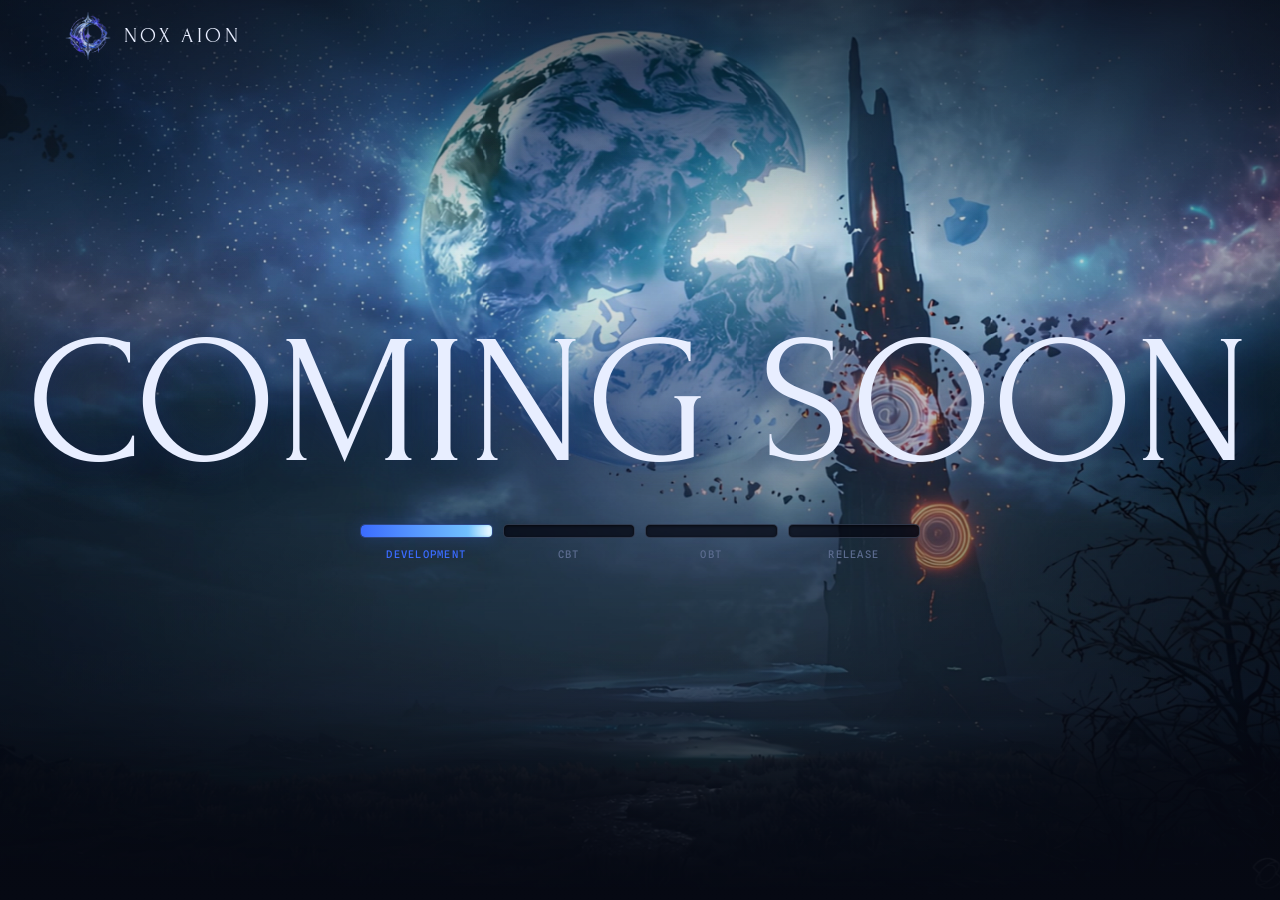
<file: index.html>
<!DOCTYPE html>
<html lang="id">
<head>
  <meta charset="utf-8" />
  <meta name="author" content="Nox Aion 4.8" />
  <meta name="viewport" content="width=device-width, initial-scale=1" />
  <title>NOX AION 4.8 : Upheaval</title>
  <meta name="description" content="Mainkan AION 4.8 dengan Marketplace Web Broker, Prestige Pack, Abyss Leaderboard GP/AP, dan ribuan pemain online tanpa wipe." />
  <link rel="icon" type="image/png" href="assets/aion20/assets/nox-logo.png" />

  <link rel="preconnect" href="https://fonts.googleapis.com" />
  <link rel="preconnect" href="https://fonts.gstatic.com" crossorigin />
  <link href="https://fonts.googleapis.com/css2?family=Forum&family=Hanken+Grotesk:wght@400;500;600;700&family=Spline+Sans+Mono:wght@400;500&display=swap" rel="stylesheet" />

  <link rel="stylesheet" href="assets/aion20/styles/aion-core.css" />
  <link rel="stylesheet" href="assets/aion20/styles/home.css" />
</head>
<body>

<!-- ===================== PRELOADER ===================== -->
<div class="preloader" id="preloader" role="status" aria-label="Loading Portal" data-welcome="Welcome to Atreia">
  <div class="pre-inner">
    <img src="assets/aion20/assets/nox-logo.png" alt="Logo Nox Aion" style="height:88px;width:auto;" />
    <div class="pre-bar"><span id="pre-fill"></span></div>
    <div class="pre-status" id="pre-status">Welcome to Atreia</div>
  </div>
</div>

<!-- ===================== HEADER ===================== -->
<header class="site-header" id="header">
  <div class="wrap nav">
    <a class="brand" href="index.html" aria-label="NOX AION">
      <img src="assets/aion20/assets/nox-logo.png" alt="Logo Nox Aion" />
      <span class="wm">NOX AION</span>
    </a>
  </div>
</header>

<!-- ===================== HERO ===================== -->
<section class="hero hero-coming-soon" id="top" data-screen-label="Hero">
  <video class="hero-bg" autoplay muted loop playsinline poster="assets/aion20/assets/hero-bg.jpg" aria-label="Atreia Landscape">
    <source src="assets/aion20/assets/hero-bg.webm" type="video/webm" />
  </video>
  <div class="hero-scrim"></div>

  <div class="cs-center">
    <h1 class="cs-title">COMING SOON</h1>
    <!-- shortcut: phase states (done / active / upcoming) are static HTML classes, update class when moving to next phase -->
    <div class="cs-phases" role="group" aria-label="Game Development Roadmap Phases">
      <!-- Phase 1 -->
      <div class="cs-seg active" tabindex="0" aria-describedby="tipPhase1">
        <div class="cs-seg-bar"><div class="cs-seg-fill"></div></div>
        <span class="cs-seg-label">DEVELOPMENT</span>
        <div class="cs-tooltip" id="tipPhase1" role="tooltip">
          <div class="cs-tip-head">
            <span class="cs-tip-phase">PHASE 1 · DEVELOPMENT</span>
            <span class="cs-tip-badge active">IN PROGRESS</span>
          </div>
          <p>Core server architecture, Aion 4.8 Upheaval mechanics, and database integration are currently in active development.</p>
        </div>
      </div>

      <!-- Phase 2 -->
      <div class="cs-seg upcoming" tabindex="0" aria-describedby="tipPhase2">
        <div class="cs-seg-bar"><div class="cs-seg-fill"></div></div>
        <span class="cs-seg-label">CBT</span>
        <div class="cs-tooltip" id="tipPhase2" role="tooltip">
          <div class="cs-tip-head">
            <span class="cs-tip-phase">PHASE 2 · CLOSED BETA (CBT)</span>
            <span class="cs-tip-badge upcoming">UPCOMING</span>
          </div>
          <p>Internal class balance, Vision Stigma verification, and Kaldor fortress siege stability trials.</p>
        </div>
      </div>

      <!-- Phase 3 -->
      <div class="cs-seg upcoming" tabindex="0" aria-describedby="tipPhase3">
        <div class="cs-seg-bar"><div class="cs-seg-fill"></div></div>
        <span class="cs-seg-label">OBT</span>
        <div class="cs-tooltip" id="tipPhase3" role="tooltip">
          <div class="cs-tip-head">
            <span class="cs-tip-phase">PHASE 3 · OPEN BETA (OBT)</span>
            <span class="cs-tip-badge upcoming">UPCOMING</span>
          </div>
          <p>Public stress testing, Web Marketplace synchronization, and final PvP combat tuning.</p>
        </div>
      </div>

      <!-- Phase 4 -->
      <div class="cs-seg upcoming" tabindex="0" aria-describedby="tipPhase4">
        <div class="cs-seg-bar"><div class="cs-seg-fill"></div></div>
        <span class="cs-seg-label">RELEASE</span>
        <div class="cs-tooltip" id="tipPhase4" role="tooltip">
          <div class="cs-tip-head">
            <span class="cs-tip-phase">PHASE 4 · OFFICIAL RELEASE</span>
            <span class="cs-tip-badge upcoming">UPCOMING</span>
          </div>
          <p>Grand opening of Atreia with full seasonal rewards, Abyss leaderboards, and permanent progression.</p>
        </div>
      </div>
    </div>
  </div>
</section>

<script src="assets/aion20/home.js"></script>
</body>
</html>
</file>
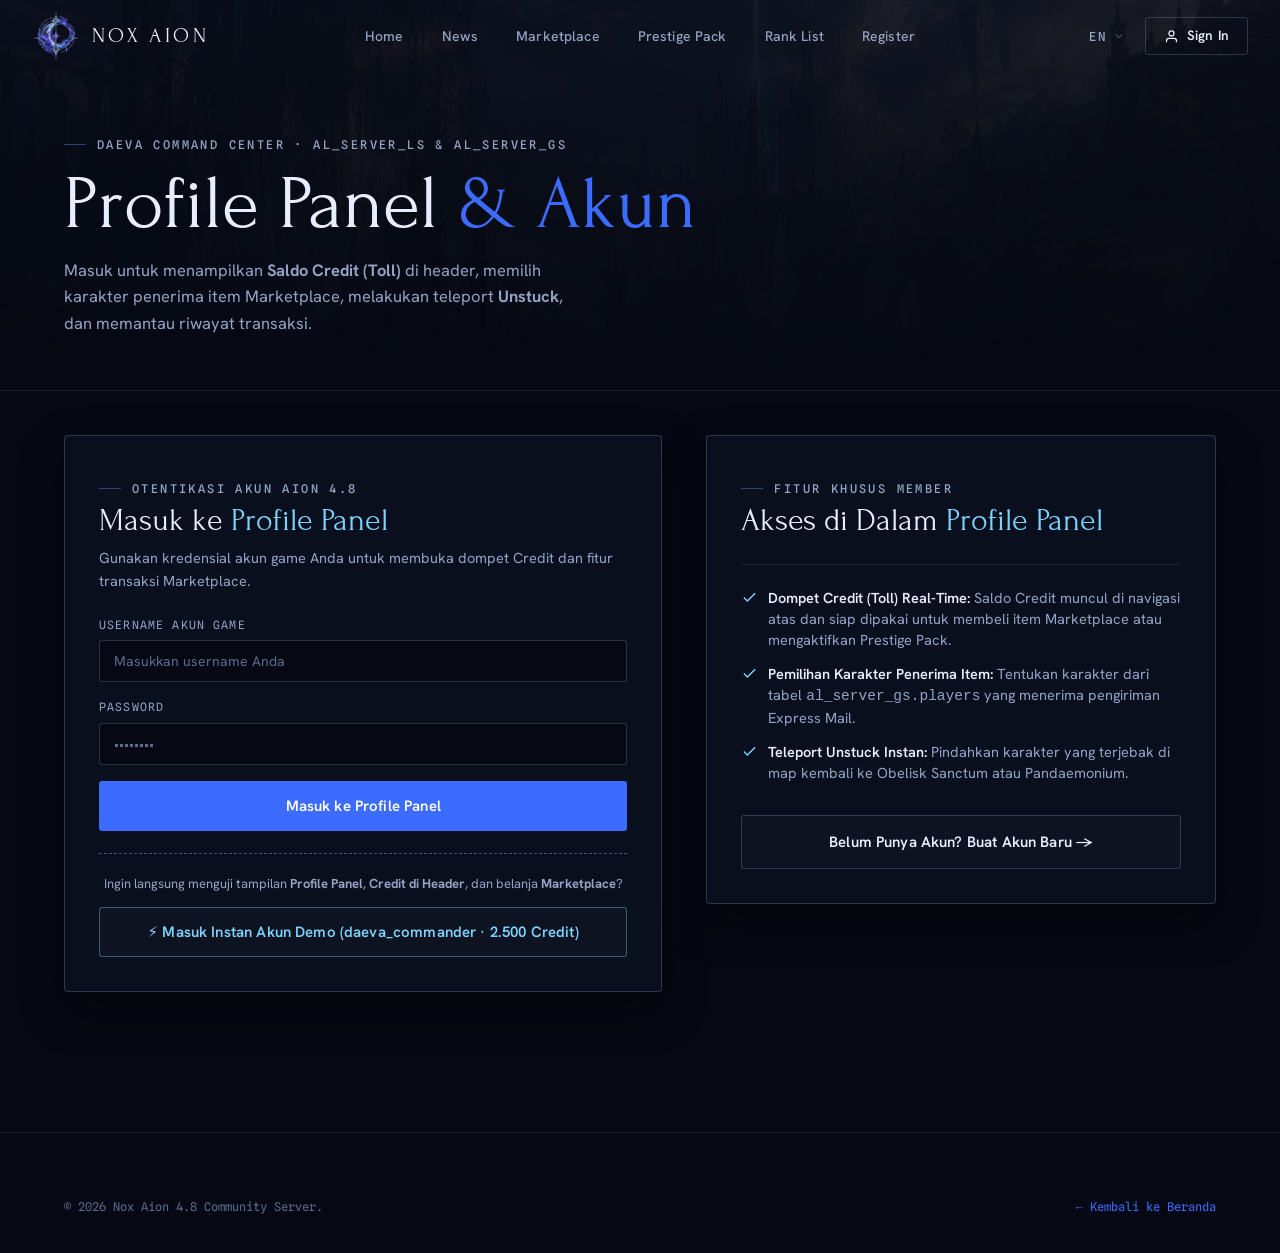
<file: account.html>
<!DOCTYPE html>
<html lang="id">
<head>
  <meta charset="utf-8" />
  <meta name="author" content="Nox Aion 4.8" />
  <meta name="viewport" content="width=device-width, initial-scale=1" />
  <title>Profile Panel &amp; Login Akun | NOX AION 4.8</title>
  <meta name="description" content="Profile Panel Daeva Nox Aion 4.8: kelola saldo Credit (Toll), status Prestige Pack, daftar karakter al_server_gs.players, Unstuck, dan keamanan akun." />
  <link rel="icon" type="image/png" href="assets/aion20/assets/nox-logo.png" />

  <link rel="preconnect" href="https://fonts.googleapis.com" />
  <link rel="preconnect" href="https://fonts.gstatic.com" crossorigin />
  <link href="https://fonts.googleapis.com/css2?family=Forum&family=Hanken+Grotesk:wght@400;500;600;700&family=Spline+Sans+Mono:wght@400;500&display=swap" rel="stylesheet" />

  <link rel="stylesheet" href="assets/aion20/styles/aion-core.css" />
  <link rel="stylesheet" href="assets/aion20/styles/home.css" />
  <link rel="stylesheet" href="assets/aion20/styles/nox-modules.css" />
</head>
<body>

<header class="site-header scrolled" id="header">
  <div class="wrap nav">
    <a class="brand" href="index.html" aria-label="NOX AION">
      <img src="assets/aion20/assets/nox-logo.png" alt="Logo Nox Aion" />
      <span class="wm">NOX AION</span>
    </a>

    <ul class="nav-links">
      <li><a href="index.html">Beranda</a></li>
      <li><a href="news.html">News</a></li>
      <li><a href="marketplace.html">Marketplace</a></li>
      <li><a href="prestige.html">Prestige Pack</a></li>
      <li><a href="ratings.html">Rank List</a></li>
      <li><a href="register.html">Register</a></li>
    </ul>

    <div class="nav-right">
      <div class="lang" id="lang">
        <button type="button" class="lang-btn" id="langBtn" aria-expanded="false" aria-label="Select Language">
          <span id="currentLangCode">EN</span>
          <svg class="chev" viewBox="0 0 24 24" fill="none" stroke="currentColor" stroke-width="2"><path d="m6 9 6 6 6-6"/></svg>
        </button>
        <div class="lang-menu" role="menu">
          <button type="button" class="active" data-set-lang="en"><span>English</span><span class="code">EN</span></button>
          <button type="button" data-set-lang="id"><span>Bahasa</span><span class="code">ID</span></button>
          <button type="button" data-set-lang="ph"><span>Filipino</span><span class="code">PH</span></button>
        </div>
      </div>

      <a class="register-nav-btn" id="headerRegisterBtn" href="register.html">Daftar Akun</a>

      <a class="login-btn" href="account.html">
        <svg viewBox="0 0 24 24" fill="none" stroke="currentColor" stroke-width="2"><path d="M20 21v-2a4 4 0 0 0-4-4H8a4 4 0 0 0-4 4v2"/><circle cx="12" cy="7" r="4"/></svg>
        <span id="headerAccountTxt">Masuk Akun</span>
      </a>

      <button class="burger" id="burger" aria-label="Buka Menu Navigasi"><span></span><span></span><span></span></button>
    </div>
  </div>
</header>

<nav class="mobile-menu" id="mobileMenu">
  <a href="index.html">Beranda</a>
  <a href="marketplace.html">Marketplace</a>
  <a href="prestige.html">Prestige Pack</a>
  <a href="ratings.html">Rank List</a>
  <a href="register.html">Buat Akun Baru (Register)</a>
  <a href="account.html">Profile Panel / Login</a>
</nav>

<!-- ===================== PAGE HERO ===================== -->
<section class="page-hero">
  <div class="page-hero-bg"></div>
  <div class="wrap page-hero-head">
    <div>
      <span class="kicker">Daeva Command Center · al_server_ls &amp; al_server_gs</span>
      <h1>Profile Panel <span class="accent">&amp; Akun</span></h1>
      <p class="sub">Masuk untuk menampilkan <b>Saldo Credit (Toll)</b> di header, memilih karakter penerima item Marketplace, melakukan teleport <b>Unstuck</b>, dan memantau riwayat transaksi.</p>
    </div>
  </div>
</section>

<!-- ===================== ACCOUNT / PROFILE CONTENT ===================== -->
<section class="section-pad" style="padding-top:44px;">
  <div class="wrap">

    <!-- ==========================================================
         STATE 1: GUEST LOGIN VIEW (Muncul jika belum login)
         ========================================================== -->
    <div id="accountGuestView" class="split-page-grid">
      <div class="panel-box">
        <span class="kicker" style="margin-bottom:6px;">Otentikasi Akun AION 4.8</span>
        <h2>Masuk ke <span style="color:var(--gold);">Profile Panel</span></h2>
        <p style="color:var(--muted);font-size:14.5px;margin-bottom:24px;">
          Gunakan kredensial akun game Anda untuk membuka dompet Credit dan fitur transaksi Marketplace.
        </p>

        <form id="pageLoginForm" class="form-stack">
          <div class="form-group">
            <label for="loginPageUsername">Username Akun Game</label>
            <input type="text" id="loginPageUsername" class="input-field" placeholder="Masukkan username Anda" required />
          </div>

          <div class="form-group">
            <label for="loginPagePassword">Password</label>
            <input type="password" id="loginPagePassword" class="input-field" placeholder="••••••••" required />
          </div>

          <button type="submit" class="btn btn-primary" style="justify-content:center;width:100%;">
            Masuk ke Profile Panel
          </button>
        </form>

        <div style="margin-top:22px;padding-top:20px;border-top:1px dashed var(--gold-line);text-align:center;">
          <p style="font-size:13px;color:var(--muted);margin-bottom:12px;">
            Ingin langsung menguji tampilan <b>Profile Panel</b>, <b>Credit di Header</b>, dan belanja <b>Marketplace</b>?
          </p>
          <button type="button" id="btnDemoQuickLogin" class="btn btn-ghost" style="justify-content:center;width:100%;border-color:var(--gold-line);color:var(--gold);">
            ⚡ Masuk Instan Akun Demo (daeva_commander · 2.500 Credit)
          </button>
        </div>
      </div>

      <div class="panel-box">
        <span class="kicker" style="margin-bottom:6px;">Fitur Khusus Member</span>
        <h3>Akses di Dalam <span style="color:var(--gold);">Profile Panel</span></h3>
        <ul class="prestige-perks">
          <li>
            <svg viewBox="0 0 24 24" fill="none" stroke="currentColor" stroke-width="2"><path d="M20 6 9 17l-5-5"/></svg>
            <span><b>Dompet Credit (Toll) Real-Time:</b> Saldo Credit muncul di navigasi atas dan siap dipakai untuk membeli item Marketplace atau mengaktifkan Prestige Pack.</span>
          </li>
          <li>
            <svg viewBox="0 0 24 24" fill="none" stroke="currentColor" stroke-width="2"><path d="M20 6 9 17l-5-5"/></svg>
            <span><b>Pemilihan Karakter Penerima Item:</b> Tentukan karakter dari tabel <code>al_server_gs.players</code> yang menerima pengiriman Express Mail.</span>
          </li>
          <li>
            <svg viewBox="0 0 24 24" fill="none" stroke="currentColor" stroke-width="2"><path d="M20 6 9 17l-5-5"/></svg>
            <span><b>Teleport Unstuck Instan:</b> Pindahkan karakter yang terjebak di map kembali ke Obelisk Sanctum atau Pandaemonium.</span>
          </li>
        </ul>
        <a href="register.html" class="btn btn-ghost" style="justify-content:center;width:100%;">
          Belum Punya Akun? Buat Akun Baru →
        </a>
      </div>
    </div>

    <!-- ==========================================================
         STATE 2: LOGGED-IN PROFILE PANEL (Muncul setelah login)
         ========================================================== -->
    <div id="accountMemberView" class="profile-layout" hidden>
      <!-- Sidebar Profile -->
      <aside class="profile-sidebar">
        <div class="profile-user-card">
          <div class="profile-avatar" id="profAvatarInitial">D</div>
          <div class="profile-user-meta">
            <strong id="profUsername">daeva_commander</strong>
            <small id="profEmail">commander@noxaion.com</small>
            <span class="race-badge elyos" style="margin-top:6px;font-size:10px;padding:2px 7px;">Status: Aktif · Verified</span>
          </div>
        </div>

        <nav class="profile-nav" aria-label="Menu Profile Panel">
          <button type="button" class="profile-nav-btn active" data-prof-tab="overview">
            <span class="nav-lbl">
              <svg viewBox="0 0 24 24" fill="none" stroke="currentColor" stroke-width="1.8"><rect x="3" y="3" width="7" height="7" rx="1"/><rect x="14" y="3" width="7" height="7" rx="1"/><rect x="14" y="14" width="7" height="7" rx="1"/><rect x="3" y="14" width="7" height="7" rx="1"/></svg>
              <span>Ringkasan &amp; Dompet</span>
            </span>
            <span>›</span>
          </button>
          <button type="button" class="profile-nav-btn" data-prof-tab="characters">
            <span class="nav-lbl">
              <svg viewBox="0 0 24 24" fill="none" stroke="currentColor" stroke-width="1.8"><path d="M16 21v-2a4 4 0 0 0-4-4H6a4 4 0 0 0-4 4v2"/><circle cx="9" cy="7" r="4"/><path d="M22 21v-2a4 4 0 0 0-3-3.87"/><path d="M16 3.13a4 4 0 0 1 0 7.75"/></svg>
              <span>Karakter &amp; Unstuck</span>
            </span>
            <span>›</span>
          </button>
          <button type="button" class="profile-nav-btn" data-prof-tab="transactions">
            <span class="nav-lbl">
              <svg viewBox="0 0 24 24" fill="none" stroke="currentColor" stroke-width="1.8"><rect x="2" y="5" width="20" height="14" rx="2"/><path d="M2 10h20"/></svg>
              <span>Riwayat Transaksi</span>
            </span>
            <span>›</span>
          </button>
          <button type="button" class="profile-nav-btn" data-prof-tab="security">
            <span class="nav-lbl">
              <svg viewBox="0 0 24 24" fill="none" stroke="currentColor" stroke-width="1.8"><rect x="3" y="11" width="18" height="11" rx="2"/><path d="M7 11V7a5 5 0 0 1 10 0v4"/></svg>
              <span>Ganti Password Game</span>
            </span>
            <span>›</span>
          </button>
        </nav>

        <div style="padding-top:14px;border-top:1px solid var(--line);display:flex;flex-direction:column;gap:8px;">
          <button type="button" class="btn btn-primary" data-open-topup="true" style="justify-content:center;width:100%;padding:11px 14px;font-size:13.5px;">
            + Top Up Credit (Toll)
          </button>
          <button type="button" id="btnProfileLogout" class="btn btn-ghost" style="justify-content:center;width:100%;padding:11px 14px;font-size:13.5px;">
            Keluar Akun (Logout)
          </button>
        </div>
      </aside>

      <!-- Main Content Profile -->
      <div class="profile-main">
        <!-- 4-Column Symmetric KPI Row -->
        <div class="kpi-grid">
          <div class="kpi-card">
            <span class="k-lbl">Saldo Credit (Toll)</span>
            <div class="k-val" id="profCreditVal" style="color:var(--gold);">◈ 2.500</div>
            <span class="k-sub">al_server_ls.account_data.toll</span>
          </div>
          <div class="kpi-card">
            <span class="k-lbl">Status Membership</span>
            <div class="k-val" id="profVipVal">Archon VIP</div>
            <span class="k-sub" id="profVipSub">Membership Tier 2 · Aktif</span>
          </div>
          <div class="kpi-card">
            <span class="k-lbl">Karakter Terdaftar</span>
            <div class="k-val" id="profCharCount">2 Karakter</div>
            <span class="k-sub">al_server_gs.players</span>
          </div>
          <div class="kpi-card">
            <span class="k-lbl">Penerima Express Mail</span>
            <div class="k-val" id="profActiveChar" style="color:#4ade80;">Mirinda</div>
            <span class="k-sub">Target Pengiriman Item</span>
          </div>
        </div>

        <!-- TAB 1: OVERVIEW -->
        <div class="panel-box" data-prof-pane="overview">
          <div style="display:flex;align-items:flex-end;justify-content:space-between;gap:16px;flex-wrap:wrap;padding-bottom:16px;border-bottom:1px solid var(--line);">
            <div>
              <span class="kicker" style="margin-bottom:6px;">Sinkronisasi Database AION 4.8</span>
              <h3 style="margin-bottom:0;">Informasi Akun &amp; <span style="color:var(--gold);">Parameter Server</span></h3>
            </div>
            <div style="display:flex;gap:10px;flex-wrap:wrap;">
              <a href="marketplace.html" class="btn btn-primary" style="padding:9px 16px;font-size:13.5px;">Buka Marketplace</a>
              <a href="prestige.html" class="btn btn-ghost" style="padding:9px 16px;font-size:13.5px;">Upgrade Prestige</a>
            </div>
          </div>

          <div class="account-info-grid">
            <div class="account-info-item">
              <span class="lbl">Username LoginServer</span>
              <span class="val" id="infoAccountName">daeva_commander</span>
            </div>
            <div class="account-info-item">
              <span class="lbl">Email Terdaftar</span>
              <span class="val" id="infoAccountEmail">commander@noxaion.com</span>
            </div>
            <div class="account-info-item">
              <span class="lbl">Paket Membership</span>
              <span class="val" id="infoAccountTier" style="color:var(--gold);">Archon Prestige Pack (30 Hari)</span>
            </div>
            <div class="account-info-item">
              <span class="lbl">Karakter Penerima Aktif</span>
              <span class="val" id="infoActiveChar" style="color:#4ade80;">Mirinda</span>
            </div>
            <div class="account-info-item">
              <span class="lbl">Status Enkripsi Password</span>
              <span class="val">SHA-1 Base64 (Native 4.8)</span>
            </div>
            <div class="account-info-item">
              <span class="lbl">Status Akun Game</span>
              <span class="val" style="color:#4ade80;">Activated = 1 (Normal)</span>
            </div>
          </div>

          <h4 style="font-family:var(--mono);font-size:12px;text-transform:uppercase;letter-spacing:0.14em;color:var(--muted);margin-bottom:12px;">
            Karakter Terhubung &amp; Pintasan Unstuck
          </h4>
          <div class="char-grid" id="overviewCharGrid">
            <!-- Dirender oleh nox-app.js -->
          </div>
        </div>

        <!-- TAB 2: CHARACTERS & UNSTUCK -->
        <div class="panel-box" data-prof-pane="characters" hidden>
          <span class="kicker" style="margin-bottom:6px;">Manajemen Karakter In-Game</span>
          <h3>Daftar Karakter <span style="color:var(--gold);">(al_server_gs.players)</span></h3>
          <p style="color:var(--muted);font-size:14.5px;margin-bottom:20px;">
            Pilih karakter utama yang akan menerima pengiriman item Marketplace, atau tekan tombol <b>Unstuck</b> jika karakter Anda terjebak di dalam koordinat map.
          </p>
          <div class="char-grid" id="profCharGrid">
            <!-- Dirender oleh nox-app.js -->
          </div>
        </div>

        <!-- TAB 3: TRANSACTIONS -->
        <div class="panel-box" data-prof-pane="transactions" hidden>
          <div style="display:flex;align-items:center;justify-content:space-between;gap:14px;flex-wrap:wrap;margin-bottom:18px;">
            <div>
              <span class="kicker" style="margin-bottom:6px;">Buku Besar Credit &amp; Toll</span>
              <h3 style="margin-bottom:0;">Riwayat Mutasi <span style="color:var(--gold);">Credit (Toll)</span></h3>
            </div>
            <button type="button" class="btn btn-primary" data-open-topup="true" style="padding:9px 16px;font-size:13.5px;">+ Top Up Credit</button>
          </div>
          <div class="rank-table-wrap">
            <table class="rank-table compact-table">
              <thead>
                <tr>
                  <th>Tanggal</th>
                  <th>Deskripsi Transaksi / Layanan</th>
                  <th class="col-num">Mutasi Credit</th>
                  <th>Status</th>
                </tr>
              </thead>
              <tbody id="profTxBody">
                <!-- Dirender oleh nox-app.js -->
              </tbody>
            </table>
          </div>
        </div>

        <!-- TAB 4: SECURITY -->
        <div class="panel-box" data-prof-pane="security" hidden>
          <span class="kicker" style="margin-bottom:6px;">Keamanan LoginServer</span>
          <h3>Ubah Password <span style="color:var(--gold);">Login Game</span></h3>
          <p style="color:var(--muted);font-size:14.5px;margin-bottom:20px;">
            Memperbarui kolom <code>password</code> (SHA-1 Base64) pada tabel <code>al_server_ls.account_data</code>. Pastikan akun Anda sedang keluar dari dalam game sebelum mengganti password.
          </p>
          <form id="profPassForm" class="form-stack" style="max-width:460px;">
            <div class="form-group">
              <label for="profOldPass">Password Saat Ini</label>
              <input type="password" id="profOldPass" class="input-field" placeholder="••••••••" required />
            </div>
            <div class="form-group">
              <label for="profNewPass">Password Baru (Minimal 6 Karakter)</label>
              <input type="password" id="profNewPass" class="input-field" placeholder="Masukkan password baru" minlength="6" required />
            </div>
            <button type="submit" class="btn btn-primary" style="justify-content:center;">
              Simpan Password Baru
            </button>
          </form>
        </div>

      </div>
    </div>

  </div>
</section>

<!-- ===================== FOOTER ===================== -->
<footer class="site-footer">
  <div class="wrap">
    <div class="footer-bottom" style="margin-top:0;">
      <span class="disclaimer">© 2026 Nox Aion 4.8 Community Server.</span>
      <a href="index.html" style="color:var(--accent);">← Kembali ke Beranda</a>
    </div>
  </div>
</footer>

<!-- MODAL TOP UP CREDIT -->
<div class="nox-modal-backdrop" id="topupModal" role="dialog" aria-modal="true" aria-labelledby="topupModalTitle" aria-hidden="true">
  <div class="nox-modal">
    <button type="button" class="modal-close" data-close-modal="topupModal" aria-label="Tutup Jendela">✕</button>
    <span class="kicker" style="margin-bottom:8px;">Sinkronisasi al_server_ls.account_data.toll</span>
    <h3 id="topupModalTitle" style="font-size:28px;margin-bottom:18px;">Isi Ulang <span style="color:var(--gold);">Credit (Toll)</span></h3>
    <form id="topupForm" class="form-stack">
      <div class="topup-packages">
        <button type="button" class="topup-Option" data-topup-amt="500"><span class="credit-amt">500 Credit</span><span class="idr-price">Rp 50.000 · Instan</span></button>
        <button type="button" class="topup-Option selected" data-topup-amt="1250"><span class="credit-amt">1.250 Credit</span><span class="idr-price">Rp 100.000 · Bonus +250</span></button>
        <button type="button" class="topup-Option" data-topup-amt="2750"><span class="credit-amt">2.750 Credit</span><span class="idr-price">Rp 200.000 · Bonus +750</span></button>
        <button type="button" class="topup-Option" data-topup-amt="6000"><span class="credit-amt">6.000 Credit</span><span class="idr-price">Rp 400.000 · Bonus +2.000</span></button>
      </div>
      <div class="form-group">
        <label for="topupMethod">Metode Pembayaran Otomatis</label>
        <select id="topupMethod" class="input-field">
          <option value="QRIS Instant">QRIS (Semua E-Wallet &amp; Mobile Banking)</option>
          <option value="BCA Virtual Account">BCA Virtual Account</option>
          <option value="Mandiri Virtual Account">Mandiri Virtual Account</option>
        </select>
      </div>
      <button type="submit" class="btn btn-primary" style="justify-content:center;">Konfirmasi Top Up Sekarang</button>
    </form>
  </div>
</div>

<aside class="access-toast" id="access-toast" role="status" aria-live="polite">
  <button type="button" class="toast-close" aria-label="Tutup Notifikasi">
    <svg viewBox="0 0 24 24" fill="none" stroke="currentColor" stroke-width="2"><path d="M18 6 6 18M6 6l12 12"/></svg>
  </button>
  <div class="toast-icon">
    <svg viewBox="0 0 24 24" fill="none" stroke="currentColor" stroke-width="1.8"><path d="M12 2 4 6v6c0 5 3.5 8 8 10 4.5-2 8-5 8-10V6l-8-4Z"/></svg>
  </div>
  <div class="toast-body">
    <h4>Sistem Nox Aion 4.8</h4>
    <p id="toastMessageText"></p>
  </div>
</aside>

<script src="assets/aion20/home.js"></script>
<script src="assets/aion20/nox-app.js"></script>
</body>
</html>
</file>
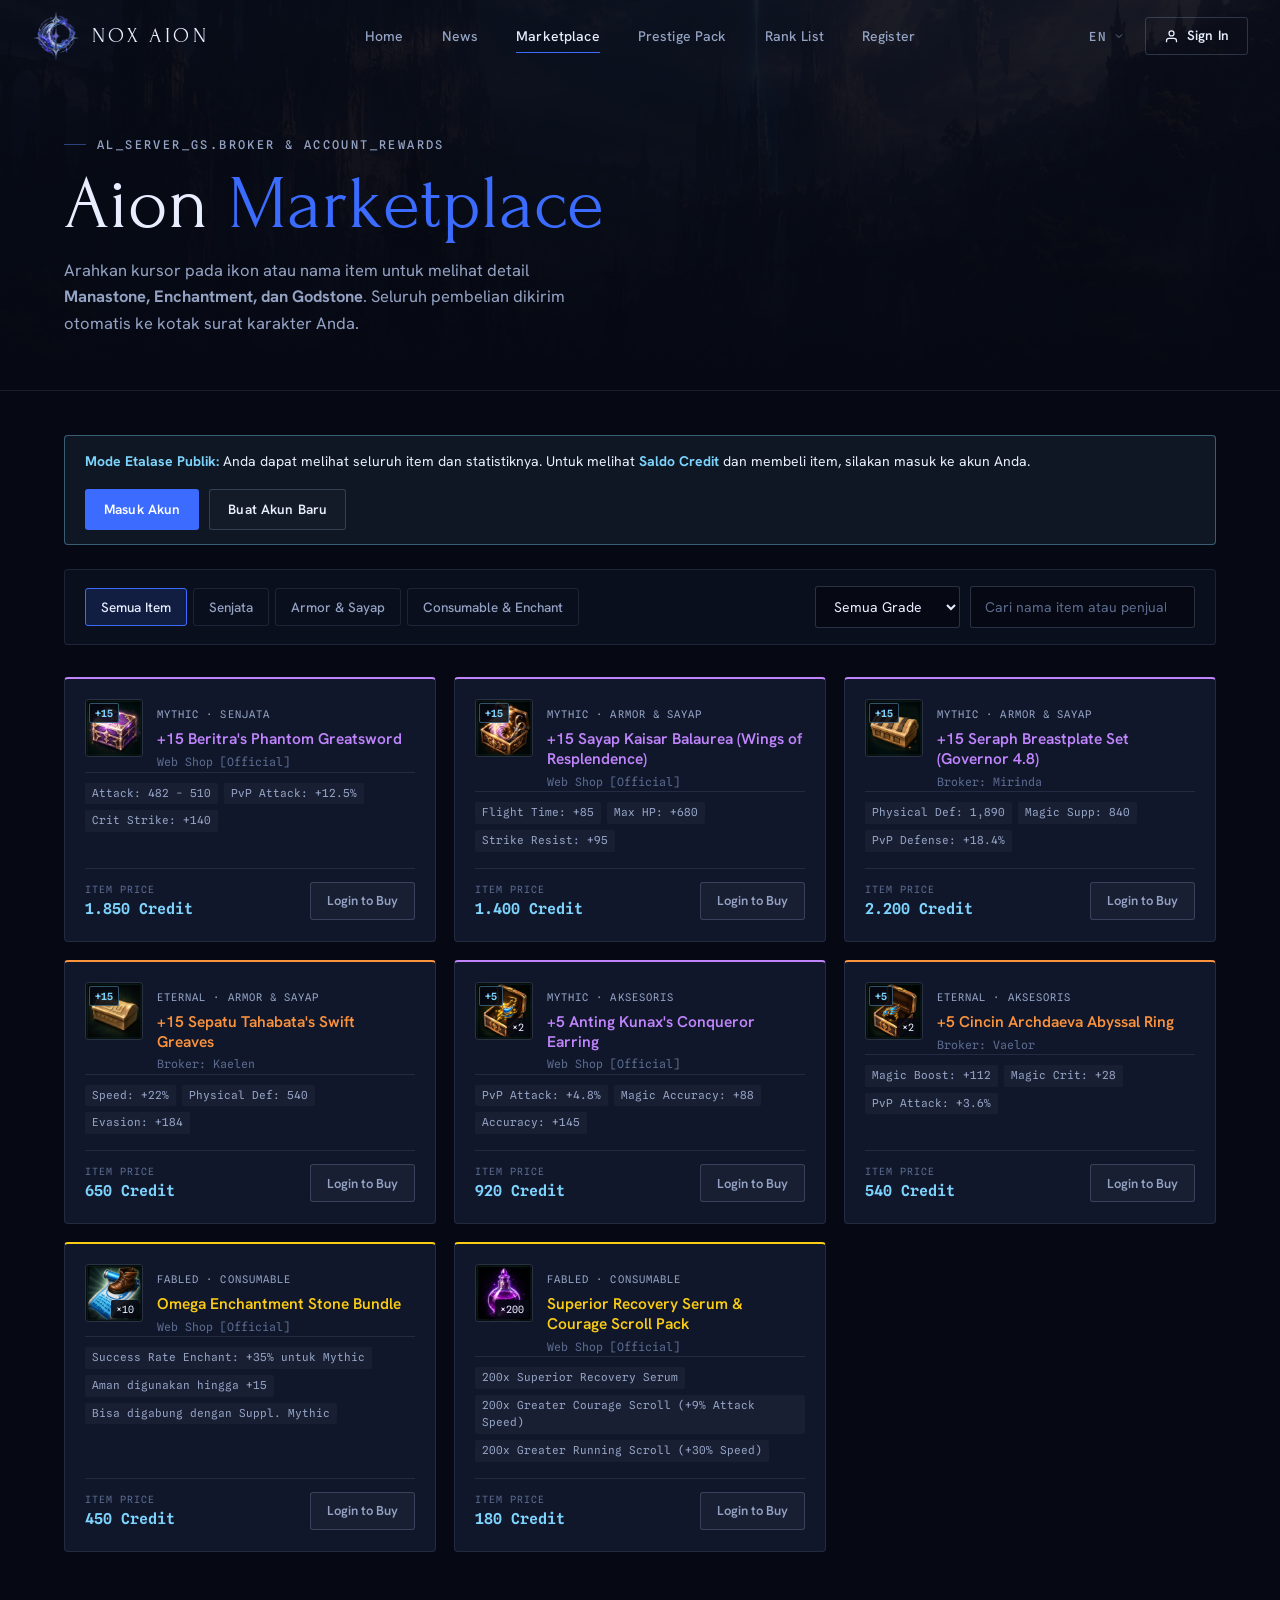
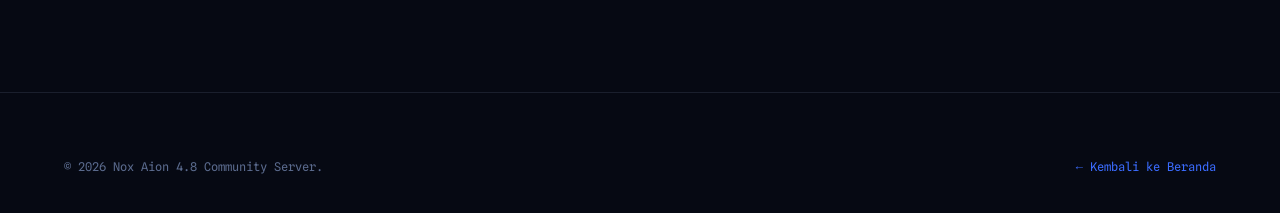
<file: marketplace.html>
<!DOCTYPE html>
<html lang="id">
<head>
  <meta charset="utf-8" />
  <meta name="author" content="Nox Aion 4.8" />
  <meta name="viewport" content="width=device-width, initial-scale=1" />
  <title>Marketplace &amp; Web Broker | NOX AION 4.8</title>
  <meta name="description" content="Katalog Web Marketplace & Broker AION 4.8. Lihat senjata Mythic, armor Governor, sayap, dan consumable dengan Aion DB Item Tooltip." />
  <link rel="icon" type="image/png" href="assets/aion20/assets/nox-logo.png" />

  <link rel="preconnect" href="https://fonts.googleapis.com" />
  <link rel="preconnect" href="https://fonts.gstatic.com" crossorigin />
  <link href="https://fonts.googleapis.com/css2?family=Forum&family=Hanken+Grotesk:wght@400;500;600;700&family=Spline+Sans+Mono:wght@400;500&display=swap" rel="stylesheet" />

  <link rel="stylesheet" href="assets/aion20/styles/aion-core.css" />
  <link rel="stylesheet" href="assets/aion20/styles/home.css" />
  <link rel="stylesheet" href="assets/aion20/styles/nox-modules.css" />
</head>
<body>

<header class="site-header scrolled" id="header">
  <div class="wrap nav">
    <a class="brand" href="index.html" aria-label="NOX AION">
      <img src="assets/aion20/assets/nox-logo.png" alt="Logo Nox Aion" />
      <span class="wm">NOX AION</span>
    </a>

    <ul class="nav-links">
      <li><a href="index.html">Beranda</a></li>
      <li><a href="news.html">News</a></li>
      <li><a href="marketplace.html" class="active">Marketplace</a></li>
      <li><a href="prestige.html">Prestige Pack</a></li>
      <li><a href="ratings.html">Rank List</a></li>
      <li><a href="register.html">Register</a></li>
    </ul>

    <div class="nav-right">
      <div class="lang" id="lang">
        <button type="button" class="lang-btn" id="langBtn" aria-expanded="false" aria-label="Select Language">
          <span id="currentLangCode">EN</span>
          <svg class="chev" viewBox="0 0 24 24" fill="none" stroke="currentColor" stroke-width="2"><path d="m6 9 6 6 6-6"/></svg>
        </button>
        <div class="lang-menu" role="menu">
          <button type="button" class="active" data-set-lang="en"><span>English</span><span class="code">EN</span></button>
          <button type="button" data-set-lang="id"><span>Bahasa</span><span class="code">ID</span></button>
          <button type="button" data-set-lang="ph"><span>Filipino</span><span class="code">PH</span></button>
        </div>
      </div>

      <a class="register-nav-btn" id="headerRegisterBtn" href="register.html">Daftar Akun</a>

      <a class="login-btn" href="account.html">
        <svg viewBox="0 0 24 24" fill="none" stroke="currentColor" stroke-width="2"><path d="M20 21v-2a4 4 0 0 0-4-4H8a4 4 0 0 0-4 4v2"/><circle cx="12" cy="7" r="4"/></svg>
        <span id="headerAccountTxt">Masuk Akun</span>
      </a>

      <button class="burger" id="burger" aria-label="Buka Menu Navigasi"><span></span><span></span><span></span></button>
    </div>
  </div>
</header>

<nav class="mobile-menu" id="mobileMenu">
  <a href="index.html">Beranda</a>
  <a href="marketplace.html">Marketplace</a>
  <a href="prestige.html">Prestige Pack</a>
  <a href="ratings.html">Rank List</a>
  <a href="register.html">Buat Akun Baru (Register)</a>
  <a href="account.html">Profile Panel / Login</a>
</nav>

<!-- ===================== PAGE HERO ===================== -->
<section class="page-hero">
  <div class="page-hero-bg"></div>
  <div class="wrap page-hero-head">
    <div>
      <span class="kicker">al_server_gs.broker &amp; account_rewards</span>
      <h1>Aion <span class="accent">Marketplace</span></h1>
      <p class="sub">Arahkan kursor pada ikon atau nama item untuk melihat detail <b>Manastone, Enchantment, dan Godstone</b>. Seluruh pembelian dikirim otomatis ke kotak surat karakter Anda.</p>
    </div>
  </div>
</section>

<!-- ===================== MARKETPLACE CONTENT ===================== -->
<section class="section-pad" style="padding-top:44px;">
  <div class="wrap">

    <!-- Banner saat Belum Login (Tamu) -->
    <div class="auth-notice-bar" id="guestNoticeBanner">
      <div>
        <b>Mode Etalase Publik:</b> Anda dapat melihat seluruh item dan statistiknya. Untuk melihat <b>Saldo Credit</b> dan membeli item, silakan masuk ke akun Anda.
      </div>
      <div class="auth-notice-actions">
        <a href="account.html" class="btn btn-primary" style="padding:9px 18px;font-size:13.5px;">Masuk Akun</a>
        <a href="register.html" class="btn btn-ghost" style="padding:9px 18px;font-size:13.5px;">Buat Akun Baru</a>
      </div>
    </div>

    <!-- Banner saat Sudah Login (Member) -->
    <div class="auth-notice-bar" id="memberActiveBanner" hidden style="border-color:rgba(74, 222, 128, 0.35);background:rgba(74, 222, 128, 0.06);">
      <div>
        Karakter Penerima Item: <b id="activeCharBannerTxt" style="color:#4ade80;">Mirinda</b> · Saldo Tersedia: <b id="activeCreditBannerTxt">2.500 Credit</b>
      </div>
      <div class="auth-notice-actions">
        <button type="button" class="btn btn-primary" data-open-topup="true" style="padding:9px 18px;font-size:13.5px;">+ Top Up Credit</button>
        <a href="account.html" class="btn btn-ghost" style="padding:9px 18px;font-size:13.5px;">Ganti Karakter di Profile</a>
      </div>
    </div>

    <div class="filter-bar">
      <div class="filter-tabs" role="tablist" aria-label="Kategori Item Marketplace">
        <button type="button" class="filter-btn active" data-market-cat="all">Semua Item</button>
        <button type="button" class="filter-btn" data-market-cat="weapon">Senjata</button>
        <button type="button" class="filter-btn" data-market-cat="armor">Armor &amp; Sayap</button>
        <button type="button" class="filter-btn" data-market-cat="consumable">Consumable &amp; Enchant</button>
      </div>

      <div class="filter-search">
        <select id="marketGradeFilter" class="input-field" style="max-width:145px;" aria-label="Filter Grade Item">
          <option value="all">Semua Grade</option>
          <option value="mythic">Mythic (Ungu)</option>
          <option value="eternal">Eternal (Oranye)</option>
          <option value="fabled">Fabled (Emas)</option>
        </select>
        <input type="search" id="marketSearchInput" class="input-field" placeholder="Cari nama item atau penjual..." aria-label="Cari item di Marketplace" />
      </div>
    </div>

    <div class="market-grid" id="marketGrid"></div>
  </div>
</section>

<!-- ===================== FOOTER ===================== -->
<footer class="site-footer">
  <div class="wrap">
    <div class="footer-bottom" style="margin-top:0;">
      <span class="disclaimer">© 2026 Nox Aion 4.8 Community Server.</span>
      <a href="index.html" style="color:var(--accent);">← Kembali ke Beranda</a>
    </div>
  </div>
</footer>

<div id="aionTooltip" class="aion-tooltip" role="tooltip" aria-hidden="true"></div>

<!-- MODAL TOP UP CREDIT -->
<div class="nox-modal-backdrop" id="topupModal" role="dialog" aria-modal="true" aria-labelledby="topupModalTitle" aria-hidden="true">
  <div class="nox-modal">
    <button type="button" class="modal-close" data-close-modal="topupModal" aria-label="Tutup Jendela">✕</button>
    <span class="kicker" style="margin-bottom:8px;">Sinkronisasi al_server_ls.account_data.toll</span>
    <h3 id="topupModalTitle" style="font-size:28px;margin-bottom:18px;">Isi Ulang <span style="color:var(--gold);">Credit (Toll)</span></h3>
    <form id="topupForm" class="form-stack">
      <div class="topup-packages">
        <button type="button" class="topup-Option" data-topup-amt="500"><span class="credit-amt">500 Credit</span><span class="idr-price">Rp 50.000 · Instan</span></button>
        <button type="button" class="topup-Option selected" data-topup-amt="1250"><span class="credit-amt">1.250 Credit</span><span class="idr-price">Rp 100.000 · Bonus +250</span></button>
        <button type="button" class="topup-Option" data-topup-amt="2750"><span class="credit-amt">2.750 Credit</span><span class="idr-price">Rp 200.000 · Bonus +750</span></button>
        <button type="button" class="topup-Option" data-topup-amt="6000"><span class="credit-amt">6.000 Credit</span><span class="idr-price">Rp 400.000 · Bonus +2.000</span></button>
      </div>
      <div class="form-group">
        <label for="topupMethod">Metode Pembayaran Otomatis</label>
        <select id="topupMethod" class="input-field">
          <option value="QRIS Instant">QRIS (Semua E-Wallet &amp; Mobile Banking)</option>
          <option value="BCA Virtual Account">BCA Virtual Account</option>
          <option value="Mandiri Virtual Account">Mandiri Virtual Account</option>
        </select>
      </div>
      <button type="submit" class="btn btn-primary" style="justify-content:center;">Konfirmasi Top Up Sekarang</button>
    </form>
  </div>
</div>

<aside class="access-toast" id="access-toast" role="status" aria-live="polite">
  <button type="button" class="toast-close" aria-label="Tutup Notifikasi">
    <svg viewBox="0 0 24 24" fill="none" stroke="currentColor" stroke-width="2"><path d="M18 6 6 18M6 6l12 12"/></svg>
  </button>
  <div class="toast-icon">
    <svg viewBox="0 0 24 24" fill="none" stroke="currentColor" stroke-width="1.8"><path d="M12 2 4 6v6c0 5 3.5 8 8 10 4.5-2 8-5 8-10V6l-8-4Z"/></svg>
  </div>
  <div class="toast-body">
    <h4>Sistem Nox Aion 4.8</h4>
    <p id="toastMessageText"></p>
  </div>
</aside>

<script src="assets/aion20/home.js"></script>
<script src="assets/aion20/nox-app.js"></script>
</body>
</html>
</file>
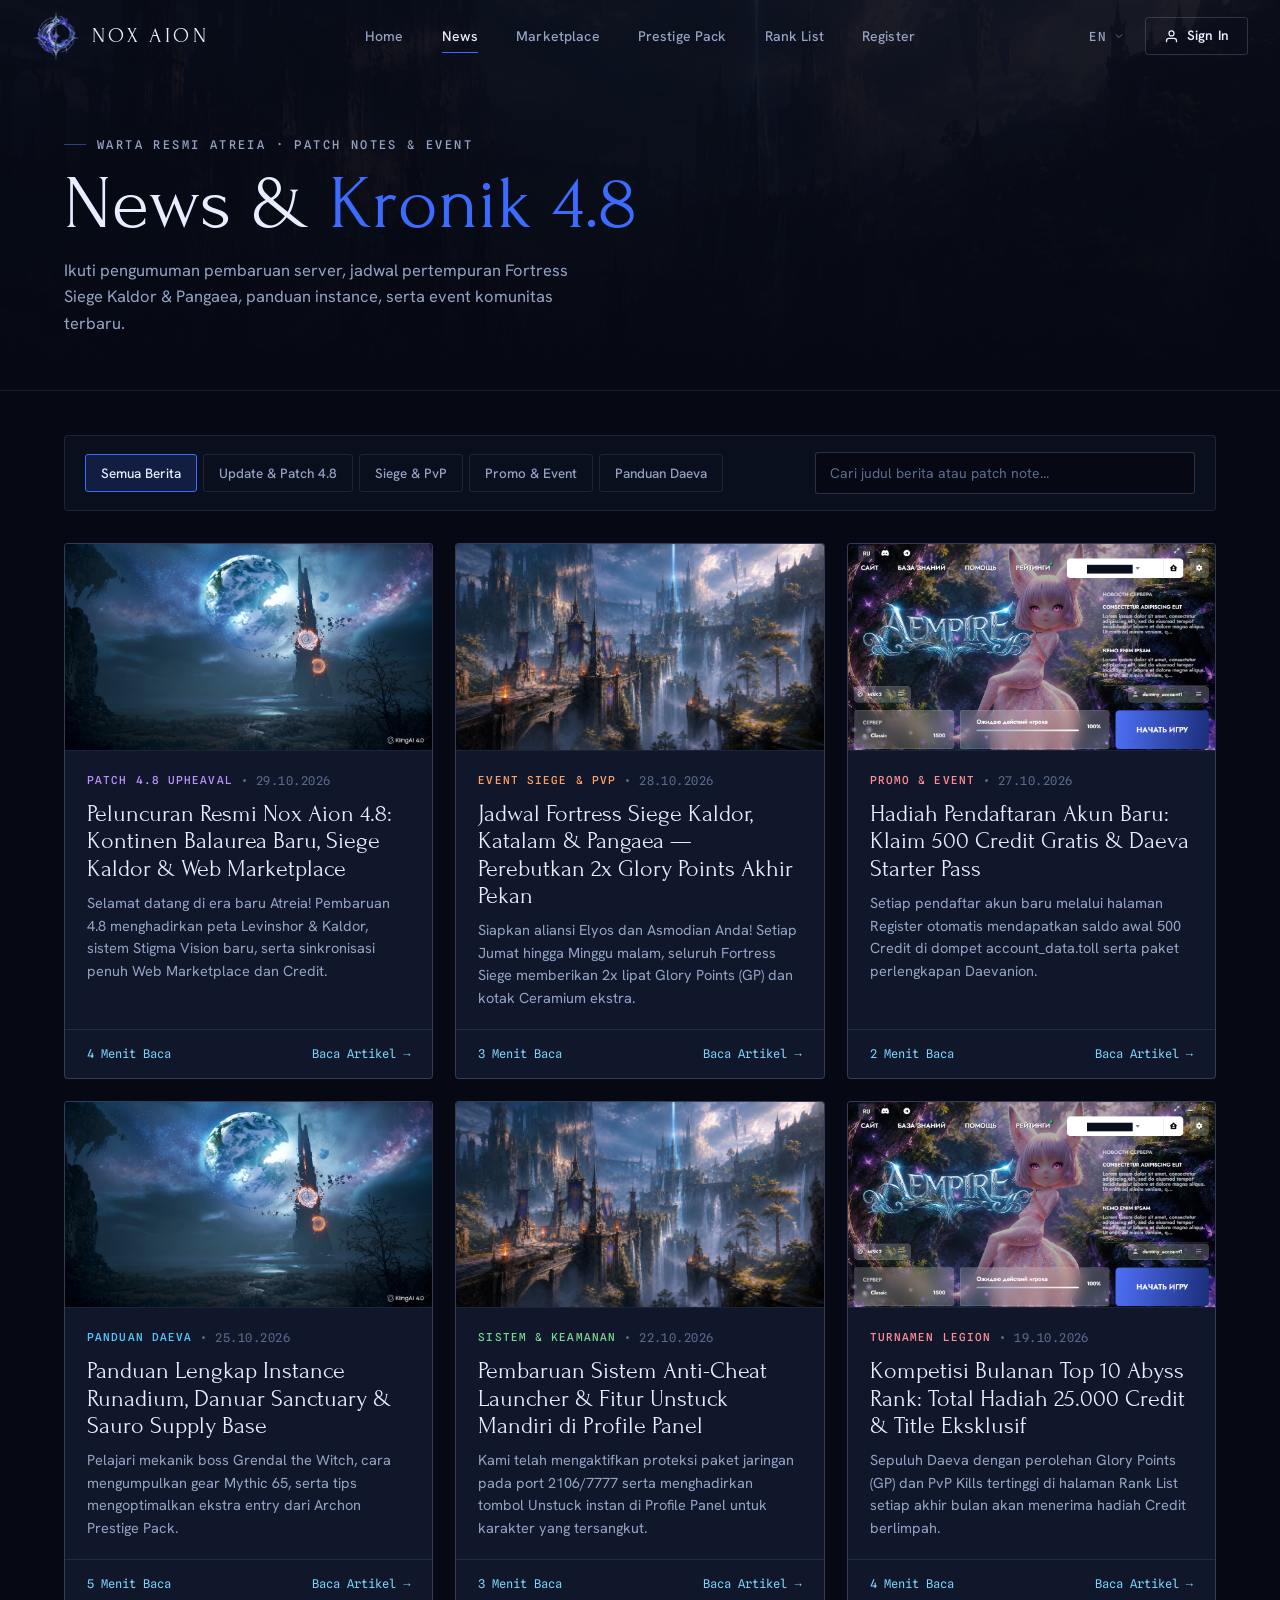
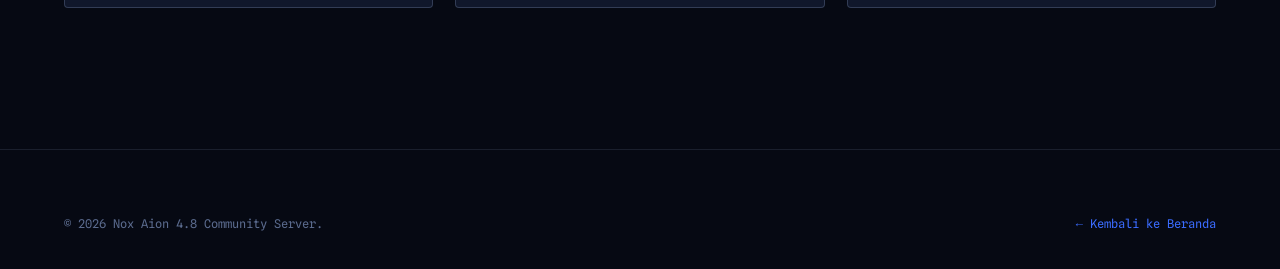
<file: news.html>
<!DOCTYPE html>
<html lang="id">
<head>
  <meta charset="utf-8" />
  <meta name="author" content="Nox Aion 4.8" />
  <meta name="viewport" content="width=device-width, initial-scale=1" />
  <title>News, Patch Notes &amp; Event Atreia | NOX AION 4.8</title>
  <meta name="description" content="Berita resmi Nox Aion 4.8: Patch Notes Upheaval, Jadwal Fortress Siege Kaldor & Pangaea, Promo Credit, dan Panduan Daeva." />
  <link rel="icon" type="image/png" href="assets/aion20/assets/nox-logo.png" />

  <link rel="preconnect" href="https://fonts.googleapis.com" />
  <link rel="preconnect" href="https://fonts.gstatic.com" crossorigin />
  <link href="https://fonts.googleapis.com/css2?family=Forum&family=Hanken+Grotesk:wght@400;500;600;700&family=Spline+Sans+Mono:wght@400;500&display=swap" rel="stylesheet" />

  <link rel="stylesheet" href="assets/aion20/styles/aion-core.css" />
  <link rel="stylesheet" href="assets/aion20/styles/home.css" />
  <link rel="stylesheet" href="assets/aion20/styles/nox-modules.css" />
</head>
<body>

<header class="site-header scrolled" id="header">
  <div class="wrap nav">
    <a class="brand" href="index.html" aria-label="NOX AION">
      <img src="assets/aion20/assets/nox-logo.png" alt="Logo Nox Aion" />
      <span class="wm">NOX AION</span>
    </a>

    <ul class="nav-links">
      <li><a href="index.html">Beranda</a></li>
      <li><a href="news.html" class="active">News</a></li>
      <li><a href="marketplace.html">Marketplace</a></li>
      <li><a href="prestige.html">Prestige Pack</a></li>
      <li><a href="ratings.html">Rank List</a></li>
      <li><a href="register.html">Register</a></li>
    </ul>

    <div class="nav-right">
      <div class="lang" id="lang">
        <button type="button" class="lang-btn" id="langBtn" aria-expanded="false" aria-label="Select Language">
          <span id="currentLangCode">EN</span>
          <svg class="chev" viewBox="0 0 24 24" fill="none" stroke="currentColor" stroke-width="2"><path d="m6 9 6 6 6-6"/></svg>
        </button>
        <div class="lang-menu" role="menu">
          <button type="button" class="active" data-set-lang="en"><span>English</span><span class="code">EN</span></button>
          <button type="button" data-set-lang="id"><span>Bahasa</span><span class="code">ID</span></button>
          <button type="button" data-set-lang="ph"><span>Filipino</span><span class="code">PH</span></button>
        </div>
      </div>

      <a class="register-nav-btn" id="headerRegisterBtn" href="register.html">Daftar Akun</a>

      <a class="login-btn" href="account.html">
        <svg viewBox="0 0 24 24" fill="none" stroke="currentColor" stroke-width="2"><path d="M20 21v-2a4 4 0 0 0-4-4H8a4 4 0 0 0-4 4v2"/><circle cx="12" cy="7" r="4"/></svg>
        <span id="headerAccountTxt">Masuk Akun</span>
      </a>

      <button class="burger" id="burger" aria-label="Buka Menu Navigasi"><span></span><span></span><span></span></button>
    </div>
  </div>
</header>

<nav class="mobile-menu" id="mobileMenu">
  <a href="index.html">Beranda</a>
  <a href="news.html">News &amp; Patch Notes</a>
  <a href="marketplace.html">Marketplace</a>
  <a href="prestige.html">Prestige Pack</a>
  <a href="ratings.html">Rank List</a>
  <a href="register.html">Buat Akun Baru (Register)</a>
  <a href="account.html">Profile Panel / Login</a>
</nav>

<!-- ===================== PAGE HERO ===================== -->
<section class="page-hero">
  <div class="page-hero-bg"></div>
  <div class="wrap page-hero-head">
    <div>
      <span class="kicker">Warta Resmi Atreia · Patch Notes &amp; Event</span>
      <h1>News &amp; <span class="accent">Kronik 4.8</span></h1>
      <p class="sub">Ikuti pengumuman pembaruan server, jadwal pertempuran Fortress Siege Kaldor &amp; Pangaea, panduan instance, serta event komunitas terbaru.</p>
    </div>
  </div>
</section>

<!-- ===================== NEWS PORTAL CONTENT ===================== -->
<section class="section-pad" style="padding-top:44px;">
  <div class="wrap">

    <div class="filter-bar">
      <div class="filter-tabs" role="tablist" aria-label="Kategori Berita">
        <button type="button" class="filter-btn active" data-news-cat="all">Semua Berita</button>
        <button type="button" class="filter-btn" data-news-cat="update">Update &amp; Patch 4.8</button>
        <button type="button" class="filter-btn" data-news-cat="pvp">Siege &amp; PvP</button>
        <button type="button" class="filter-btn" data-news-cat="event">Promo &amp; Event</button>
        <button type="button" class="filter-btn" data-news-cat="guide">Panduan Daeva</button>
      </div>

      <div class="filter-search">
        <input type="search" id="newsSearchInput" class="input-field" placeholder="Cari judul berita atau patch note..." aria-label="Cari Berita" />
      </div>
    </div>

    <div class="news-cards-grid" id="newsGrid">
      <!-- Dirender oleh nox-app.js -->
    </div>

  </div>
</section>

<!-- ===================== FOOTER ===================== -->
<footer class="site-footer">
  <div class="wrap">
    <div class="footer-bottom" style="margin-top:0;">
      <span class="disclaimer">© 2026 Nox Aion 4.8 Community Server.</span>
      <a href="index.html" style="color:var(--accent);">← Kembali ke Beranda</a>
    </div>
  </div>
</footer>

<!-- MODAL ARTIKEL BERITA LENGKAP -->
<div class="nox-modal-backdrop" id="newsArticleModal" role="dialog" aria-modal="true" aria-labelledby="newsModalTitle" aria-hidden="true">
  <div class="nox-modal" style="max-width:680px;">
    <button type="button" class="modal-close" data-close-modal="newsArticleModal" aria-label="Tutup Artikel">✕</button>
    <div style="display:flex;align-items:center;gap:10px;margin-bottom:10px;">
      <span id="newsModalTag" class="tag update">Patch 4.8</span>
      <span class="dot-sep"></span>
      <span id="newsModalDate" class="date">29.10.2026</span>
    </div>
    <h3 id="newsModalTitle" style="font-size:clamp(24px,3vw,34px);line-height:1.1;margin-bottom:18px;">Judul Artikel</h3>
    <div style="width:100%;aspect-ratio:16/9;border-radius:4px;overflow:hidden;border:1px solid var(--line-2);margin-bottom:20px;">
      <img id="newsModalImg" src="assets/aion20/assets/hero-bg.jpg" alt="" style="width:100%;height:100%;object-fit:cover;" />
    </div>
    <div id="newsModalBody" class="news-article-content"></div>
  </div>
</div>

<!-- MODAL TOP UP CREDIT -->
<div class="nox-modal-backdrop" id="topupModal" role="dialog" aria-modal="true" aria-labelledby="topupModalTitle" aria-hidden="true">
  <div class="nox-modal">
    <button type="button" class="modal-close" data-close-modal="topupModal" aria-label="Tutup Jendela">✕</button>
    <span class="kicker" style="margin-bottom:8px;">Sinkronisasi al_server_ls.account_data.toll</span>
    <h3 id="topupModalTitle" style="font-size:28px;margin-bottom:18px;">Isi Ulang <span style="color:var(--gold);">Credit (Toll)</span></h3>
    <form id="topupForm" class="form-stack">
      <div class="topup-packages">
        <button type="button" class="topup-Option" data-topup-amt="500"><span class="credit-amt">500 Credit</span><span class="idr-price">Rp 50.000 · Instan</span></button>
        <button type="button" class="topup-Option selected" data-topup-amt="1250"><span class="credit-amt">1.250 Credit</span><span class="idr-price">Rp 100.000 · Bonus +250</span></button>
        <button type="button" class="topup-Option" data-topup-amt="2750"><span class="credit-amt">2.750 Credit</span><span class="idr-price">Rp 200.000 · Bonus +750</span></button>
        <button type="button" class="topup-Option" data-topup-amt="6000"><span class="credit-amt">6.000 Credit</span><span class="idr-price">Rp 400.000 · Bonus +2.000</span></button>
      </div>
      <div class="form-group">
        <label for="topupMethod">Metode Pembayaran Otomatis</label>
        <select id="topupMethod" class="input-field">
          <option value="QRIS Instant">QRIS (Semua E-Wallet &amp; Mobile Banking)</option>
          <option value="BCA Virtual Account">BCA Virtual Account</option>
          <option value="Mandiri Virtual Account">Mandiri Virtual Account</option>
        </select>
      </div>
      <button type="submit" class="btn btn-primary" style="justify-content:center;">Konfirmasi Top Up Sekarang</button>
    </form>
  </div>
</div>

<aside class="access-toast" id="access-toast" role="status" aria-live="polite">
  <button type="button" class="toast-close" aria-label="Tutup Notifikasi">
    <svg viewBox="0 0 24 24" fill="none" stroke="currentColor" stroke-width="2"><path d="M18 6 6 18M6 6l12 12"/></svg>
  </button>
  <div class="toast-icon">
    <svg viewBox="0 0 24 24" fill="none" stroke="currentColor" stroke-width="1.8"><path d="M12 2 4 6v6c0 5 3.5 8 8 10 4.5-2 8-5 8-10V6l-8-4Z"/></svg>
  </div>
  <div class="toast-body">
    <h4>Sistem Nox Aion 4.8</h4>
    <p id="toastMessageText"></p>
  </div>
</aside>

<script src="assets/aion20/home.js"></script>
<script src="assets/aion20/nox-app.js"></script>
</body>
</html>
</file>
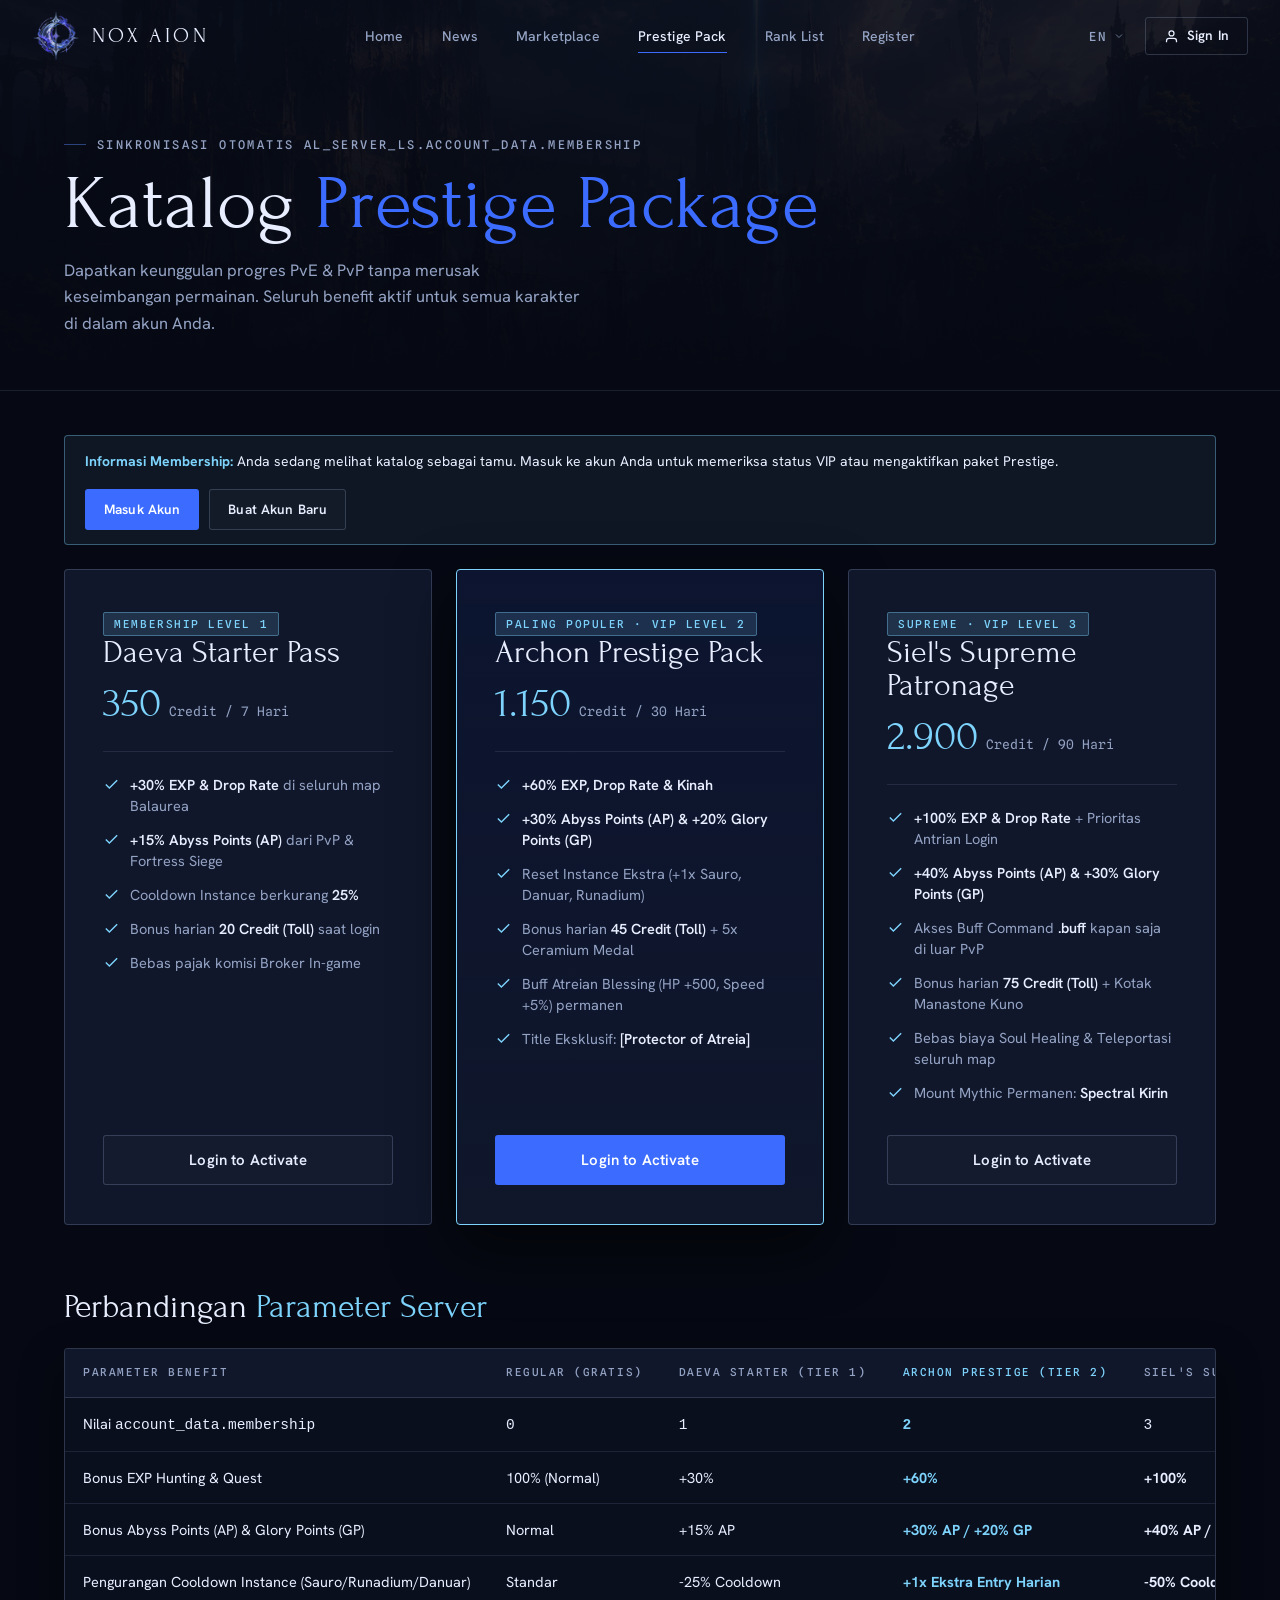
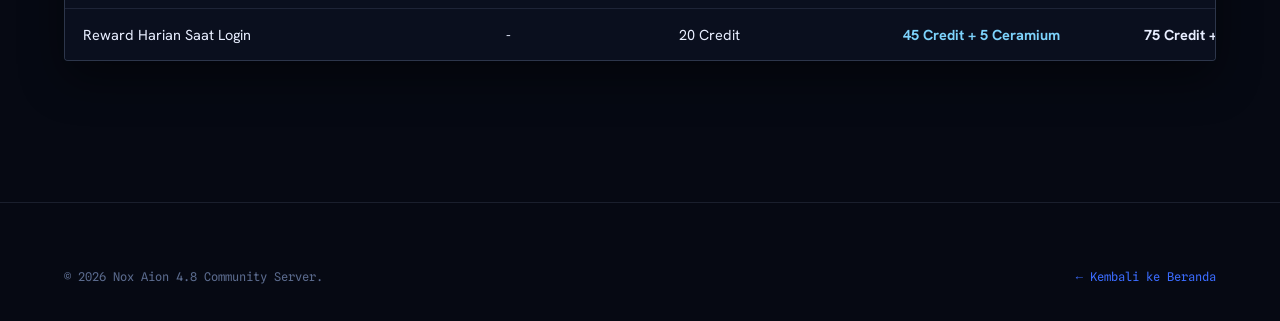
<file: prestige.html>
<!DOCTYPE html>
<html lang="id">
<head>
  <meta charset="utf-8" />
  <meta name="author" content="Nox Aion 4.8" />
  <meta name="viewport" content="width=device-width, initial-scale=1" />
  <title>Katalog Prestige Package (VIP) | NOX AION 4.8</title>
  <meta name="description" content="Katalog Prestige Package & VIP Membership AION 4.8. Tingkatkan EXP, Drop Rate, Abyss Points (AP/GP), dan klaim Credit harian." />
  <link rel="icon" type="image/png" href="assets/aion20/assets/nox-logo.png" />

  <link rel="preconnect" href="https://fonts.googleapis.com" />
  <link rel="preconnect" href="https://fonts.gstatic.com" crossorigin />
  <link href="https://fonts.googleapis.com/css2?family=Forum&family=Hanken+Grotesk:wght@400;500;600;700&family=Spline+Sans+Mono:wght@400;500&display=swap" rel="stylesheet" />

  <link rel="stylesheet" href="assets/aion20/styles/aion-core.css" />
  <link rel="stylesheet" href="assets/aion20/styles/home.css" />
  <link rel="stylesheet" href="assets/aion20/styles/nox-modules.css" />
</head>
<body>

<header class="site-header scrolled" id="header">
  <div class="wrap nav">
    <a class="brand" href="index.html" aria-label="NOX AION">
      <img src="assets/aion20/assets/nox-logo.png" alt="Logo Nox Aion" />
      <span class="wm">NOX AION</span>
    </a>

    <ul class="nav-links">
      <li><a href="index.html">Beranda</a></li>
      <li><a href="news.html">News</a></li>
      <li><a href="marketplace.html">Marketplace</a></li>
      <li><a href="prestige.html" class="active">Prestige Pack</a></li>
      <li><a href="ratings.html">Rank List</a></li>
      <li><a href="register.html">Register</a></li>
    </ul>

    <div class="nav-right">
      <div class="lang" id="lang">
        <button type="button" class="lang-btn" id="langBtn" aria-expanded="false" aria-label="Select Language">
          <span id="currentLangCode">EN</span>
          <svg class="chev" viewBox="0 0 24 24" fill="none" stroke="currentColor" stroke-width="2"><path d="m6 9 6 6 6-6"/></svg>
        </button>
        <div class="lang-menu" role="menu">
          <button type="button" class="active" data-set-lang="en"><span>English</span><span class="code">EN</span></button>
          <button type="button" data-set-lang="id"><span>Bahasa</span><span class="code">ID</span></button>
          <button type="button" data-set-lang="ph"><span>Filipino</span><span class="code">PH</span></button>
        </div>
      </div>

      <a class="register-nav-btn" id="headerRegisterBtn" href="register.html">Daftar Akun</a>

      <a class="login-btn" href="account.html">
        <svg viewBox="0 0 24 24" fill="none" stroke="currentColor" stroke-width="2"><path d="M20 21v-2a4 4 0 0 0-4-4H8a4 4 0 0 0-4 4v2"/><circle cx="12" cy="7" r="4"/></svg>
        <span id="headerAccountTxt">Masuk Akun</span>
      </a>

      <button class="burger" id="burger" aria-label="Buka Menu Navigasi"><span></span><span></span><span></span></button>
    </div>
  </div>
</header>

<nav class="mobile-menu" id="mobileMenu">
  <a href="index.html">Beranda</a>
  <a href="marketplace.html">Marketplace</a>
  <a href="prestige.html">Prestige Pack</a>
  <a href="ratings.html">Rank List</a>
  <a href="register.html">Buat Akun Baru (Register)</a>
  <a href="account.html">Profile Panel / Login</a>
</nav>

<!-- ===================== PAGE HERO ===================== -->
<section class="page-hero">
  <div class="page-hero-bg"></div>
  <div class="wrap page-hero-head">
    <div>
      <span class="kicker">Sinkronisasi Otomatis al_server_ls.account_data.membership</span>
      <h1>Katalog <span class="accent">Prestige Package</span></h1>
      <p class="sub">Dapatkan keunggulan progres PvE &amp; PvP tanpa merusak keseimbangan permainan. Seluruh benefit aktif untuk semua karakter di dalam akun Anda.</p>
    </div>
  </div>
</section>

<!-- ===================== PRESTIGE CONTENT ===================== -->
<section class="section-pad" style="padding-top:44px;">
  <div class="wrap">

    <!-- Banner saat Belum Login (Tamu) -->
    <div class="auth-notice-bar" id="guestNoticeBanner">
      <div>
        <b>Informasi Membership:</b> Anda sedang melihat katalog sebagai tamu. Masuk ke akun Anda untuk memeriksa status VIP atau mengaktifkan paket Prestige.
      </div>
      <div class="auth-notice-actions">
        <a href="account.html" class="btn btn-primary" style="padding:9px 18px;font-size:13.5px;">Masuk Akun</a>
        <a href="register.html" class="btn btn-ghost" style="padding:9px 18px;font-size:13.5px;">Buat Akun Baru</a>
      </div>
    </div>

    <!-- Banner saat Sudah Login (Member) -->
    <div class="auth-notice-bar" id="memberActiveBanner" hidden style="border-color:rgba(74, 222, 128, 0.35);background:rgba(74, 222, 128, 0.06);">
      <div>
        Akun Aktif · Saldo Tersedia: <b id="activeCreditBannerTxt">2.500 Credit</b>
      </div>
      <div class="auth-notice-actions">
        <button type="button" class="btn btn-primary" data-open-topup="true" style="padding:9px 18px;font-size:13.5px;">+ Top Up Credit</button>
        <a href="account.html" class="btn btn-ghost" style="padding:9px 18px;font-size:13.5px;">Buka Profile Panel</a>
      </div>
    </div>

    <div class="prestige-grid" id="prestigeGrid"></div>

    <!-- Tabel Perbandingan Detail -->
    <div style="margin-top:64px;">
      <h2 style="font-size:34px;margin-bottom:24px;">Perbandingan <span style="color:var(--gold);">Parameter Server</span></h2>
      <div class="rank-table-wrap">
        <table class="rank-table">
          <thead>
            <tr>
              <th>Parameter Benefit</th>
              <th>Regular (Gratis)</th>
              <th>Daeva Starter (Tier 1)</th>
              <th style="color:var(--gold);">Archon Prestige (Tier 2)</th>
              <th>Siel's Supreme (Tier 3)</th>
            </tr>
          </thead>
          <tbody>
            <tr>
              <td>Nilai <code>account_data.membership</code></td>
              <td><code>0</code></td>
              <td><code>1</code></td>
              <td><b style="color:var(--gold);"><code>2</code></b></td>
              <td><code>3</code></td>
            </tr>
            <tr>
              <td>Bonus EXP Hunting &amp; Quest</td>
              <td>100% (Normal)</td>
              <td>+30%</td>
              <td><b style="color:var(--gold);">+60%</b></td>
              <td><b>+100%</b></td>
            </tr>
            <tr>
              <td>Bonus Abyss Points (AP) &amp; Glory Points (GP)</td>
              <td>Normal</td>
              <td>+15% AP</td>
              <td><b style="color:var(--gold);">+30% AP / +20% GP</b></td>
              <td><b>+40% AP / +30% GP</b></td>
            </tr>
            <tr>
              <td>Pengurangan Cooldown Instance (Sauro/Runadium/Danuar)</td>
              <td>Standar</td>
              <td>-25% Cooldown</td>
              <td><b style="color:var(--gold);">+1x Ekstra Entry Harian</b></td>
              <td><b>-50% Cooldown + Ekstra Entry</b></td>
            </tr>
            <tr>
              <td>Reward Harian Saat Login</td>
              <td>-</td>
              <td>20 Credit</td>
              <td><b style="color:var(--gold);">45 Credit + 5 Ceramium</b></td>
              <td><b>75 Credit + Ancient Manastone Box</b></td>
            </tr>
          </tbody>
        </table>
      </div>
    </div>

  </div>
</section>

<footer class="site-footer">
  <div class="wrap">
    <div class="footer-bottom" style="margin-top:0;">
      <span class="disclaimer">© 2026 Nox Aion 4.8 Community Server.</span>
      <a href="index.html" style="color:var(--accent);">← Kembali ke Beranda</a>
    </div>
  </div>
</footer>

<div class="nox-modal-backdrop" id="topupModal" role="dialog" aria-modal="true" aria-labelledby="topupModalTitle" aria-hidden="true">
  <div class="nox-modal">
    <button type="button" class="modal-close" data-close-modal="topupModal" aria-label="Tutup Jendela">✕</button>
    <span class="kicker" style="margin-bottom:8px;">Sinkronisasi al_server_ls.account_data.toll</span>
    <h3 id="topupModalTitle" style="font-size:28px;margin-bottom:18px;">Isi Ulang <span style="color:var(--gold);">Credit (Toll)</span></h3>
    <form id="topupForm" class="form-stack">
      <div class="topup-packages">
        <button type="button" class="topup-Option" data-topup-amt="500"><span class="credit-amt">500 Credit</span><span class="idr-price">Rp 50.000 · Instan</span></button>
        <button type="button" class="topup-Option selected" data-topup-amt="1250"><span class="credit-amt">1.250 Credit</span><span class="idr-price">Rp 100.000 · Bonus +250</span></button>
        <button type="button" class="topup-Option" data-topup-amt="2750"><span class="credit-amt">2.750 Credit</span><span class="idr-price">Rp 200.000 · Bonus +750</span></button>
        <button type="button" class="topup-Option" data-topup-amt="6000"><span class="credit-amt">6.000 Credit</span><span class="idr-price">Rp 400.000 · Bonus +2.000</span></button>
      </div>
      <div class="form-group">
        <label for="topupMethod">Metode Pembayaran Otomatis</label>
        <select id="topupMethod" class="input-field">
          <option value="QRIS Instant">QRIS (Semua E-Wallet &amp; Mobile Banking)</option>
          <option value="BCA Virtual Account">BCA Virtual Account</option>
          <option value="Mandiri Virtual Account">Mandiri Virtual Account</option>
        </select>
      </div>
      <button type="submit" class="btn btn-primary" style="justify-content:center;">Konfirmasi Top Up Sekarang</button>
    </form>
  </div>
</div>

<aside class="access-toast" id="access-toast" role="status" aria-live="polite">
  <button type="button" class="toast-close" aria-label="Tutup Notifikasi">
    <svg viewBox="0 0 24 24" fill="none" stroke="currentColor" stroke-width="2"><path d="M18 6 6 18M6 6l12 12"/></svg>
  </button>
  <div class="toast-icon">
    <svg viewBox="0 0 24 24" fill="none" stroke="currentColor" stroke-width="1.8"><path d="M12 2 4 6v6c0 5 3.5 8 8 10 4.5-2 8-5 8-10V6l-8-4Z"/></svg>
  </div>
  <div class="toast-body">
    <h4>Sistem Nox Aion 4.8</h4>
    <p id="toastMessageText"></p>
  </div>
</aside>

<script src="assets/aion20/home.js"></script>
<script src="assets/aion20/nox-app.js"></script>
</body>
</html>
</file>
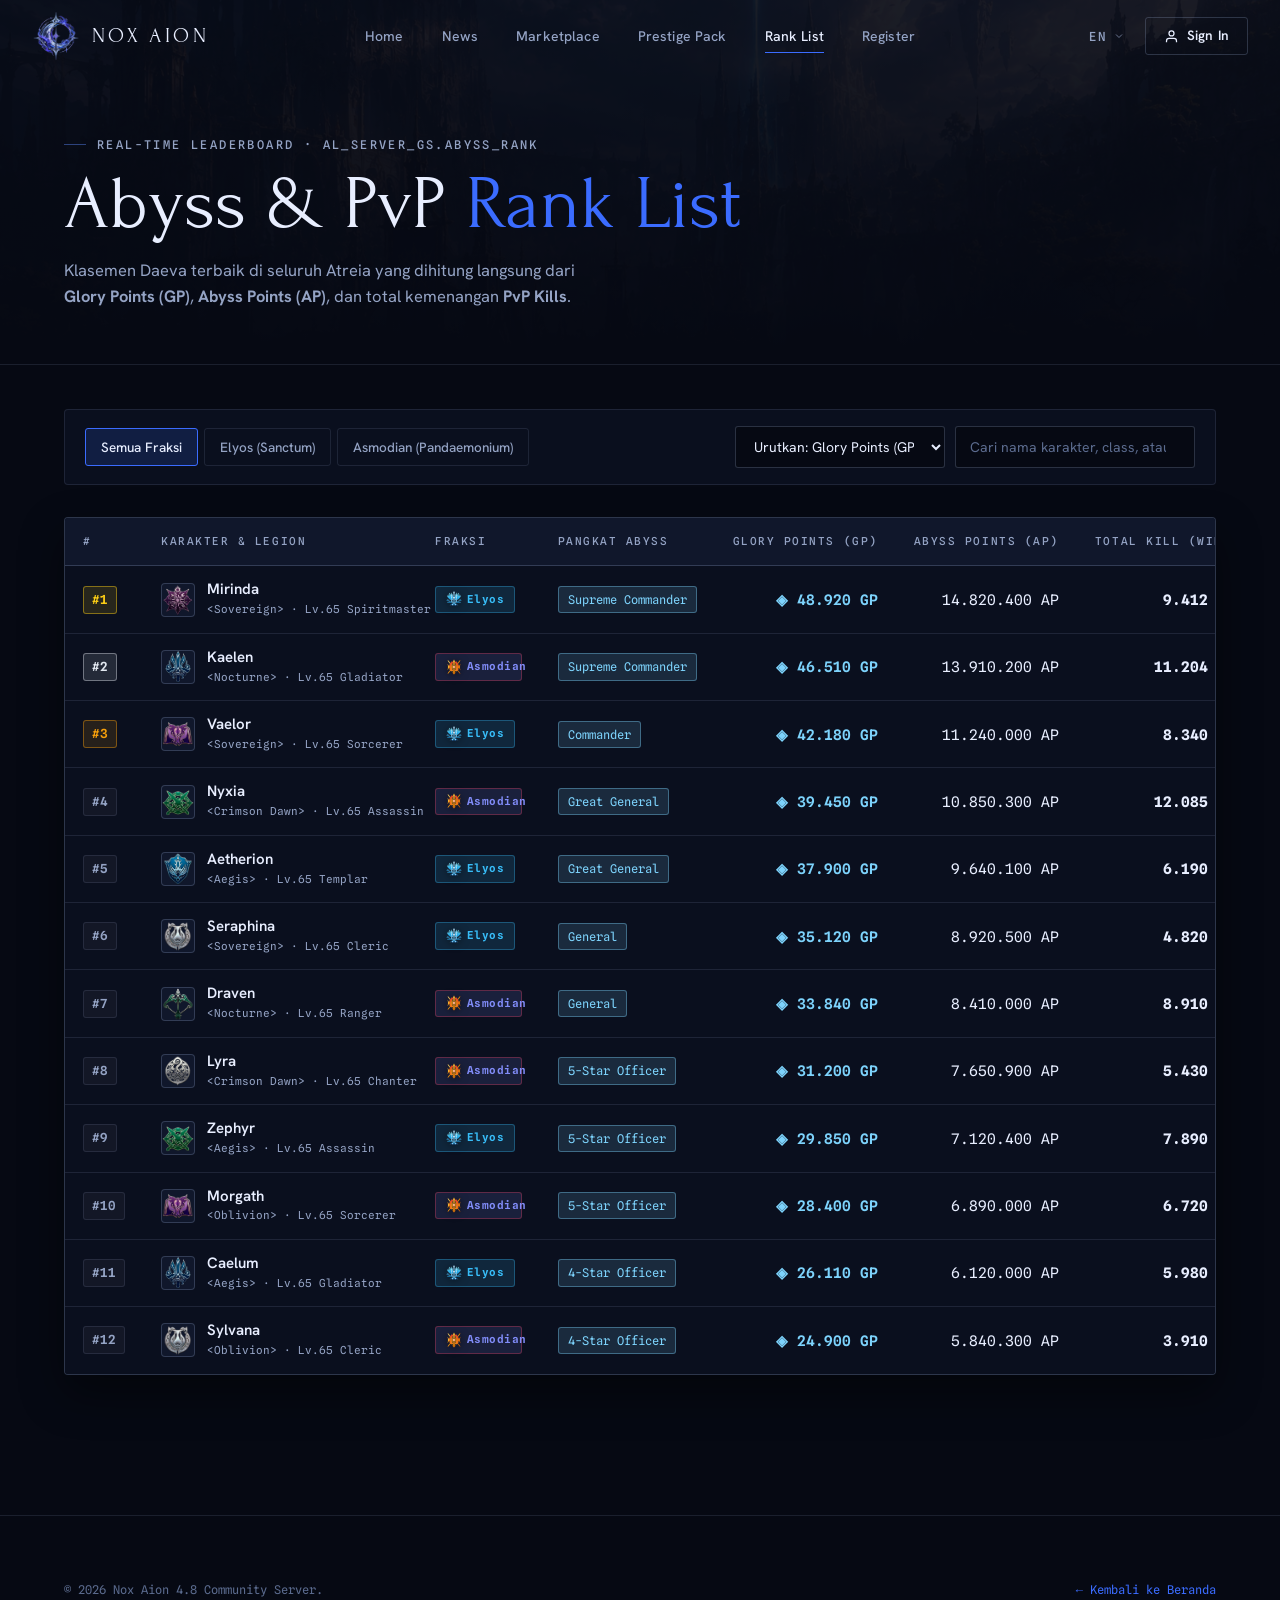
<file: ratings.html>
<!DOCTYPE html>
<html lang="id">
<head>
  <meta charset="utf-8" />
  <meta name="author" content="Nox Aion 4.8" />
  <meta name="viewport" content="width=device-width, initial-scale=1" />
  <title>Abyss GP &amp; AP Rank List | NOX AION 4.8</title>
  <meta name="description" content="Peringkat Abyss Glory Points (GP), Abyss Points (AP), dan PvP Kills real-time dari al_server_gs.abyss_rank Nox Aion 4.8." />
  <link rel="icon" type="image/png" href="assets/aion20/assets/nox-logo.png" />

  <link rel="preconnect" href="https://fonts.googleapis.com" />
  <link rel="preconnect" href="https://fonts.gstatic.com" crossorigin />
  <link href="https://fonts.googleapis.com/css2?family=Forum&family=Hanken+Grotesk:wght@400;500;600;700&family=Spline+Sans+Mono:wght@400;500&display=swap" rel="stylesheet" />

  <link rel="stylesheet" href="assets/aion20/styles/aion-core.css" />
  <link rel="stylesheet" href="assets/aion20/styles/home.css" />
  <link rel="stylesheet" href="assets/aion20/styles/nox-modules.css" />
</head>
<body>

<header class="site-header scrolled" id="header">
  <div class="wrap nav">
    <a class="brand" href="index.html" aria-label="NOX AION">
      <img src="assets/aion20/assets/nox-logo.png" alt="Logo Nox Aion" />
      <span class="wm">NOX AION</span>
    </a>

    <ul class="nav-links">
      <li><a href="index.html">Beranda</a></li>
      <li><a href="news.html">News</a></li>
      <li><a href="marketplace.html">Marketplace</a></li>
      <li><a href="prestige.html">Prestige Pack</a></li>
      <li><a href="ratings.html" class="active">Rank List</a></li>
      <li><a href="register.html">Register</a></li>
    </ul>

    <div class="nav-right">
      <div class="lang" id="lang">
        <button type="button" class="lang-btn" id="langBtn" aria-expanded="false" aria-label="Select Language">
          <span id="currentLangCode">EN</span>
          <svg class="chev" viewBox="0 0 24 24" fill="none" stroke="currentColor" stroke-width="2"><path d="m6 9 6 6 6-6"/></svg>
        </button>
        <div class="lang-menu" role="menu">
          <button type="button" class="active" data-set-lang="en"><span>English</span><span class="code">EN</span></button>
          <button type="button" data-set-lang="id"><span>Bahasa</span><span class="code">ID</span></button>
          <button type="button" data-set-lang="ph"><span>Filipino</span><span class="code">PH</span></button>
        </div>
      </div>

      <a class="register-nav-btn" id="headerRegisterBtn" href="register.html">Daftar Akun</a>

      <a class="login-btn" href="account.html">
        <svg viewBox="0 0 24 24" fill="none" stroke="currentColor" stroke-width="2"><path d="M20 21v-2a4 4 0 0 0-4-4H8a4 4 0 0 0-4 4v2"/><circle cx="12" cy="7" r="4"/></svg>
        <span id="headerAccountTxt">Masuk Akun</span>
      </a>

      <button class="burger" id="burger" aria-label="Buka Menu Navigasi"><span></span><span></span><span></span></button>
    </div>
  </div>
</header>

<nav class="mobile-menu" id="mobileMenu">
  <a href="index.html">Beranda</a>
  <a href="marketplace.html">Marketplace</a>
  <a href="prestige.html">Prestige Pack</a>
  <a href="ratings.html">Rank List</a>
  <a href="register.html">Buat Akun Baru (Register)</a>
  <a href="account.html">Profile Panel / Login</a>
</nav>

<!-- ===================== PAGE HERO ===================== -->
<section class="page-hero">
  <div class="page-hero-bg"></div>
  <div class="wrap page-hero-head">
    <div>
      <span class="kicker">Real-Time Leaderboard · al_server_gs.abyss_rank</span>
      <h1>Abyss &amp; PvP <span class="accent">Rank List</span></h1>
      <p class="sub">Klasemen Daeva terbaik di seluruh Atreia yang dihitung langsung dari <b>Glory Points (GP)</b>, <b>Abyss Points (AP)</b>, dan total kemenangan <b>PvP Kills</b>.</p>
    </div>
  </div>
</section>

<!-- ===================== RANKINGS CONTENT ===================== -->
<section class="section-pad" style="padding-top:44px;">
  <div class="wrap">

    <div class="filter-bar">
      <div class="filter-tabs" role="tablist" aria-label="Filter Fraksi">
        <button type="button" class="filter-btn active" data-rank-race="all">Semua Fraksi</button>
        <button type="button" class="filter-btn" data-rank-race="elyos">Elyos (Sanctum)</button>
        <button type="button" class="filter-btn" data-rank-race="asmodian">Asmodian (Pandaemonium)</button>
      </div>

      <div class="filter-search" style="max-width:460px;">
        <select id="rankSortSelect" class="input-field" style="max-width:210px;" aria-label="Urutkan Berdasarkan">
          <option value="gp">Urutkan: Glory Points (GP)</option>
          <option value="ap">Urutkan: Abyss Points (AP)</option>
          <option value="kills">Urutkan: Total PvP Kills</option>
        </select>
        <input type="search" id="rankSearchInput" class="input-field" placeholder="Cari nama karakter, class, atau legion..." aria-label="Cari Karakter" />
      </div>
    </div>

    <div class="rank-table-wrap">
      <table class="rank-table">
        <thead>
          <tr>
            <th style="width:68px;">#</th>
            <th>Karakter &amp; Legion</th>
            <th>Fraksi</th>
            <th>Pangkat Abyss</th>
            <th class="col-num">Glory Points (GP)</th>
            <th class="col-num">Abyss Points (AP)</th>
            <th class="col-num">Total Kill (Winrate)</th>
          </tr>
        </thead>
        <tbody id="rankTableBody">
          <!-- Dirender oleh nox-app.js (7 kolom) -->
        </tbody>
      </table>
    </div>

  </div>
</section>

<!-- ===================== FOOTER ===================== -->
<footer class="site-footer">
  <div class="wrap">
    <div class="footer-bottom" style="margin-top:0;">
      <span class="disclaimer">© 2026 Nox Aion 4.8 Community Server.</span>
      <a href="index.html" style="color:var(--accent);">← Kembali ke Beranda</a>
    </div>
  </div>
</footer>

<!-- MODAL TOP UP CREDIT -->
<div class="nox-modal-backdrop" id="topupModal" role="dialog" aria-modal="true" aria-labelledby="topupModalTitle" aria-hidden="true">
  <div class="nox-modal">
    <button type="button" class="modal-close" data-close-modal="topupModal" aria-label="Tutup Jendela">✕</button>
    <span class="kicker" style="margin-bottom:8px;">Sinkronisasi al_server_ls.account_data.toll</span>
    <h3 id="topupModalTitle" style="font-size:28px;margin-bottom:18px;">Isi Ulang <span style="color:var(--gold);">Credit (Toll)</span></h3>
    <form id="topupForm" class="form-stack">
      <div class="topup-packages">
        <button type="button" class="topup-Option" data-topup-amt="500"><span class="credit-amt">500 Credit</span><span class="idr-price">Rp 50.000 · Instan</span></button>
        <button type="button" class="topup-Option selected" data-topup-amt="1250"><span class="credit-amt">1.250 Credit</span><span class="idr-price">Rp 100.000 · Bonus +250</span></button>
        <button type="button" class="topup-Option" data-topup-amt="2750"><span class="credit-amt">2.750 Credit</span><span class="idr-price">Rp 200.000 · Bonus +750</span></button>
        <button type="button" class="topup-Option" data-topup-amt="6000"><span class="credit-amt">6.000 Credit</span><span class="idr-price">Rp 400.000 · Bonus +2.000</span></button>
      </div>
      <div class="form-group">
        <label for="topupMethod">Metode Pembayaran Otomatis</label>
        <select id="topupMethod" class="input-field">
          <option value="QRIS Instant">QRIS (Semua E-Wallet &amp; Mobile Banking)</option>
          <option value="BCA Virtual Account">BCA Virtual Account</option>
          <option value="Mandiri Virtual Account">Mandiri Virtual Account</option>
        </select>
      </div>
      <button type="submit" class="btn btn-primary" style="justify-content:center;">Konfirmasi Top Up Sekarang</button>
    </form>
  </div>
</div>

<aside class="access-toast" id="access-toast" role="status" aria-live="polite">
  <button type="button" class="toast-close" aria-label="Tutup Notifikasi">
    <svg viewBox="0 0 24 24" fill="none" stroke="currentColor" stroke-width="2"><path d="M18 6 6 18M6 6l12 12"/></svg>
  </button>
  <div class="toast-icon">
    <svg viewBox="0 0 24 24" fill="none" stroke="currentColor" stroke-width="1.8"><path d="M12 2 4 6v6c0 5 3.5 8 8 10 4.5-2 8-5 8-10V6l-8-4Z"/></svg>
  </div>
  <div class="toast-body">
    <h4>Sistem Nox Aion 4.8</h4>
    <p id="toastMessageText"></p>
  </div>
</aside>

<script src="assets/aion20/home.js"></script>
<script src="assets/aion20/nox-app.js"></script>
</body>
</html>
</file>
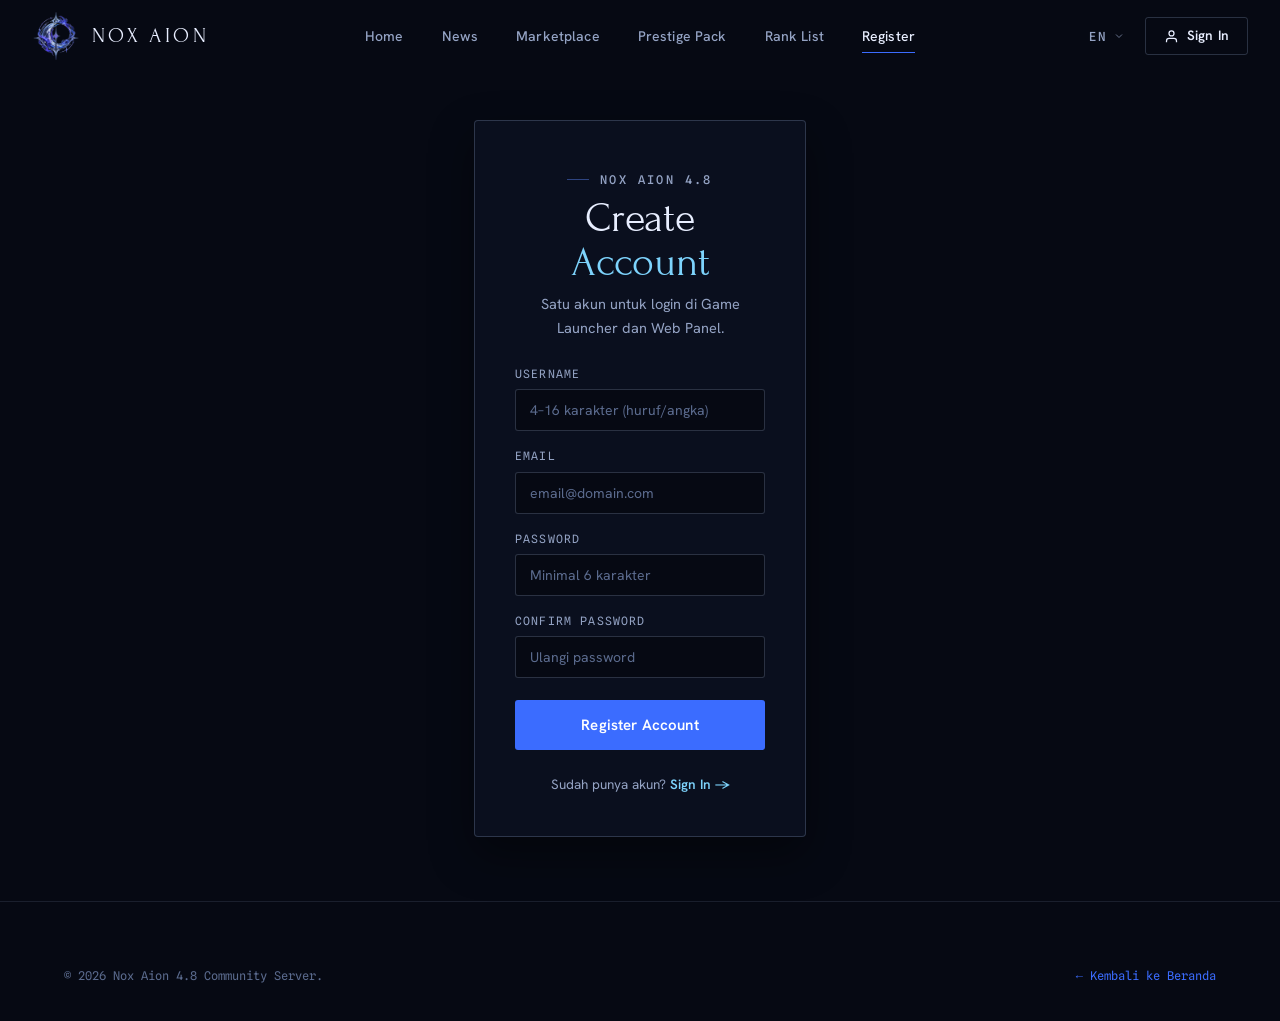
<file: register.html>
<!DOCTYPE html>
<html lang="id">
<head>
  <meta charset="utf-8" />
  <meta name="author" content="Nox Aion 4.8" />
  <meta name="viewport" content="width=device-width, initial-scale=1" />
  <title>Pembuatan Akun Baru (Register) | NOX AION 4.8</title>
  <meta name="description" content="Daftar akun baru Nox Aion 4.8 Upheaval. Langsung terhubung dengan al_server_ls.account_data menggunakan enkripsi SHA-1 Base64." />
  <link rel="icon" type="image/png" href="assets/aion20/assets/nox-logo.png" />

  <link rel="preconnect" href="https://fonts.googleapis.com" />
  <link rel="preconnect" href="https://fonts.gstatic.com" crossorigin />
  <link href="https://fonts.googleapis.com/css2?family=Forum&family=Hanken+Grotesk:wght@400;500;600;700&family=Spline+Sans+Mono:wght@400;500&display=swap" rel="stylesheet" />

  <link rel="stylesheet" href="assets/aion20/styles/aion-core.css" />
  <link rel="stylesheet" href="assets/aion20/styles/home.css" />
  <link rel="stylesheet" href="assets/aion20/styles/nox-modules.css" />
</head>
<body>

<header class="site-header scrolled" id="header">
  <div class="wrap nav">
    <a class="brand" href="index.html" aria-label="NOX AION">
      <img src="assets/aion20/assets/nox-logo.png" alt="Logo Nox Aion" />
      <span class="wm">NOX AION</span>
    </a>

    <ul class="nav-links">
      <li><a href="index.html">Beranda</a></li>
      <li><a href="news.html">News</a></li>
      <li><a href="marketplace.html">Marketplace</a></li>
      <li><a href="prestige.html">Prestige Pack</a></li>
      <li><a href="ratings.html">Rank List</a></li>
      <li><a href="register.html" class="active">Register</a></li>
    </ul>

    <div class="nav-right">
      <div class="lang" id="lang">
        <button type="button" class="lang-btn" id="langBtn" aria-expanded="false" aria-label="Select Language">
          <span id="currentLangCode">EN</span>
          <svg class="chev" viewBox="0 0 24 24" fill="none" stroke="currentColor" stroke-width="2"><path d="m6 9 6 6 6-6"/></svg>
        </button>
        <div class="lang-menu" role="menu">
          <button type="button" class="active" data-set-lang="en"><span>English</span><span class="code">EN</span></button>
          <button type="button" data-set-lang="id"><span>Bahasa</span><span class="code">ID</span></button>
          <button type="button" data-set-lang="ph"><span>Filipino</span><span class="code">PH</span></button>
        </div>
      </div>

      <a class="register-nav-btn" id="headerRegisterBtn" href="register.html">Daftar Akun</a>

      <a class="login-btn" href="account.html">
        <svg viewBox="0 0 24 24" fill="none" stroke="currentColor" stroke-width="2"><path d="M20 21v-2a4 4 0 0 0-4-4H8a4 4 0 0 0-4 4v2"/><circle cx="12" cy="7" r="4"/></svg>
        <span id="headerAccountTxt">Masuk Akun</span>
      </a>

      <button class="burger" id="burger" aria-label="Buka Menu Navigasi"><span></span><span></span><span></span></button>
    </div>
  </div>
</header>

<nav class="mobile-menu" id="mobileMenu">
  <a href="index.html">Beranda</a>
  <a href="marketplace.html">Marketplace</a>
  <a href="prestige.html">Prestige Pack</a>
  <a href="ratings.html">Rank List</a>
  <a href="register.html">Buat Akun Baru (Register)</a>
  <a href="account.html">Profile Panel / Login</a>
</nav>

<!-- ===================== SIMPLE CENTERED REGISTER ===================== -->
<section class="section-pad" style="min-height:calc(100vh - 80px);display:flex;align-items:center;padding-top:120px;padding-bottom:64px;">
  <div class="wrap" style="max-width:460px;width:100%;">
    <div class="panel-box" style="padding:clamp(28px, 4vw, 40px);">
      <div style="text-align:center;margin-bottom:26px;">
        <span class="kicker" style="justify-content:center;margin-bottom:8px;">Nox Aion 4.8</span>
        <h1 style="font-size:clamp(32px, 4vw, 42px);">Create <span style="color:var(--gold);">Account</span></h1>
        <p style="color:var(--muted);font-size:14.5px;margin-top:8px;">
          Satu akun untuk login di Game Launcher dan Web Panel.
        </p>
      </div>

      <form id="pageRegisterForm" class="form-stack">
        <div class="form-group">
          <label for="regPageUsername">Username</label>
          <input type="text" id="regPageUsername" class="input-field" placeholder="4–16 karakter (huruf/angka)" pattern="[a-zA-Z0-9_]{4,16}" required />
        </div>

        <div class="form-group">
          <label for="regPageEmail">Email</label>
          <input type="email" id="regPageEmail" class="input-field" placeholder="email@domain.com" required />
        </div>

        <div class="form-group">
          <label for="regPagePassword">Password</label>
          <input type="password" id="regPagePassword" class="input-field" placeholder="Minimal 6 karakter" minlength="6" required />
        </div>

        <div class="form-group">
          <label for="regPagePasswordConfirm">Confirm Password</label>
          <input type="password" id="regPagePasswordConfirm" class="input-field" placeholder="Ulangi password" minlength="6" required />
        </div>

        <button type="submit" class="btn btn-primary" style="justify-content:center;width:100%;margin-top:6px;">
          Register Account
        </button>

        <p style="text-align:center;font-size:13.5px;color:var(--muted);margin-top:8px;">
          Sudah punya akun? <a href="account.html" style="color:var(--gold);font-weight:600;">Sign In →</a>
        </p>
      </form>
    </div>
  </div>
</section>

<!-- ===================== FOOTER ===================== -->
<footer class="site-footer">
  <div class="wrap">
    <div class="footer-bottom" style="margin-top:0;">
      <span class="disclaimer">© 2026 Nox Aion 4.8 Community Server.</span>
      <a href="index.html" style="color:var(--accent);">← Kembali ke Beranda</a>
    </div>
  </div>
</footer>

<!-- MODAL TOP UP CREDIT -->
<div class="nox-modal-backdrop" id="topupModal" role="dialog" aria-modal="true" aria-labelledby="topupModalTitle" aria-hidden="true">
  <div class="nox-modal">
    <button type="button" class="modal-close" data-close-modal="topupModal" aria-label="Tutup Jendela">✕</button>
    <span class="kicker" style="margin-bottom:8px;">Sinkronisasi al_server_ls.account_data.toll</span>
    <h3 id="topupModalTitle" style="font-size:28px;margin-bottom:18px;">Isi Ulang <span style="color:var(--gold);">Credit (Toll)</span></h3>
    <form id="topupForm" class="form-stack">
      <div class="topup-packages">
        <button type="button" class="topup-Option" data-topup-amt="500"><span class="credit-amt">500 Credit</span><span class="idr-price">Rp 50.000 · Instan</span></button>
        <button type="button" class="topup-Option selected" data-topup-amt="1250"><span class="credit-amt">1.250 Credit</span><span class="idr-price">Rp 100.000 · Bonus +250</span></button>
        <button type="button" class="topup-Option" data-topup-amt="2750"><span class="credit-amt">2.750 Credit</span><span class="idr-price">Rp 200.000 · Bonus +750</span></button>
        <button type="button" class="topup-Option" data-topup-amt="6000"><span class="credit-amt">6.000 Credit</span><span class="idr-price">Rp 400.000 · Bonus +2.000</span></button>
      </div>
      <div class="form-group">
        <label for="topupMethod">Metode Pembayaran Otomatis</label>
        <select id="topupMethod" class="input-field">
          <option value="QRIS Instant">QRIS (Semua E-Wallet &amp; Mobile Banking)</option>
          <option value="BCA Virtual Account">BCA Virtual Account</option>
          <option value="Mandiri Virtual Account">Mandiri Virtual Account</option>
        </select>
      </div>
      <button type="submit" class="btn btn-primary" style="justify-content:center;">Konfirmasi Top Up Sekarang</button>
    </form>
  </div>
</div>

<aside class="access-toast" id="access-toast" role="status" aria-live="polite">
  <button type="button" class="toast-close" aria-label="Tutup Notifikasi">
    <svg viewBox="0 0 24 24" fill="none" stroke="currentColor" stroke-width="2"><path d="M18 6 6 18M6 6l12 12"/></svg>
  </button>
  <div class="toast-icon">
    <svg viewBox="0 0 24 24" fill="none" stroke="currentColor" stroke-width="1.8"><path d="M12 2 4 6v6c0 5 3.5 8 8 10 4.5-2 8-5 8-10V6l-8-4Z"/></svg>
  </div>
  <div class="toast-body">
    <h4>Sistem Nox Aion 4.8</h4>
    <p id="toastMessageText"></p>
  </div>
</aside>

<script src="assets/aion20/home.js"></script>
<script src="assets/aion20/nox-app.js"></script>
</body>
</html>
</file>
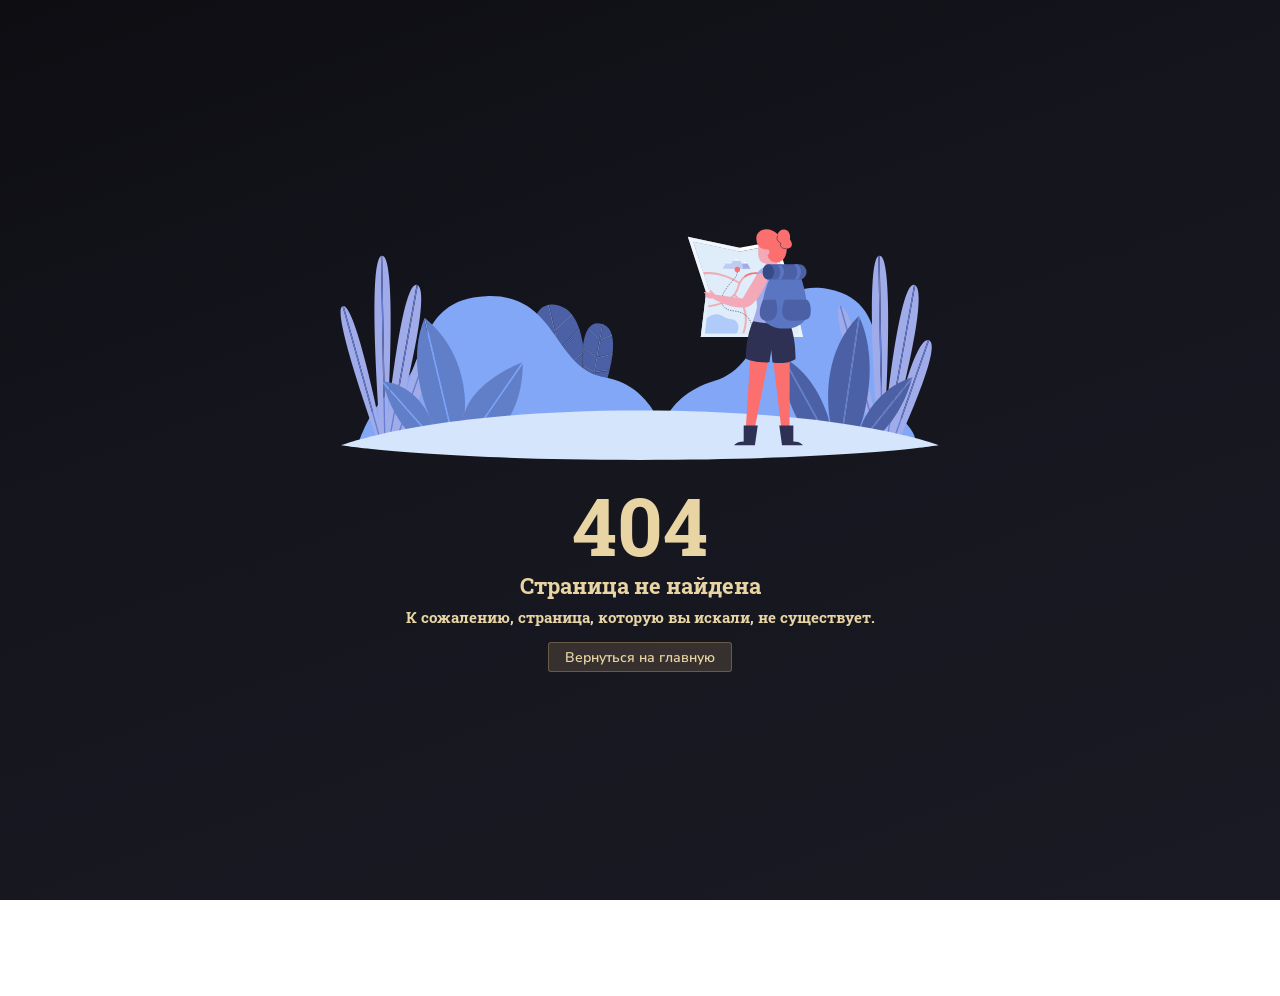
<file: research/aionempire-capture/aionempire.com_register.html>
<!DOCTYPE html>
<html lang="en">
    

<head>
    








<!-- META TAGS -->
<meta charset="utf-8">
<meta name="author" content="AionEmpire">
<meta name="viewport" content="width=device-width, initial-scale=1, maximum-scale=1">
<title>AionEmpire - лучший сервер Aion Classic</title>
<meta name="description" content="Aion версии Classic. Окунись в лучшие дни AION уже сегодня с AionEmpire">
<meta name="robots" content="index, follow">
<link rel="canonical" href="https://aionempire.com/register"/>
<link rel="shortcut icon" href="/assets/classic/images/ae.ico?v=1792438502"/>

<!-- Open Graph -->
<meta property="og:type" content="website">
<meta property="og:site_name" content="AionEmpire">
<meta property="og:locale" content="ru_RU">
<meta property="og:title" content="AionEmpire - лучший сервер Aion Classic">
<meta property="og:description" content="Aion версии Classic. Окунись в лучшие дни AION уже сегодня с AionEmpire">
<meta property="og:url" content="https://aionempire.com/register">
<meta property="og:image" content="https://aionempire.com/assets/aion20/assets/logo.png">

<!-- Twitter -->
<meta name="twitter:card" content="summary_large_image">
<meta name="twitter:title" content="AionEmpire - лучший сервер Aion Classic">
<meta name="twitter:description" content="Aion версии Classic. Окунись в лучшие дни AION уже сегодня с AionEmpire">
<meta name="twitter:image" content="https://aionempire.com/assets/aion20/assets/logo.png">


    
    
    
            <!-- core:css -->
        <link href="https://fonts.googleapis.com/css2?family=Nunito+Sans:wght@300;400;500;600;700;800&family=Roboto+Slab:wght@400;500;600;700;800&display=swap" rel="stylesheet">
        <link rel="stylesheet" href="/assets/classic/vendors/core/core.css?v=1792438502">

            <!-- endinject -->
            <!-- plugin css for this page -->
        <link rel="stylesheet" href="/assets/classic/vendors/bootstrap-datepicker/bootstrap-datepicker.min.css?v=1792438502">
        <link rel="stylesheet" href="/assets/classic/vendors/datatables.net-bs4/dataTables.bootstrap4.css?v=1792438502">
            <!-- end plugin css for this page -->
            <!-- inject:css -->
        <link rel="stylesheet" href="/assets/classic/fonts/feather-font/css/iconfont.css?v=1792438502">
        <link rel="stylesheet" href="/assets/classic/vendors/flag-icon-css/css/flag-icon.min.css?v=1792438502">
            <!-- endinject -->
            <!-- Layout styles -->
        <link rel="stylesheet" href="/assets/classic/css/proj/style_dark.css?v=1792438502">
        <link rel="stylesheet" href="/assets/classic/css/proj/cp.css?v=1792438502">
        <link rel="stylesheet" href="/assets/classic/css/proj/added.css?v=1792438502">
        <link rel="stylesheet" href="/assets/classic/css/proj/dark_fantasy.css?v=1792438502">
        <link rel="stylesheet" href="/assets/classic/css/proj/light_fantasy.css?v=1792438502">
            <!-- End layout styles -->
        <script src='/assets/js/jquery-3.5.1.min.js?v=1792438502'></script>
    


</head>
    <body>
        <div class="main-wrapper">
            <div class="page-wrapper full-page">
                <div class="page-content d-flex align-items-center justify-content-center">

                    <div class="row w-100 mx-0 auth-page">
                        <div class="col-md-8 col-xl-6 mx-auto d-flex flex-column align-items-center">
                            <img src="/assets/classic/images/404.svg" class="img-fluid mb-2" alt="404">
                            <h1 class="font-weight-bold mb-22 mt-2 tx-80 text-muted">404</h1>
                            <h4 class="mb-2">Страница не найдена</h4>
                            <h6 class="text-muted mb-3 text-center">К сожалению, страница, которую вы искали, не существует.</h6>
                            <a href="/account/index" class="btn btn-primary">Вернуться на главную</a>
                        </div>
                    </div>

                </div>
            </div>
        </div>

            <!-- core:js -->
        <script src="/assets/classic/vendors/core/core.js?v=1792438502"></script>
            <!-- endinject -->
            <!-- plugin js for this page -->
            <!-- end plugin js for this page -->
            <!-- inject:js -->
        <script src="/assets/classic/vendors/feather-icons/feather.min.js?v=1792438502"></script>
        <script src="/assets/classic//js/template.js?v=1792438502"></script>
            <!-- endinject -->
            <!-- custom js for this page -->
            <!-- end custom js for this page -->
    </body>
</html>
</file>
<file: assets/aion20/styles/aion-core.css>
/* ============================================================
   AION 2.0 — общие стили (shared between all pages)
   ============================================================ */

:root {
  /* celestial moonlight & astral sapphire palette */
  --bg:        #060913;
  --bg-1:      #0a0f1e;
  --bg-2:      #10172b;
  --line:      rgba(186, 210, 255, 0.11);
  --line-2:    rgba(186, 210, 255, 0.20);
  --text:      #e8eeff;
  --muted:     #94a3c4;
  --faint:     #5b6b8e;

  /* astral blue accent matching logo */
  --accent:      #3b6cff;
  --accent-dim:  rgba(59, 108, 255, 0.16);
  --accent-line: rgba(92, 138, 255, 0.44);

  --display: "Forum", "Times New Roman", serif;
  --body: "Hanken Grotesk", system-ui, sans-serif;
  --mono: "Spline Sans Mono", ui-monospace, monospace;

  --maxw: 1280px;
  --pad: clamp(20px, 5vw, 72px);
}

* { margin: 0; padding: 0; box-sizing: border-box; }
html { scroll-behavior: smooth; }
body {
  background: var(--bg);
  color: var(--text);
  font-family: var(--body);
  font-size: 17px;
  line-height: 1.6;
  -webkit-font-smoothing: antialiased;
  overflow-x: hidden;
  -webkit-text-size-adjust: 100%;
  text-size-adjust: 100%;
  -webkit-tap-highlight-color: transparent;
}
a { color: inherit; text-decoration: none; }
img { display: block; max-width: 100%; }

.wrap { width: 100%; max-width: var(--maxw); margin-inline: auto; padding-inline: var(--pad); }

h1, h2, h3 { font-family: var(--display); font-weight: 400; line-height: 1.04; }

/* shared label / kicker */
.kicker {
  display: inline-flex; align-items: center; gap: 11px;
  font-family: var(--mono);
  font-size: 12px;
  font-weight: 500;
  letter-spacing: 0.2em;
  text-transform: uppercase;
  color: var(--muted);
}
.kicker::before { content: ""; width: 22px; height: 1px; background: var(--accent-line); flex-shrink: 0; }
.kicker .mark { color: var(--faint); }

/* ===================== HEADER ===================== */
.site-header {
  position: fixed; inset: 0 0 auto 0; z-index: 100;
  transition: background .3s ease, border-color .3s ease;
  border-bottom: 1px solid transparent;
}
.site-header.scrolled {
  background: rgba(6, 9, 19, 0.86);
  backdrop-filter: blur(10px);
  border-bottom-color: var(--line);
}
.nav { display: flex; align-items: center; gap: 36px; height: 72px; }
.brand { display: flex; align-items: center; gap: 12px; flex-shrink: 0; }
.brand img { height: 48px; width: auto; }
.brand .wm { font-family: var(--display); font-size: 21px; letter-spacing: 0.16em; line-height: 1; white-space: nowrap; }
.brand .wm b { color: var(--accent); font-weight: 400; }

.nav-links { display: flex; align-items: center; gap: 4px; list-style: none; margin-left: 4px; }
.nav-links a {
  position: relative; display: block; padding: 8px 14px; white-space: nowrap;
  font-size: 14px; font-weight: 500; color: var(--muted);
  letter-spacing: 0.01em; transition: color .2s ease;
}
.nav-links a::after {
  content: ""; position: absolute; left: 14px; right: 14px; bottom: 2px; height: 1px;
  background: var(--accent); transform: scaleX(0); transform-origin: left; transition: transform .25s ease;
}
.nav-links a:hover, .nav-links a.active { color: var(--text); }
.nav-links a:hover::after, .nav-links a.active::after { transform: scaleX(1); }

.nav-right { margin-left: auto; display: flex; align-items: center; gap: 18px; }

.online { display: inline-flex; align-items: center; gap: 8px; font-size: 13px; color: var(--muted); white-space: nowrap; }
.online .dot {
  width: 7px; height: 7px; border-radius: 50%;
  background: oklch(0.76 0.16 150); box-shadow: 0 0 0 0 oklch(0.76 0.16 150 / 0.5);
  animation: pulse 2.4s ease-out infinite;
}
@keyframes pulse { 70% { box-shadow: 0 0 0 7px oklch(0.76 0.16 150 / 0); } 100% { box-shadow: 0 0 0 0 oklch(0.76 0.16 150 / 0); } }
.online b { color: var(--text); font-weight: 600; font-variant-numeric: tabular-nums; }
.online.offline .dot { background: oklch(0.63 0.22 25); box-shadow: none; animation: none; }
@media (prefers-reduced-motion: reduce) { .online .dot { animation: none; } }

.lang { position: relative; }
.lang-btn {
  display: inline-flex; align-items: center; gap: 6px; height: 34px; padding: 0 4px;
  background: none; border: 0; color: var(--muted);
  font-family: var(--mono); font-size: 12.5px; font-weight: 500; letter-spacing: 0.08em;
  cursor: pointer; transition: color .2s ease;
}
.lang-btn .chev { width: 12px; height: 12px; opacity: .7; transition: transform .25s ease; }
.lang-btn:hover, .lang.open .lang-btn { color: var(--text); }
.lang.open .lang-btn .chev { transform: rotate(180deg); }
.lang-menu {
  position: absolute; top: calc(100% + 8px); right: 0; min-width: 160px;
  background: rgba(10, 15, 30, 0.98); border: 1px solid var(--line-2); border-radius: 4px; padding: 5px;
  display: flex; flex-direction: column; gap: 1px;
  opacity: 0; visibility: hidden; transform: translateY(-5px);
  transition: opacity .18s ease, transform .18s ease, visibility .18s; z-index: 120;
  box-shadow: 0 20px 48px rgba(0,0,0,0.5);
}
.lang.open .lang-menu { opacity: 1; visibility: visible; transform: none; }
.lang-menu button, .lang-menu a {
  display: flex; align-items: center; gap: 10px; width: 100%; padding: 9px 11px;
  background: transparent; border: 0; border-radius: 3px; color: var(--muted);
  font-family: var(--body); font-size: 14px; font-weight: 500; text-align: left; cursor: pointer; transition: all .15s ease;
}
.lang-menu button:hover, .lang-menu a:hover { background: rgba(186, 210, 255, 0.06); color: var(--text); }
.lang-menu button .code, .lang-menu a .code { margin-left: auto; font-family: var(--mono); font-size: 11px; letter-spacing: 0.08em; color: var(--faint); }
.lang-menu button.active, .lang-menu a.active { color: var(--text); }
.lang-menu button.active .code, .lang-menu a.active .code { color: var(--accent); }

.login-btn {
  display: inline-flex; align-items: center; gap: 8px; height: 38px; padding: 0 18px;
  font-size: 13.5px; font-weight: 600; letter-spacing: 0.01em;
  border: 1px solid var(--line-2); border-radius: 3px; color: var(--text);
  background: transparent; transition: all .2s ease; white-space: nowrap;
}
.login-btn svg { width: 15px; height: 15px; }
.login-btn:hover { border-color: var(--accent); background: var(--accent-dim); }

.burger {
  display: none; width: 42px; height: 42px; border: 1px solid var(--line-2); border-radius: 3px;
  background: transparent; cursor: pointer; flex-direction: column; align-items: center; justify-content: center; gap: 5px;
}
.burger span { width: 18px; height: 1.5px; background: var(--text); transition: .25s; }

/* ===================== HERO (shared shell) ===================== */
.hero { position: relative; min-height: 100vh; min-height: 100svh; display: flex; align-items: flex-end; overflow: hidden; isolation: isolate; }
.hero-scrim {
  position: absolute; inset: 0; z-index: -1;
  background:
    linear-gradient(180deg, rgba(6,9,19,0.55) 0%, rgba(6,9,19,0.05) 26%, rgba(6,9,19,0.62) 72%, var(--bg) 100%),
    linear-gradient(90deg, rgba(6,9,19,0.78) 0%, rgba(6,9,19,0.32) 42%, transparent 70%);
}
.hero-inner {
  width: 100%; max-width: var(--maxw); margin-inline: auto; padding-inline: var(--pad);
  padding-bottom: clamp(56px, 8vh, 96px); padding-top: 120px;
  display: grid; grid-template-columns: minmax(0, 1fr) auto; align-items: end; gap: 48px;
}
.hero-lede { max-width: 760px; animation: rise 1s cubic-bezier(.16,.84,.44,1) both; }
@keyframes rise { from { opacity: 0; transform: translateY(24px); } to { opacity: 1; transform: none; } }
.hero-lede .kicker { display: inline-flex; gap: 12px; align-items: center; margin-bottom: 26px; }
.hero h1 {
  font-size: clamp(72px, 15vw, 184px); letter-spacing: 0.01em; line-height: 0.86;
  display: flex; align-items: baseline; gap: 0.12em; flex-wrap: wrap;
}
.hero h1 .v { color: var(--accent); }
.hero .sub {
  margin-top: 28px; font-size: clamp(17px, 2vw, 22px); font-weight: 400; color: var(--text);
  max-width: 560px; line-height: 1.5; text-wrap: pretty;
}
.hero .sub b { color: var(--text); font-weight: 600; }
.hero-cta { display: flex; gap: 14px; flex-wrap: wrap; margin-top: 34px; align-items: center; }

.btn {
  display: inline-flex; align-items: center; gap: 10px; padding: 14px 28px; border-radius: 3px;
  font-family: inherit; font-weight: 600; font-size: 15px; letter-spacing: 0.01em; transition: all .2s ease; cursor: pointer; border: 1px solid transparent;
}
.btn svg { width: 16px; height: 16px; }
.btn-primary { background: var(--accent); color: #fff; }
.btn-primary:hover { transform: translateY(-1px); filter: brightness(1.08); }
.btn-ghost { border-color: var(--line-2); color: var(--text); background: rgba(236,228,236,0.02); }
.btn-ghost:hover { border-color: var(--text); }

/* hero ledger — facts column */
.ledger {
  display: flex; flex-direction: column; min-width: 230px;
  border-top: 1px solid var(--line-2);
}
.ledger-row { display: flex; align-items: baseline; justify-content: space-between; gap: 20px; padding: 15px 0; border-bottom: 1px solid var(--line); }
.ledger-row .k { font-family: var(--body); font-size: 14px; font-weight: 500; letter-spacing: 0; text-transform: none; color: var(--muted); }
.ledger-row .v { font-family: var(--display); font-size: 23px; color: var(--text); letter-spacing: 0.01em; }
.ledger-row .v em { color: var(--accent); font-style: normal; }
/* status dot — same indicator as the header's .online .dot, reused when the count is withheld */
.ledger-row .v .st-dot {
  display: inline-block; vertical-align: middle; width: 7px; height: 7px; border-radius: 50%;
  background: oklch(0.76 0.16 150); box-shadow: 0 0 0 0 oklch(0.76 0.16 150 / 0.5);
  animation: pulse 2.4s ease-out infinite;
}
.ledger-row .v .st-dot.off { background: oklch(0.63 0.22 25); box-shadow: none; animation: none; margin-right: 10px; }
@media (prefers-reduced-motion: reduce) { .ledger-row .v .st-dot { animation: none; } }

/* ===================== SECTION SHELL ===================== */
section { position: relative; z-index: 1; }
.section-pad { padding-block: clamp(80px, 11vw, 144px); }
.section-head { display: flex; align-items: flex-end; justify-content: space-between; gap: 24px; flex-wrap: wrap; margin-bottom: 56px; }
.section-head .tg { display: flex; flex-direction: column; gap: 16px; }
.section-head .idx { font-family: var(--mono); font-size: 12px; letter-spacing: 0.2em; color: var(--faint); }
.section-head h2 { font-size: clamp(38px, 5.4vw, 68px); letter-spacing: 0.01em; }
.section-head h2 .accent { color: var(--accent); }
.section-link {
  display: inline-flex; align-items: center; gap: 9px; font-family: var(--mono);
  font-size: 13px; letter-spacing: 0.05em; color: var(--muted);
  padding-bottom: 4px; border-bottom: 1px solid var(--line-2); transition: all .2s ease;
}
.section-link:hover { color: var(--text); border-bottom-color: var(--accent); }
.section-link svg { width: 15px; height: 15px; transition: transform .2s ease; }
.section-link:hover svg { transform: translateX(3px); }

/* ===================== NEWS (gazette) ===================== */
.news { border-top: 1px solid var(--line); }
.news-grid { display: grid; grid-template-columns: 1.15fr 1fr; gap: clamp(28px, 4vw, 60px); align-items: start; }

/* featured */
.feature { display: flex; flex-direction: column; }
.feature .ph { width: 100%; aspect-ratio: 16 / 10; border: 1px solid var(--line); border-radius: 4px; overflow: hidden; }
.feature image-slot { width: 100%; height: 100%; }
.feature .meta { display: flex; align-items: center; gap: 14px; margin-top: 22px; }
.feature h3 { font-size: clamp(28px, 3.4vw, 40px); margin-top: 16px; letter-spacing: 0.01em; line-height: 1.06; }
.feature p { color: var(--muted); font-size: 16px; margin-top: 16px; max-width: 52ch; }
.feature .more { display: inline-flex; align-items: center; gap: 8px; margin-top: 22px; font-weight: 600; font-size: 14.5px; color: var(--text); }
.feature .more svg { width: 15px; height: 15px; color: var(--accent); transition: transform .2s ease; }
.feature:hover .more svg { transform: translateX(3px); }

/* tag + date */
.tag { font-family: var(--mono); font-size: 11px; font-weight: 500; letter-spacing: 0.1em; text-transform: uppercase; color: var(--accent); }
.tag.update { color: oklch(0.74 0.15 300); }
.tag.event  { color: oklch(0.78 0.15 18); }
.tag.guide  { color: oklch(0.80 0.13 230); }
.tag.pvp    { color: oklch(0.80 0.14 50); }
.tag.community { color: oklch(0.80 0.13 150); }
.date { font-family: var(--mono); font-size: 12px; color: var(--faint); letter-spacing: 0.04em; white-space: nowrap; }
.dot-sep { width: 3px; height: 3px; border-radius: 50%; background: var(--faint); }

/* list */
.news-list { display: flex; flex-direction: column; }
.news-item {
  display: grid; grid-template-columns: 1fr auto; gap: 6px 18px; align-items: baseline;
  padding: 22px 0; border-bottom: 1px solid var(--line); transition: padding-left .25s ease;
}
.news-item:first-child { padding-top: 0; }
.news-item .it-meta { grid-column: 1 / -1; display: flex; align-items: center; gap: 12px; margin-bottom: 8px; }
.news-item h4 { font-family: var(--body); font-weight: 600; font-size: 17px; line-height: 1.32; transition: color .2s ease; }
.news-item .arrow { align-self: center; width: 16px; height: 16px; color: var(--faint); transition: all .2s ease; }
.news-item:hover { padding-left: 10px; }
.news-item:hover h4 { color: var(--accent); }
.news-item:hover .arrow { color: var(--accent); transform: translateX(2px); }

/* ===================== ADVANTAGES (numbered rows over art) ===================== */
.adv { border-top: 1px solid var(--line); position: relative; isolation: isolate; overflow: hidden; }
.adv-bg { position: absolute; inset: 0; z-index: -2; background: var(--bg) url("../assets/advantages-bg.jpg") center 28% / cover no-repeat; }
.adv-bg::after {
  content: ""; position: absolute; inset: 0;
  background: linear-gradient(180deg, var(--bg) 0%, rgba(6,9,19,0.86) 24%, rgba(6,9,19,0.86) 76%, var(--bg) 100%);
}
.adv .wrap { position: relative; z-index: 1; }
.adv-intro { max-width: 620px; margin-bottom: 18px; }
.adv-intro p { color: var(--muted); margin-top: 20px; font-size: 17px; text-wrap: pretty; }

.adv-list {
  margin-top: 48px;
  display: grid; grid-template-columns: repeat(3, 1fr);
  border-top: 1px solid var(--line-2); border-left: 1px solid var(--line-2);
}
.adv-cell {
  border-right: 1px solid var(--line-2); border-bottom: 1px solid var(--line-2);
  padding: clamp(28px, 2.6vw, 40px);
  display: flex; flex-direction: column; align-items: flex-start; gap: 16px;
  transition: background .25s ease;
}
.adv-cell .sig {
  width: 46px; height: 46px; display: grid; place-items: center; flex-shrink: 0;
  border: 1px solid var(--accent-line); border-radius: 3px; color: var(--accent);
  transition: background .25s ease;
}
.adv-cell .sig svg { width: 24px; height: 24px; }
.adv-cell h3 { font-size: clamp(22px, 2vw, 27px); letter-spacing: 0.01em; line-height: 1.12; }
.adv-cell p { color: var(--muted); font-size: 15.5px; line-height: 1.62; text-wrap: pretty; }
.adv-cell:hover { background: rgba(236,228,236,0.025); }
.adv-cell:hover .sig { background: var(--accent-dim); }

/* CTA cell fills the grid */
.adv-cta { justify-content: space-between; gap: 28px; }
.adv-cta .q { font-family: var(--display); font-size: clamp(22px, 2vw, 27px); line-height: 1.18; color: var(--text); }
.adv-cta .q b { color: var(--accent); font-weight: 400; }
.adv-cta a {
  display: inline-flex; align-items: center; gap: 10px;
  font-weight: 600; font-size: 15px; color: var(--text);
  padding-bottom: 5px; border-bottom: 1px solid var(--accent-line); transition: gap .2s ease;
}
.adv-cta a svg { width: 16px; height: 16px; color: var(--accent); }
.adv-cta a:hover { gap: 14px; }

/* ===================== JOIN BAND ===================== */
.join { border-top: 1px solid var(--line); background: var(--bg-1); }
.join-inner { display: flex; align-items: center; justify-content: space-between; gap: 40px; flex-wrap: wrap; padding-block: clamp(56px, 8vw, 96px); }
.join h2 { font-size: clamp(34px, 4.6vw, 56px); max-width: 16ch; line-height: 1.05; }
.join h2 .accent { color: var(--accent); }
.join .right { display: flex; flex-direction: column; gap: 18px; align-items: flex-start; }
.join .note { font-family: var(--mono); font-size: 12.5px; color: var(--faint); letter-spacing: 0.04em; }
.join .socials { display: flex; gap: 10px; }
.social-btn {
  width: 40px; height: 40px; display: grid; place-items: center;
  border: 1px solid var(--line-2); border-radius: 3px; color: var(--muted);
  transition: all .2s ease; background: transparent;
}
.social-btn svg { width: 18px; height: 18px; }
.social-btn:hover { color: var(--text); border-color: var(--accent); background: var(--accent-dim); }

/* ===================== FOOTER ===================== */
.site-footer { border-top: 1px solid var(--line); background: var(--bg); padding-block: 64px 36px; }
.footer-top { display: grid; grid-template-columns: 1.6fr 1fr 1fr; gap: 48px; padding-bottom: 44px; border-bottom: 1px solid var(--line); }
.footer-brand .wm { font-family: var(--display); font-size: 26px; letter-spacing: 0.14em; }
.footer-brand .wm b { color: var(--accent); font-weight: 400; }
.footer-brand p { color: var(--muted); font-size: 14.5px; margin-top: 16px; max-width: 380px; }
.footer-col h4 { font-family: var(--mono); font-size: 11.5px; font-weight: 500; letter-spacing: 0.16em; text-transform: uppercase; color: var(--faint); margin-bottom: 18px; }
.footer-col ul { list-style: none; display: flex; flex-direction: column; gap: 12px; }
.footer-col a { color: var(--muted); font-size: 14.5px; transition: color .2s ease; }
.footer-col a:hover { color: var(--text); }
.footer-bottom { margin-top: 28px; display: flex; justify-content: space-between; align-items: center; gap: 20px; flex-wrap: wrap; font-family: var(--mono); font-size: 12px; color: var(--faint); }
.footer-bottom .disclaimer { max-width: 760px; line-height: 1.6; }

/* footer legal row */
.footer-legal { list-style: none; margin-top: 24px; display: flex; flex-wrap: wrap; gap: 10px 26px; }
.footer-legal a { position: relative; font-family: var(--mono); font-size: 12px; letter-spacing: 0.03em; color: var(--muted); transition: color .2s ease; }
.footer-legal a:hover { color: var(--accent); }
.footer-legal li + li a::before { content: ""; position: absolute; left: -13px; top: 50%; width: 3px; height: 3px; border-radius: 50%; background: var(--line-2); transform: translateY(-50%); }
.footer-legal + .footer-bottom { margin-top: 24px; }

/* reveal */
.reveal { opacity: 0; transform: translateY(26px); transition: opacity .7s cubic-bezier(.16,.84,.44,1), transform .7s cubic-bezier(.16,.84,.44,1); }
.reveal.in { opacity: 1; transform: none; }
@media (prefers-reduced-motion: reduce) {
  .reveal { opacity: 1; transform: none; transition: none; }
  .hero-lede, .ledger { animation: none; }
}

/* mobile menu */
.mobile-menu {
  position: fixed; inset: 72px 0 0 0; z-index: 99; background: rgba(6,9,19,0.98); backdrop-filter: blur(14px);
  padding: 28px var(--pad); display: flex; flex-direction: column; gap: 4px;
  transform: translateX(100%); transition: transform .32s cubic-bezier(.16,.84,.44,1);
}
.mobile-menu.open { transform: none; }
.mobile-menu a { font-family: var(--display); font-size: 26px; letter-spacing: 0.04em; padding: 16px 0; border-bottom: 1px solid var(--line); color: var(--text); }

/* ===================== RESPONSIVE ===================== */
@media (max-width: 1080px) {
  .hero-inner { grid-template-columns: 1fr; gap: 40px; }
  .ledger { flex-direction: row; flex-wrap: wrap; border-top: 0; gap: 0; }
  .ledger-row { flex: 1 1 160px; flex-direction: column; align-items: flex-start; gap: 6px; border-bottom: 0; border-top: 1px solid var(--line-2); padding: 14px 0; }
  .news-grid { grid-template-columns: 1fr; }
}
@media (max-width: 920px) {
  .nav-links, .login-btn span { display: none; }
  .burger { display: flex; }
  .adv-list { grid-template-columns: repeat(2, 1fr); }
}
@media (max-width: 768px) {
  :root { --pad: clamp(16px, 4vw, 40px); }
  .nav { height: 60px; gap: 16px; }
  .brand img { height: 38px; }
  .brand .wm { font-size: 17px; letter-spacing: 0.12em; }
  .hero { min-height: 100svh; }
  .hero h1 { font-size: clamp(48px, 12vw, 96px); }
  .hero .sub { font-size: clamp(15px, 2vw, 18px); margin-top: 20px; }
  .hero-cta { margin-top: 24px; }
  .btn { padding: 12px 22px; font-size: 14px; }
  .section-head h2 { font-size: clamp(30px, 5vw, 48px); }
  .section-head { margin-bottom: 36px; }
  .mobile-menu { inset-top: 60px; }
  .mobile-menu a { font-size: 22px; padding: 14px 0; }
  .footer-top { grid-template-columns: 1fr 1fr; gap: 32px; }
}
@media (max-width: 720px) {
  .footer-top { grid-template-columns: 1fr; gap: 36px; }
  .adv-list { grid-template-columns: 1fr; }
  .join-inner { flex-direction: column; align-items: flex-start; }
}
@media (max-width: 560px) {
  body { font-size: 16px; }
  .online { display: none; }
  :root { --pad: 16px; }
  .nav { height: 56px; gap: 12px; }
  .brand img { height: 34px; }
  .brand .wm { font-size: 15px; letter-spacing: 0.1em; }
  .hero h1 { font-size: clamp(36px, 11vw, 72px); gap: 0.08em; }
  .hero .sub { font-size: 15px; max-width: 90vw; }
  .btn { padding: 11px 18px; font-size: 13.5px; }
  .section-pad { padding-block: clamp(48px, 8vw, 80px); }
  .section-head h2 { font-size: clamp(26px, 6vw, 38px); }
  .join h2 { font-size: clamp(28px, 6vw, 40px); }
  .feature h3 { font-size: clamp(22px, 5vw, 30px); }
  .feature p { font-size: 14.5px; }
  .news-item h4 { font-size: 15.5px; }
  .mobile-menu { inset-top: 56px; }
  .mobile-menu a { font-size: 20px; padding: 12px 0; }
  .footer-brand .wm { font-size: 20px; }
  .footer-brand p { font-size: 13px; }
  .footer-col a { font-size: 13.5px; }
  .footer-bottom { font-size: 11px; }
  .login-btn { height: 34px; padding: 0 14px; font-size: 12.5px; }
  .burger { width: 38px; height: 38px; }
  .burger span { width: 16px; }
}
/* very small phones */
@media (max-width: 380px) {
  :root { --pad: 14px; }
  .brand img { height: 30px; }
  .brand .wm { font-size: 13px; }
  .hero h1 { font-size: clamp(30px, 10vw, 52px); }
  .hero .sub { font-size: 14px; }
  .section-head h2 { font-size: 24px; }
  .join h2 { font-size: 24px; }
  .btn { padding: 10px 16px; font-size: 13px; }
}
</file>
<file: assets/aion20/styles/home.css>
/* ============================================================
   AION 2.0 — стили главной страницы (Aion 2.0 v2.html)
   Подключать ПОСЛЕ aion-core.css
   ============================================================ */

/* hero background — video version */
.hero-bg {
  position: absolute; inset: 0; z-index: -2;
  width: 100%; height: 100%; object-fit: cover; object-position: 55% 32%;
  background: var(--bg-1);
  transform: scale(1.04);
  backface-visibility: hidden;
}
@keyframes heroDrift {
  from { transform: scale(1.06) translate3d(0, 0, 0); }
  to   { transform: scale(1.13) translate3d(-1.4%, -1%, 0); }
}

/* hero version line + socials */
.hero h1 .v { color: var(--accent); }
.hero-version {
  display: flex; align-items: center; gap: 16px; margin-top: 22px;
  font-family: var(--mono); font-size: clamp(15px, 1.6vw, 19px); font-weight: 500;
  letter-spacing: 0.22em; text-transform: uppercase; color: var(--accent);
}
.hero-version .hv-line { width: clamp(28px, 5vw, 56px); height: 1px; background: var(--accent); opacity: 0.55; }
.hero-sep { width: 1px; height: 30px; background: var(--line-2); margin-inline: 4px; }
.hero-socials { display: flex; gap: 10px; }

/* hero ledger — staggered entrance */
.ledger-row {
  animation: rise .9s cubic-bezier(.16,.84,.44,1) both;
}
.ledger-row:nth-child(1) { animation-delay: .18s; }
.ledger-row:nth-child(2) { animation-delay: .28s; }
.ledger-row:nth-child(3) { animation-delay: .38s; }
.ledger-row:nth-child(4) { animation-delay: .48s; }

/* advantages — inline links + "more" affordance */
.adv-cell p a.inl { color: var(--text); text-decoration: none; box-shadow: inset 0 -1px 0 var(--accent-line); transition: color .2s ease, box-shadow .2s ease; }
.adv-cell p a.inl:hover { color: var(--accent); box-shadow: inset 0 -1px 0 var(--accent); }
.adv-more {
  margin-top: 4px; display: inline-flex; align-items: center; gap: 9px;
  font-weight: 600; font-size: 14px; color: var(--text);
  padding-bottom: 4px; border-bottom: 1px solid var(--accent-line); transition: gap .2s ease;
}
.adv-more svg { width: 15px; height: 15px; color: var(--accent); }
.adv-more:hover { gap: 13px; }

/* ===================== BONUSES (merged into join) ===================== */
.bonuses { margin-top: 0; padding-bottom: clamp(56px, 8vw, 96px); }
.bonuses-bar { display: flex; align-items: baseline; gap: 14px; flex-wrap: wrap; margin-bottom: 22px; }
.bonuses-bar .b-label { font-family: var(--mono); font-size: 12px; font-weight: 500; letter-spacing: 0.16em; text-transform: uppercase; color: var(--muted); }
.bonuses-bar .b-hint { font-family: var(--mono); font-size: 12px; color: var(--faint); letter-spacing: 0.03em; }

/* floating marquee */
.reel { position: relative; overflow: hidden; padding-block: 14px; -webkit-mask-image: linear-gradient(90deg, transparent, #000 9%, #000 91%, transparent); mask-image: linear-gradient(90deg, transparent, #000 9%, #000 91%, transparent); }
.reel-track { display: flex; gap: 14px; width: max-content; will-change: transform; }
@keyframes reel-scroll { from { transform: translateX(0); } to { transform: translateX(-50%); } }

.bonus-card {
  flex: 0 0 auto; width: 168px; padding: 16px; display: flex; flex-direction: column; gap: 12px;
  border: 1px solid var(--line); border-radius: 5px; background: var(--bg-2);
  transition: transform .3s cubic-bezier(.16,.84,.44,1), border-color .3s ease, background .3s ease;
}
.bonus-card:hover { border-color: var(--accent-line); background: rgba(236,228,236,0.03); transform: translateY(-6px); }
.bonus-icon { position: relative; width: 100%; aspect-ratio: 1; border: 1px solid var(--line); border-radius: 4px; overflow: hidden; background: var(--bg-1); }
.bonus-icon image-slot { width: 100%; height: 100%; }
.bonus-qty {
  position: absolute; right: 7px; bottom: 7px; z-index: 2;
  font-family: var(--mono); font-size: 11px; font-weight: 500; color: var(--accent);
  padding: 2px 7px; border: 1px solid var(--accent-line); border-radius: 3px; background: rgba(6,9,19,0.84);
  letter-spacing: 0.02em;
}
.bonus-card .b-name { font-size: 14.5px; font-weight: 600; line-height: 1.25; min-height: 2.5em; display: -webkit-box; -webkit-line-clamp: 2; -webkit-box-orient: vertical; overflow: hidden; }
.bonus-card .b-sub { font-family: var(--mono); font-size: 11px; color: var(--faint); letter-spacing: 0.04em; text-transform: uppercase; margin-top: -6px; }

@media (max-width: 560px) {
  .bonus-card { width: 156px; }
}

/* ===================== ACCESS TOAST ===================== */
.access-toast {
  position: fixed; right: 22px; bottom: 22px; z-index: 80;
  width: min(360px, calc(100vw - 32px));
  display: grid; grid-template-columns: auto 1fr; gap: 14px;
  padding: 18px 18px 18px 16px;
  background: var(--bg-2); border: 1px solid var(--line-2); border-radius: 8px;
  box-shadow: 0 18px 50px rgba(0,0,0,0.55), 0 0 0 1px rgba(0,0,0,0.3);
  opacity: 0; transform: translateY(14px) scale(0.98); pointer-events: none;
  transition: opacity .4s ease, transform .4s cubic-bezier(.16,.84,.44,1);
}
.access-toast.show { opacity: 1; transform: none; pointer-events: auto; }
.access-toast .toast-close {
  position: absolute; top: 9px; right: 9px; width: 26px; height: 26px;
  display: grid; place-items: center; border: none; background: none; cursor: pointer;
  color: var(--faint); border-radius: 5px; transition: color .2s ease, background .2s ease;
}
.access-toast .toast-close:hover { color: var(--text); background: rgba(236,228,236,0.06); }
.access-toast .toast-close svg { width: 15px; height: 15px; }
.access-toast .toast-icon {
  width: 42px; height: 42px; flex: 0 0 auto; display: grid; place-items: center;
  border: 1px solid var(--accent-line); border-radius: 7px; background: var(--accent-dim); color: var(--accent);
}
.access-toast .toast-icon svg { width: 24px; height: 24px; }
.access-toast .toast-body { min-width: 0; padding-right: 14px; }
.access-toast h4 { font-family: var(--mono); font-size: 12px; font-weight: 600; letter-spacing: 0.04em; text-transform: uppercase; color: var(--text); margin-bottom: 6px; }
.access-toast p { color: var(--muted); font-size: 13.5px; line-height: 1.5; text-wrap: pretty; }
.access-toast .toast-cta {
  margin-top: 14px; display: inline-flex; align-items: center; gap: 8px;
  font-family: var(--mono); font-size: 12px; font-weight: 600; letter-spacing: 0.03em; text-transform: uppercase;
  color: var(--bg); background: var(--accent); text-decoration: none;
  padding: 9px 14px; border-radius: 5px; transition: filter .2s ease, transform .2s ease;
}
.access-toast .toast-cta:hover { filter: brightness(1.12); transform: translateY(-1px); }
.access-toast .toast-cta svg { width: 15px; height: 15px; }
@media (prefers-reduced-motion: reduce) { .access-toast { transition: opacity .3s ease; transform: none; } }

/* ===================== PRELOADER ===================== */
.preloader {
  position: fixed; inset: 0; z-index: 200;
  display: grid; place-items: center;
  background: var(--bg);
  transition: opacity .6s ease, visibility .6s ease;
}
.preloader.done { opacity: 0; visibility: hidden; pointer-events: none; }
.pre-inner { display: flex; flex-direction: column; align-items: center; gap: 26px; padding: 0 24px; }
.pre-wm { font-family: var(--display); font-size: clamp(34px, 6vw, 52px); letter-spacing: 0.16em; color: var(--text); }
.pre-wm b { color: var(--accent); font-weight: 400; }
.pre-bar { position: relative; width: min(260px, 70vw); height: 2px; background: var(--line-2); overflow: hidden; border-radius: 2px; }
.pre-bar span { position: absolute; inset: 0; width: 0; background: var(--accent); border-radius: 2px; transition: width .35s cubic-bezier(.4,0,.2,1); }
.pre-status { font-family: var(--mono); font-size: 11.5px; letter-spacing: 0.18em; text-transform: uppercase; color: var(--faint); }
@media (prefers-reduced-motion: reduce) { .preloader { transition: opacity .3s ease; } }

/* ===================== FOOTER (legal row) ===================== */
.footer-legal { list-style: none; margin-top: 24px; display: flex; flex-wrap: wrap; gap: 10px 26px; }
.footer-legal a { position: relative; font-family: var(--mono); font-size: 12px; letter-spacing: 0.03em; color: var(--muted); transition: color .2s ease; }
.footer-legal a:hover { color: var(--accent); }
.footer-legal li + li a::before { content: ""; position: absolute; left: -13px; top: 50%; width: 3px; height: 3px; border-radius: 50%; background: var(--line-2); transform: translateY(-50%); }
.footer-legal + .footer-bottom { margin-top: 24px; }

/* reduced-motion extras */
@media (prefers-reduced-motion: reduce) {
  .ledger-row { animation: none; }
  /* keep the gentle ken-burns drift even with reduced motion — it is slow and non-vestibular */
  .hero-bg { animation-duration: 52s; }
}

/* news feature placeholder (earmarked for KB API image) */
.feature .ph { background: linear-gradient(135deg, var(--bg-2), var(--bg-1)); }

/* ===================== COMING SOON CENTERED HERO ===================== */
.hero.hero-coming-soon {
  align-items: center;
  justify-content: center;
  text-align: center;
  background:
    radial-gradient(ellipse 90% 55% at 50% 45%, rgba(28, 58, 138, 0.24) 0%, transparent 75%),
    var(--bg);
}
.hero.hero-coming-soon .hero-scrim {
  background:
    linear-gradient(180deg, rgba(6, 9, 19, 0.58) 0%, rgba(6, 9, 19, 0.08) 28%, rgba(6, 9, 19, 0.52) 74%, var(--bg) 100%),
    radial-gradient(ellipse 85% 75% at 50% 46%, transparent 35%, rgba(6, 9, 19, 0.65) 100%);
}
.cs-center {
  display: flex;
  flex-direction: column;
  align-items: center;
  gap: 28px;
  padding: 24px;
  animation: rise 1s cubic-bezier(.16,.84,.44,1) both;
}
.cs-title {
  font-family: var(--display);
  font-size: clamp(44px, 9vw, 112px);
  letter-spacing: 0.14em;
  line-height: 1;
  color: var(--text);
  text-shadow: 0 12px 42px rgba(0, 0, 0, 0.75), 0 0 32px rgba(59, 108, 255, 0.35);
}
.cs-phases {
  position: relative;
  display: grid;
  grid-template-columns: repeat(4, 1fr);
  gap: 10px;
  width: min(560px, 88vw);
}
.cs-seg {
  padding: 12px 0;
  cursor: pointer;
  outline: none;
}
.cs-seg-label {
  display: block;
  margin-top: 8px;
  font-family: var(--mono);
  font-size: 10.5px;
  font-weight: 500;
  letter-spacing: 0.12em;
  text-transform: uppercase;
  color: var(--faint);
  text-align: center;
  transition: color 0.2s ease;
}
.cs-seg.active .cs-seg-label {
  color: var(--accent);
}
.cs-seg.done .cs-seg-label {
  color: var(--muted);
}
.cs-seg:hover .cs-seg-label {
  color: var(--text);
}
.cs-seg-bar {
  position: relative;
  height: 14px;
  background: rgba(6, 9, 19, 0.76);
  border: 1px solid var(--line-2);
  border-radius: 5px;
  overflow: hidden;
  box-shadow: inset 0 1px 3px rgba(0, 0, 0, 0.65);
  transition: transform 0.22s ease, border-color 0.22s ease, box-shadow 0.22s ease;
}
.cs-seg.done .cs-seg-bar,
.cs-seg.active .cs-seg-bar {
  border-color: var(--accent-line);
  box-shadow: 0 0 18px rgba(59, 108, 255, 0.22), inset 0 1px 3px rgba(0, 0, 0, 0.6);
}
.cs-seg:hover .cs-seg-bar,
.cs-seg:focus-visible .cs-seg-bar {
  transform: translateY(-2px);
  border-color: #7dd3fc;
  box-shadow: 0 0 24px rgba(125, 211, 252, 0.55);
}
.cs-seg-fill {
  position: relative;
  height: 100%;
  width: 0%;
  border-radius: 3px;
}
.cs-seg.done .cs-seg-fill {
  width: 100%;
  background: linear-gradient(90deg, var(--accent), #60a5fa);
  box-shadow: 0 0 12px var(--accent);
}
.cs-seg.active .cs-seg-fill {
  width: 100%;
  background: linear-gradient(90deg, var(--accent), #7dd3fc, var(--accent));
  background-size: 200% 100%;
  box-shadow: 0 0 16px #7dd3fc;
  animation: csFillSeg 1.4s cubic-bezier(.16,.84,.44,1) both, csShimmer 2s linear infinite;
}
.cs-seg.active .cs-seg-fill::after {
  content: "";
  position: absolute;
  top: 0;
  right: 0;
  bottom: 0;
  width: 24px;
  background: linear-gradient(90deg, transparent, rgba(255, 255, 255, 0.9));
  filter: blur(1.5px);
}
.cs-tooltip {
  position: absolute;
  top: calc(100% + 6px);
  left: 50%;
  transform: translateX(-50%) translateY(-6px);
  width: min(440px, 88vw);
  padding: 14px 16px;
  background: rgba(11, 16, 32, 0.94);
  backdrop-filter: blur(10px);
  border: 1px solid var(--accent-line);
  border-radius: 6px;
  box-shadow: 0 14px 36px rgba(0, 0, 0, 0.65);
  text-align: left;
  opacity: 0;
  visibility: hidden;
  pointer-events: none;
  transition: opacity 0.22s ease, transform 0.22s cubic-bezier(.16,.84,.44,1), visibility 0.22s;
  z-index: 20;
}
.cs-tip-head {
  display: flex;
  align-items: center;
  justify-content: space-between;
  gap: 10px;
  margin-bottom: 6px;
  font-family: var(--mono);
  font-size: 11.5px;
  letter-spacing: 0.08em;
}
.cs-tip-phase {
  color: var(--text);
  font-weight: 600;
}
.cs-tip-badge {
  padding: 2px 7px;
  border-radius: 3px;
  font-size: 10px;
  font-weight: 600;
}
.cs-tip-badge.done {
  color: #4ade80;
  background: rgba(74, 222, 128, 0.12);
  border: 1px solid rgba(74, 222, 128, 0.35);
}
.cs-tip-badge.active {
  color: #7dd3fc;
  background: rgba(125, 211, 252, 0.14);
  border: 1px solid rgba(125, 211, 252, 0.4);
}
.cs-tip-badge.upcoming {
  color: var(--muted);
  background: rgba(255, 255, 255, 0.05);
  border: 1px solid var(--line-2);
}
.cs-tooltip p {
  font-family: var(--body);
  font-size: 13px;
  line-height: 1.45;
  color: var(--muted);
  margin: 0;
}
.cs-seg:hover .cs-tooltip,
.cs-seg:focus-visible .cs-tooltip {
  opacity: 1;
  visibility: visible;
  transform: translateX(-50%) translateY(0);
}
@keyframes csFillSeg {
  from { width: 0%; }
  to { width: 100%; }
}
@keyframes csShimmer {
  0% { background-position: 200% 0; }
  100% { background-position: -200% 0; }
}
@media (prefers-reduced-motion: reduce) {
  .cs-center, .cs-seg.active .cs-seg-fill { animation: none; }
}

/* ===================== RESPONSIVE — COMING SOON ===================== */

/* portrait devices (tablets & phones): prevent 16:9 wallpaper from over-zooming & cropping planet + tower */
@media (orientation: portrait) and (max-width: 920px) {
  .hero-bg {
    inset: auto 0;
    top: 48%;
    height: clamp(360px, 60svh, 600px);
    transform: translateY(-50%) scale(1.03);
    object-fit: cover;
    object-position: 55% 36%;
    -webkit-mask-image: linear-gradient(180deg, transparent 0%, #000 18%, #000 82%, transparent 100%);
    mask-image: linear-gradient(180deg, transparent 0%, #000 18%, #000 82%, transparent 100%);
  }
}

/* tablets & small laptops */
@media (max-width: 768px) {
  .cs-title {
    font-size: clamp(32px, 8vw, 64px);
    letter-spacing: 0.08em;
  }
  .cs-phases {
    gap: 6px;
    width: min(480px, 92vw);
  }
  .cs-seg-bar {
    height: 10px;
  }
  .cs-tooltip {
    width: min(320px, 90vw);
    padding: 12px 14px;
  }
  .cs-tip-head {
    flex-wrap: wrap;
    gap: 6px;
  }
  .cs-tip-phase {
    font-size: 10.5px;
  }
  .cs-tip-badge {
    font-size: 9px;
  }
  .cs-tooltip p {
    font-size: 12px;
  }
  .cs-seg-label {
    font-size: 9.5px;
    letter-spacing: 0.08em;
    margin-top: 6px;
  }
}

/* phones — landscape & portrait */
@media (max-width: 560px) {
  .hero-bg {
    inset: auto 0;
    top: 46%;
    height: clamp(290px, 50svh, 460px);
    transform: translateY(-50%) scale(1.02);
    object-fit: cover;
    object-position: 55% 36%;
    -webkit-mask-image: linear-gradient(180deg, transparent 0%, #000 18%, #000 82%, transparent 100%);
    mask-image: linear-gradient(180deg, transparent 0%, #000 18%, #000 82%, transparent 100%);
  }
  .cs-center {
    gap: 20px;
    padding: 16px;
  }
  .cs-title {
    font-size: clamp(28px, 9vw, 48px);
    letter-spacing: 0.06em;
    text-shadow: 0 8px 28px rgba(0, 0, 0, 0.75), 0 0 20px rgba(59, 108, 255, 0.3);
  }
  .cs-phases {
    grid-template-columns: repeat(4, 1fr);
    gap: 4px;
    width: 94vw;
  }
  .cs-seg-bar {
    height: 8px;
    border-radius: 4px;
  }
  .cs-seg-fill {
    border-radius: 2px;
  }
  .cs-tooltip {
    width: min(280px, 88vw);
    padding: 10px 12px;
    font-size: 11px;
  }
  .cs-tip-head {
    flex-direction: column;
    align-items: flex-start;
    gap: 4px;
    margin-bottom: 4px;
  }
  .cs-tip-phase {
    font-size: 9.5px;
    letter-spacing: 0.04em;
  }
  .cs-tip-badge {
    font-size: 8.5px;
    padding: 1px 5px;
  }
  .cs-tooltip p {
    font-size: 11.5px;
    line-height: 1.4;
  }
  .cs-seg-label {
    font-size: 8.5px;
    letter-spacing: 0.04em;
    margin-top: 5px;
  }

  /* tooltip: phases at edges should not overflow viewport */
  .cs-seg:first-child .cs-tooltip {
    left: 0;
    transform: translateX(0) translateY(-6px);
  }
  .cs-seg:first-child:hover .cs-tooltip,
  .cs-seg:first-child:focus-visible .cs-tooltip {
    transform: translateX(0) translateY(0);
  }
  .cs-seg:last-child .cs-tooltip {
    left: auto;
    right: 0;
    transform: translateX(0) translateY(-6px);
  }
  .cs-seg:last-child:hover .cs-tooltip,
  .cs-seg:last-child:focus-visible .cs-tooltip {
    transform: translateX(0) translateY(0);
  }
}

/* very small phones (iPhone SE, Galaxy A-series, etc.) */
@media (max-width: 380px) {
  .cs-title {
    font-size: 26px;
    letter-spacing: 0.04em;
  }
  .cs-phases {
    gap: 3px;
  }
  .cs-seg-bar {
    height: 6px;
  }
  .cs-tooltip {
    width: min(260px, 86vw);
    padding: 8px 10px;
  }
  .cs-tip-phase {
    font-size: 9px;
  }
  .cs-tooltip p {
    font-size: 11px;
  }
  .cs-seg-label {
    font-size: 7.5px;
    letter-spacing: 0.02em;
    margin-top: 4px;
  }
}
</file>
<file: assets/aion20/styles/nox-modules.css>
/* ============================================================
   NOX AION 4.8 — Modular Frontend Extensions (nox-modules.css)
   Extends aion-core.css + home.css + downloads.css
   ============================================================ */

:root {
  --gold: #7dd3fc;
  --gold-dim: rgba(125, 211, 252, 0.14);
  --gold-line: rgba(125, 211, 252, 0.38);
  --elyos: #38bdf8;
  --elyos-dim: rgba(56, 189, 248, 0.14);
  --asmo: #818cf8;
  --asmo-dim: rgba(129, 140, 248, 0.14);

  --grade-mythic: #c084fc;
  --grade-eternal: #fb923c;
  --grade-fabled: #facc15;
  --grade-heroic: #60a5fa;
}

:focus-visible {
  outline: 2px solid var(--accent);
  outline-offset: 2px;
}

[hidden] {
  display: none !important;
}

/* ===================== HEADER EXTENSIONS ===================== */
.site-header .wrap.nav {
  max-width: 100%;
  padding-inline: clamp(20px, 2.5vw, 40px);
  display: grid;
  grid-template-columns: 1fr auto 1fr;
  align-items: center;
  gap: 24px;
}

.site-header .brand {
  justify-self: start;
}

.site-header .nav-links {
  justify-self: center;
  margin-left: 0;
  gap: 10px;
}

.site-header .nav-right {
  justify-self: end;
  margin-left: 0;
  gap: 16px;
}

.site-header #headerRegisterBtn {
  display: none !important;
}

@media (max-width: 1024px) {
  .site-header .wrap.nav {
    display: flex;
    justify-content: space-between;
  }
}

.credit-pill {
  display: inline-flex;
  align-items: center;
  gap: 8px;
  height: 38px;
  padding: 0 13px;
  background: var(--gold-dim);
  border: 1px solid var(--gold-line);
  border-radius: 3px;
  color: var(--gold);
  font-family: var(--mono);
  font-size: 12.5px;
  font-weight: 500;
  cursor: pointer;
  transition: all 0.2s ease;
  white-space: nowrap;
}
.credit-pill:hover {
  background: rgba(125, 211, 252, 0.24);
  transform: translateY(-1px);
}
.credit-pill b {
  color: var(--text);
  font-variant-numeric: tabular-nums;
}
.credit-pill .plus-badge {
  display: inline-grid;
  place-items: center;
  width: 16px;
  height: 16px;
  border-radius: 2px;
  background: var(--gold);
  color: var(--bg);
  font-weight: 700;
  font-size: 12px;
  line-height: 1;
}

.register-nav-btn {
  display: inline-flex;
  align-items: center;
  gap: 7px;
  height: 38px;
  padding: 0 16px;
  font-size: 13.5px;
  font-weight: 600;
  border-radius: 3px;
  background: var(--accent);
  color: #fff;
  border: 1px solid transparent;
  transition: all 0.2s ease;
  white-space: nowrap;
}
.register-nav-btn:hover {
  filter: brightness(1.1);
  transform: translateY(-1px);
}

.online-btn {
  background: rgba(236, 228, 236, 0.03);
  border: 1px solid var(--line-2);
  border-radius: 4px;
  padding: 6px 13px;
  cursor: default;
  transition: border-color 0.2s ease, background 0.2s ease;
}
.online-btn:hover {
  border-color: rgba(236, 228, 236, 0.28);
  background: rgba(236, 228, 236, 0.06);
}
.hdr-faction-pill {
  display: inline-flex;
  align-items: center;
  gap: 10px;
  margin-left: 8px;
  padding-left: 12px;
  border-left: 1px solid var(--line-2);
  font-family: var(--mono);
  font-size: 12px;
}
.hdr-faction-pill .f-chip {
  display: inline-flex;
  align-items: center;
  gap: 5px;
}
.hdr-faction-pill .f-chip img {
  width: 18px;
  height: 18px;
  flex-shrink: 0;
  filter: drop-shadow(0 1px 3px rgba(0, 0, 0, 0.6));
}
.hdr-faction-pill .f-chip.ely b { color: var(--elyos); font-weight: 600; }
.hdr-faction-pill .f-chip.asm b { color: var(--asmo); font-weight: 600; }
.euro-status-box {
  min-width: 270px;
}
.faction-ico-inline {
  width: 24px;
  height: 24px;
  display: inline-block;
  vertical-align: -6px;
  margin-right: 6px;
  filter: drop-shadow(0 1px 4px rgba(0, 0, 0, 0.65));
}
@media (max-width: 1060px) {
  .hdr-faction-pill { display: none; }
}

/* ===================== SUBPAGE BANNER SHELL ===================== */
.page-hero {
  position: relative;
  isolation: isolate;
  overflow: hidden;
  padding-top: clamp(118px, 14vh, 156px);
  padding-bottom: clamp(44px, 6vh, 68px);
  border-bottom: 1px solid var(--line);
}
.page-hero-bg {
  position: absolute;
  inset: 0;
  z-index: -2;
  background: var(--bg) url("../assets/advantages-bg.jpg") center 24% / cover no-repeat;
  opacity: 0.35;
}
.page-hero-bg::after {
  content: "";
  position: absolute;
  inset: 0;
  background: linear-gradient(180deg, rgba(6, 9, 19, 0.75) 0%, var(--bg) 100%);
}
.page-hero-head {
  display: flex;
  align-items: flex-end;
  justify-content: space-between;
  gap: 28px;
  flex-wrap: wrap;
}
.page-hero h1 {
  font-size: clamp(42px, 6vw, 76px);
  line-height: 0.96;
  margin-top: 14px;
}
.page-hero h1 .accent { color: var(--accent); }
.page-hero p.sub {
  margin-top: 16px;
  color: var(--muted);
  max-width: 58ch;
  font-size: 16.5px;
}

/* Guest notice banner on public catalogs */
.auth-notice-bar {
  display: flex;
  align-items: center;
  justify-content: space-between;
  gap: 16px;
  flex-wrap: wrap;
  padding: 14px 20px;
  margin-bottom: 24px;
  background: rgba(125, 211, 252, 0.07);
  border: 1px solid var(--gold-line);
  border-radius: 4px;
  font-size: 14px;
  color: var(--text);
}
.auth-notice-bar b { color: var(--gold); }
.auth-notice-actions {
  display: flex;
  gap: 10px;
  align-items: center;
}

/* ===================== SERVER TELEMETRY STRIP ===================== */
.telemetry-bar {
  background: var(--bg-1);
  border-top: 1px solid var(--line);
  border-bottom: 1px solid var(--line);
  padding-block: 22px;
}
.telemetry-grid {
  display: grid;
  grid-template-columns: 1.3fr 1.6fr 1.1fr;
  gap: 28px;
  align-items: center;
}
.tm-item {
  display: flex;
  align-items: center;
  gap: 16px;
}
.tm-stat {
  display: flex;
  flex-direction: column;
  gap: 2px;
}
.tm-label {
  font-family: var(--mono);
  font-size: 11px;
  text-transform: uppercase;
  letter-spacing: 0.14em;
  color: var(--muted);
}
.tm-val {
  font-family: var(--display);
  font-size: 28px;
  color: var(--text);
  line-height: 1.1;
  font-variant-numeric: tabular-nums;
}
.tm-val small {
  font-family: var(--mono);
  font-size: 12px;
  color: oklch(0.76 0.16 150);
  margin-left: 6px;
}

.faction-bar-wrap {
  display: flex;
  flex-direction: column;
  gap: 8px;
}
.faction-labels {
  display: flex;
  justify-content: space-between;
  font-family: var(--mono);
  font-size: 12px;
}
.faction-labels .ely { color: var(--elyos); }
.faction-labels .asm { color: var(--asmo); }
.faction-track {
  height: 7px;
  background: var(--asmo-dim);
  border-radius: 3px;
  overflow: hidden;
  display: flex;
  border: 1px solid var(--line);
}
.faction-fill-ely {
  background: linear-gradient(90deg, #0284c7, var(--elyos));
  height: 100%;
  transition: width 0.5s ease;
}
.faction-fill-asm {
  background: linear-gradient(90deg, var(--asmo), #9f1239);
  height: 100%;
  flex: 1;
}

.ports-status {
  display: flex;
  justify-content: flex-end;
  gap: 14px;
  flex-wrap: wrap;
}
.port-badge {
  display: inline-flex;
  align-items: center;
  gap: 8px;
  padding: 6px 11px;
  border: 1px solid var(--line);
  border-radius: 3px;
  background: var(--bg-2);
  font-family: var(--mono);
  font-size: 11.5px;
  color: var(--muted);
}
.port-badge b { color: var(--text); font-weight: 500; }

/* ===================== CONTROLS / FILTER BAR ===================== */
.filter-bar {
  display: flex;
  flex-wrap: wrap;
  gap: 12px;
  align-items: center;
  justify-content: space-between;
  margin-bottom: 32px;
  padding: 16px 20px;
  background: var(--bg-1);
  border: 1px solid var(--line);
  border-radius: 4px;
}
.filter-tabs {
  display: flex;
  flex-wrap: wrap;
  gap: 6px;
}
.filter-btn {
  min-height: 38px;
  padding: 7px 15px;
  border: 1px solid var(--line);
  border-radius: 3px;
  background: transparent;
  color: var(--muted);
  font-family: var(--body);
  font-size: 13.5px;
  font-weight: 500;
  cursor: pointer;
  transition: all 0.18s ease;
}
.filter-btn:hover {
  color: var(--text);
  border-color: var(--line-2);
}
.filter-btn.active {
  background: var(--accent-dim);
  color: var(--text);
  border-color: var(--accent);
}
.filter-search {
  display: flex;
  align-items: center;
  gap: 10px;
  flex: 1 1 240px;
  max-width: 380px;
}
.input-field {
  width: 100%;
  min-height: 42px;
  padding: 9px 14px;
  background: var(--bg);
  border: 1px solid var(--line-2);
  border-radius: 3px;
  color: var(--text);
  font-family: var(--body);
  font-size: 14px;
  transition: border-color 0.2s ease;
}
.input-field::placeholder { color: var(--faint); }
.input-field:focus {
  border-color: var(--accent);
  outline: none;
}

/* ===================== MARKETPLACE GRID ===================== */
.market-grid {
  display: grid;
  grid-template-columns: repeat(auto-fill, minmax(275px, 1fr));
  gap: 18px;
}
.market-card {
  position: relative;
  display: flex;
  flex-direction: column;
  justify-content: space-between;
  gap: 16px;
  padding: 20px;
  background: var(--bg-2);
  border: 1px solid var(--line);
  border-radius: 4px;
  transition: transform 0.25s cubic-bezier(.16,.84,.44,1), border-color 0.25s ease, background 0.25s ease;
}
.market-card:hover {
  transform: translateY(-4px);
  border-color: var(--line-2);
  background: rgba(236, 228, 236, 0.025);
}
.market-card[data-grade="mythic"] { border-top: 2px solid var(--grade-mythic); }
.market-card[data-grade="eternal"] { border-top: 2px solid var(--grade-eternal); }
.market-card[data-grade="fabled"] { border-top: 2px solid var(--grade-fabled); }

.mc-top {
  display: flex;
  gap: 14px;
  align-items: flex-start;
}
.mc-icon-wrap {
  position: relative;
  width: 58px;
  height: 58px;
  flex-shrink: 0;
  border-radius: 4px;
  overflow: hidden;
  border: 1px solid var(--line-2);
  background: var(--bg);
  cursor: pointer;
}
.mc-icon-wrap img {
  width: 100%;
  height: 100%;
  object-fit: cover;
}
.mc-enchant {
  position: absolute;
  top: 3px;
  left: 3px;
  padding: 1px 5px;
  background: rgba(6, 9, 19, 0.88);
  border: 1px solid var(--gold-line);
  border-radius: 2px;
  font-family: var(--mono);
  font-size: 10px;
  font-weight: 600;
  color: var(--gold);
}
.mc-qty {
  position: absolute;
  bottom: 3px;
  right: 3px;
  padding: 1px 5px;
  background: rgba(6, 9, 19, 0.88);
  border-radius: 2px;
  font-family: var(--mono);
  font-size: 10px;
  color: var(--text);
}
.mc-info {
  flex: 1;
  min-width: 0;
}
.mc-cat {
  font-family: var(--mono);
  font-size: 10.5px;
  text-transform: uppercase;
  letter-spacing: 0.1em;
  color: var(--muted);
}
.mc-title {
  font-family: var(--body);
  font-size: 15.5px;
  font-weight: 600;
  line-height: 1.28;
  margin-top: 3px;
  cursor: pointer;
}
.mc-title.grade-mythic { color: var(--grade-mythic); }
.mc-title.grade-eternal { color: var(--grade-eternal); }
.mc-title.grade-fabled { color: var(--grade-fabled); }
.mc-title.grade-heroic { color: var(--grade-heroic); }

.mc-seller {
  font-family: var(--mono);
  font-size: 11.5px;
  color: var(--faint);
  margin-top: 4px;
}

.mc-stats-preview {
  display: flex;
  flex-wrap: wrap;
  gap: 6px;
  padding-top: 10px;
  border-top: 1px solid var(--line);
}
.mc-stat-chip {
  font-family: var(--mono);
  font-size: 11px;
  padding: 2px 7px;
  border-radius: 2px;
  background: rgba(236, 228, 236, 0.04);
  color: var(--muted);
}

.mc-footer {
  display: flex;
  align-items: center;
  justify-content: space-between;
  gap: 12px;
  padding-top: 12px;
  border-top: 1px solid var(--line);
}
.mc-price {
  display: flex;
  flex-direction: column;
}
.mc-price .lbl {
  font-family: var(--mono);
  font-size: 10px;
  text-transform: uppercase;
  letter-spacing: 0.1em;
  color: var(--faint);
}
.mc-price .val {
  font-family: var(--mono);
  font-size: 15px;
  font-weight: 600;
  color: var(--gold);
}
.btn-buy {
  min-height: 38px;
  padding: 8px 16px;
  background: var(--accent-dim);
  border: 1px solid var(--accent-line);
  border-radius: 3px;
  color: var(--text);
  font-family: var(--body);
  font-size: 13px;
  font-weight: 600;
  cursor: pointer;
  transition: all 0.2s ease;
}
.btn-buy:hover {
  background: var(--accent);
  color: #fff;
}
.btn-buy.guest-lock {
  background: rgba(236, 228, 236, 0.04);
  border-color: var(--line-2);
  color: var(--muted);
}
.btn-buy.guest-lock:hover {
  border-color: var(--gold);
  color: var(--gold);
  background: var(--gold-dim);
}

/* ===================== PRESTIGE CATALOG ===================== */
.prestige-grid {
  display: grid;
  grid-template-columns: repeat(3, 1fr);
  gap: 24px;
  align-items: stretch;
}
.prestige-card {
  position: relative;
  display: flex;
  flex-direction: column;
  justify-content: space-between;
  padding: clamp(28px, 3vw, 40px);
  background: var(--bg-2);
  border: 1px solid var(--line-2);
  border-radius: 4px;
  transition: transform 0.25s ease, border-color 0.25s ease;
}
.prestige-card.featured {
  background: linear-gradient(180deg, rgba(59, 108, 255, 0.12) 0%, var(--bg-2) 100%);
  border-color: var(--gold);
  box-shadow: 0 24px 60px rgba(0, 0, 0, 0.55);
}
.prestige-badge {
  align-self: flex-start;
  font-family: var(--mono);
  font-size: 11px;
  font-weight: 500;
  text-transform: uppercase;
  letter-spacing: 0.14em;
  padding: 4px 10px;
  border-radius: 2px;
  background: var(--gold-dim);
  color: var(--gold);
  border: 1px solid var(--gold-line);
  margin-bottom: 18px;
}
.prestige-card h3 {
  font-size: clamp(26px, 2.5vw, 34px);
  color: var(--text);
}
.prestige-price {
  margin-top: 14px;
  display: flex;
  align-items: baseline;
  gap: 8px;
}
.prestige-price .amount {
  font-family: var(--display);
  font-size: 42px;
  color: var(--gold);
  line-height: 1;
}
.prestige-price .unit {
  font-family: var(--mono);
  font-size: 13px;
  color: var(--muted);
}
.prestige-perks {
  list-style: none;
  margin: 26px 0 32px;
  padding-top: 22px;
  border-top: 1px solid var(--line);
  display: flex;
  flex-direction: column;
  gap: 13px;
}
.prestige-perks li {
  display: flex;
  align-items: flex-start;
  gap: 10px;
  font-size: 14.5px;
  color: var(--muted);
  line-height: 1.45;
}
.prestige-perks li svg {
  width: 17px;
  height: 17px;
  color: var(--gold);
  flex-shrink: 0;
  margin-top: 2px;
}
.prestige-perks li b {
  color: var(--text);
  font-weight: 600;
}

/* ===================== RANKINGS / LEADERBOARD TABLE ===================== */
.rank-table-wrap {
  border: 1px solid var(--line-2);
  border-radius: 4px;
  background: var(--bg-1);
  overflow-x: auto;
  box-shadow: 0 18px 44px rgba(0, 0, 0, 0.45);
}
.rank-table {
  width: 100%;
  min-width: 860px;
  border-collapse: collapse;
  text-align: left;
  font-size: 14.5px;
}
.rank-table th {
  padding: 15px 18px;
  background: var(--bg-2);
  border-bottom: 1px solid var(--line-2);
  font-family: var(--mono);
  font-size: 11px;
  font-weight: 500;
  text-transform: uppercase;
  letter-spacing: 0.14em;
  color: var(--muted);
  white-space: nowrap;
}
.rank-table th.col-num,
.rank-table td.col-num {
  text-align: right;
  font-variant-numeric: tabular-nums;
}
.rank-table td {
  padding: 14px 18px;
  border-bottom: 1px solid var(--line);
  vertical-align: middle;
  white-space: nowrap;
}
.rank-table tbody tr:last-child td {
  border-bottom: none;
}
.rank-table tbody tr {
  transition: background 0.15s ease;
}
.rank-table tbody tr:hover {
  background: rgba(236, 228, 236, 0.035);
}
.rank-pos {
  width: 68px;
}
.rank-pos-badge {
  display: inline-grid;
  place-items: center;
  min-width: 34px;
  height: 28px;
  padding: 0 8px;
  border-radius: 3px;
  font-family: var(--mono);
  font-size: 12.5px;
  font-weight: 600;
  color: var(--muted);
  background: rgba(236, 228, 236, 0.04);
  border: 1px solid var(--line);
}
.rank-pos.top-1 .rank-pos-badge {
  color: #facc15;
  background: rgba(250, 204, 21, 0.12);
  border-color: rgba(250, 204, 21, 0.45);
}
.rank-pos.top-2 .rank-pos-badge {
  color: #e2e8f0;
  background: rgba(226, 232, 240, 0.12);
  border-color: rgba(226, 232, 240, 0.4);
}
.rank-pos.top-3 .rank-pos-badge {
  color: #f59e0b;
  background: rgba(245, 158, 11, 0.12);
  border-color: rgba(245, 158, 11, 0.42);
}

.player-cell {
  display: flex;
  align-items: center;
  gap: 12px;
}
.class-ico {
  width: 34px;
  height: 34px;
  flex-shrink: 0;
  border-radius: 4px;
  border: 1px solid var(--line-2);
  object-fit: cover;
  background: var(--bg-2);
}
.player-name {
  display: block;
  font-weight: 600;
  font-size: 15px;
  color: var(--text);
  line-height: 1.25;
}
.player-legion {
  display: block;
  font-family: var(--mono);
  font-size: 11px;
  color: var(--muted);
  margin-top: 2px;
}
.race-badge {
  display: inline-flex;
  align-items: center;
  padding: 4px 10px;
  border-radius: 3px;
  font-family: var(--mono);
  font-size: 11px;
  font-weight: 600;
  letter-spacing: 0.04em;
}
.race-badge.elyos {
  background: var(--elyos-dim);
  color: var(--elyos);
  border: 1px solid rgba(56, 189, 248, 0.32);
}
.race-badge.asmodian {
  background: var(--asmo-dim);
  color: var(--asmo);
  border: 1px solid rgba(244, 63, 94, 0.32);
}
.abyss-title {
  display: inline-block;
  font-family: var(--mono);
  font-size: 12px;
  color: var(--gold);
  padding: 3px 9px;
  background: var(--gold-dim);
  border: 1px solid var(--gold-line);
  border-radius: 3px;
}
.gp-val {
  font-family: var(--mono);
  font-weight: 600;
  color: var(--gold);
}
.ap-val {
  font-family: var(--mono);
  color: var(--text);
}
.kills-val {
  font-family: var(--mono);
  color: var(--text);
}

/* ===================== REGISTER & PROFILE PANEL LAYOUTS ===================== */
.split-page-grid {
  display: grid;
  grid-template-columns: 1.08fr 0.92fr;
  gap: clamp(24px, 3.5vw, 44px);
  align-items: start;
}
.panel-box {
  background: var(--bg-1);
  border: 1px solid var(--line-2);
  border-radius: 4px;
  padding: clamp(22px, 2.8vw, 34px);
  box-shadow: 0 18px 44px rgba(0, 0, 0, 0.4);
}
.panel-box h2, .panel-box h3 {
  font-size: clamp(24px, 2.6vw, 32px);
  margin-bottom: 8px;
}

.profile-layout {
  display: grid;
  grid-template-columns: 290px minmax(0, 1fr);
  gap: 28px;
  align-items: start;
}
.profile-sidebar {
  position: sticky;
  top: 92px;
  background: var(--bg-1);
  border: 1px solid var(--line-2);
  border-radius: 4px;
  padding: 22px;
  display: flex;
  flex-direction: column;
  gap: 18px;
  box-shadow: 0 18px 44px rgba(0, 0, 0, 0.4);
}
.profile-user-card {
  display: flex;
  align-items: center;
  gap: 14px;
  padding-bottom: 18px;
  border-bottom: 1px solid var(--line);
}
.profile-user-meta {
  min-width: 0;
  flex: 1;
}
.profile-user-meta strong {
  display: block;
  font-size: 16px;
  font-weight: 600;
  color: var(--text);
  white-space: nowrap;
  overflow: hidden;
  text-overflow: ellipsis;
}
.profile-user-meta small {
  display: block;
  color: var(--muted);
  font-family: var(--mono);
  font-size: 11.5px;
  white-space: nowrap;
  overflow: hidden;
  text-overflow: ellipsis;
  margin-top: 2px;
}
.profile-avatar {
  width: 50px;
  height: 50px;
  flex-shrink: 0;
  border-radius: 4px;
  border: 1px solid var(--gold-line);
  background: var(--gold-dim);
  color: var(--gold);
  font-family: var(--display);
  font-size: 25px;
  display: grid;
  place-items: center;
}
.profile-nav {
  display: flex;
  flex-direction: column;
  gap: 6px;
}
.profile-nav-btn {
  display: flex;
  align-items: center;
  justify-content: space-between;
  gap: 10px;
  width: 100%;
  padding: 11px 14px;
  background: transparent;
  border: 1px solid transparent;
  border-radius: 3px;
  color: var(--muted);
  font-family: var(--body);
  font-size: 14px;
  font-weight: 500;
  text-align: left;
  cursor: pointer;
  transition: all 0.18s ease;
}
.profile-nav-btn .nav-lbl {
  display: inline-flex;
  align-items: center;
  gap: 10px;
}
.profile-nav-btn svg {
  width: 16px;
  height: 16px;
  flex-shrink: 0;
  color: var(--muted);
  transition: color 0.18s ease;
}
.profile-nav-btn:hover {
  background: rgba(236, 228, 236, 0.04);
  color: var(--text);
}
.profile-nav-btn.active {
  background: var(--accent-dim);
  border-color: var(--accent-line);
  color: var(--text);
}
.profile-nav-btn.active svg {
  color: var(--gold);
}

.profile-main {
  min-width: 0;
  display: flex;
  flex-direction: column;
  gap: 22px;
}

.kpi-grid {
  display: grid;
  grid-template-columns: repeat(4, minmax(0, 1fr));
  gap: 14px;
}
.kpi-card {
  padding: 18px 18px 16px;
  background: var(--bg-2);
  border: 1px solid var(--line-2);
  border-radius: 4px;
  min-width: 0;
  display: flex;
  flex-direction: column;
  justify-content: space-between;
}
.kpi-card .k-lbl {
  font-family: var(--mono);
  font-size: 10.5px;
  text-transform: uppercase;
  letter-spacing: 0.1em;
  color: var(--muted);
  white-space: nowrap;
  overflow: hidden;
  text-overflow: ellipsis;
}
.kpi-card .k-val {
  font-family: var(--display);
  font-size: 27px;
  line-height: 1.15;
  color: var(--text);
  margin-top: 8px;
  white-space: nowrap;
  overflow: hidden;
  text-overflow: ellipsis;
}
.kpi-card .k-sub {
  font-family: var(--mono);
  font-size: 11px;
  color: var(--faint);
  margin-top: 6px;
  white-space: nowrap;
  overflow: hidden;
  text-overflow: ellipsis;
}

.account-info-grid {
  display: grid;
  grid-template-columns: repeat(2, minmax(0, 1fr));
  gap: 14px;
  margin: 18px 0 22px;
}
.account-info-item {
  display: flex;
  align-items: center;
  justify-content: space-between;
  gap: 12px;
  padding: 12px 16px;
  background: var(--bg-2);
  border: 1px solid var(--line);
  border-radius: 3px;
  font-size: 13.5px;
}
.account-info-item .lbl {
  color: var(--muted);
  font-family: var(--mono);
  font-size: 11.5px;
}
.account-info-item .val {
  color: var(--text);
  font-weight: 600;
  font-family: var(--mono);
  font-size: 12.5px;
  text-align: right;
}

.rank-table.compact-table {
  min-width: 620px;
}

/* ===================== NEWS PORTAL & ARTICLE READER ===================== */
.news-cards-grid {
  display: grid;
  grid-template-columns: repeat(3, minmax(0, 1fr));
  gap: 22px;
}
.news-card {
  display: flex;
  flex-direction: column;
  justify-content: space-between;
  background: var(--bg-2);
  border: 1px solid var(--line-2);
  border-radius: 4px;
  overflow: hidden;
  transition: transform 0.25s cubic-bezier(.16,.84,.44,1), border-color 0.25s ease;
  cursor: pointer;
}
.news-card:hover {
  transform: translateY(-4px);
  border-color: var(--accent-line);
}
.news-card-thumb {
  position: relative;
  width: 100%;
  aspect-ratio: 16 / 9;
  overflow: hidden;
  background: var(--bg-1);
  border-bottom: 1px solid var(--line);
}
.news-card-thumb img {
  width: 100%;
  height: 100%;
  object-fit: cover;
  transition: transform 0.4s ease;
}
.news-card:hover .news-card-thumb img {
  transform: scale(1.05);
}
.news-card-body {
  padding: 20px 22px;
  display: flex;
  flex-direction: column;
  gap: 10px;
  flex: 1;
}
.news-card-meta {
  display: flex;
  align-items: center;
  gap: 10px;
}
.news-card h3 {
  font-family: var(--display);
  font-size: 24px;
  line-height: 1.14;
  color: var(--text);
  transition: color 0.2s ease;
}
.news-card:hover h3 {
  color: var(--gold);
}
.news-card p {
  font-size: 14.5px;
  color: var(--muted);
  line-height: 1.55;
}
.news-card-foot {
  padding: 14px 22px;
  border-top: 1px solid var(--line);
  display: flex;
  align-items: center;
  justify-content: space-between;
  font-family: var(--mono);
  font-size: 12px;
  color: var(--gold);
}
.news-article-content {
  color: var(--muted);
  font-size: 15px;
  line-height: 1.7;
  display: flex;
  flex-direction: column;
  gap: 14px;
}
.news-article-content h4 {
  font-family: var(--display);
  font-size: 23px;
  color: var(--gold);
  margin-top: 6px;
}
.news-article-content ul {
  padding-left: 20px;
  display: flex;
  flex-direction: column;
  gap: 8px;
}
.news-article-content li b {
  color: var(--text);
}

.char-grid {
  display: grid;
  grid-template-columns: repeat(2, minmax(0, 1fr));
  gap: 16px;
}
.char-card {
  padding: 20px;
  background: var(--bg-2);
  border: 1px solid var(--line-2);
  border-radius: 4px;
  display: flex;
  flex-direction: column;
  justify-content: space-between;
  gap: 16px;
  transition: border-color 0.2s ease, transform 0.2s ease;
}
.char-card:hover {
  border-color: rgba(236, 228, 236, 0.3);
}
.char-card.selected {
  border-color: var(--gold);
  background: linear-gradient(180deg, rgba(59, 108, 255, 0.12) 0%, var(--bg-2) 100%);
}
.char-card-head {
  display: flex;
  align-items: flex-start;
  justify-content: space-between;
  gap: 12px;
}
.char-stats-bar {
  display: grid;
  grid-template-columns: 1fr 1fr;
  gap: 10px;
  padding: 10px 12px;
  background: rgba(6, 9, 19, 0.55);
  border: 1px solid var(--line);
  border-radius: 3px;
  font-family: var(--mono);
  font-size: 12px;
  color: var(--muted);
}
.char-actions {
  display: flex;
  gap: 8px;
}

/* ===================== AION DB FLOATING TOOLTIP ===================== */
.aion-tooltip {
  position: fixed;
  z-index: 300;
  width: 320px;
  padding: 16px;
  background: rgba(8, 12, 24, 0.97);
  border: 1px solid var(--gold-line);
  border-radius: 4px;
  box-shadow: 0 20px 50px rgba(0, 0, 0, 0.85);
  pointer-events: none;
  opacity: 0;
  visibility: hidden;
  transition: opacity 0.15s ease;
}
.aion-tooltip.visible {
  opacity: 1;
  visibility: visible;
}
.tt-header {
  display: flex;
  gap: 12px;
  align-items: center;
  padding-bottom: 12px;
  border-bottom: 1px solid var(--line);
}
.tt-header img {
  width: 46px;
  height: 46px;
  border-radius: 3px;
  border: 1px solid var(--line-2);
}
.tt-name {
  font-size: 15px;
  font-weight: 700;
  line-height: 1.25;
}
.tt-sub {
  font-family: var(--mono);
  font-size: 11px;
  color: var(--muted);
  margin-top: 3px;
}
.tt-body {
  padding-top: 10px;
  display: flex;
  flex-direction: column;
  gap: 6px;
  font-size: 13px;
  color: var(--text);
}
.tt-stat {
  display: flex;
  justify-content: space-between;
  color: #a3e635;
  font-family: var(--mono);
  font-size: 12px;
}
.tt-manastones {
  margin-top: 8px;
  padding-top: 8px;
  border-top: 1px solid var(--line);
  display: grid;
  grid-template-columns: 1fr 1fr;
  gap: 5px;
  font-family: var(--mono);
  font-size: 11px;
  color: #38bdf8;
}
.tt-godstone {
  margin-top: 6px;
  padding-top: 6px;
  border-top: 1px solid var(--line);
  font-size: 12px;
  color: var(--gold);
}

/* ===================== MODAL SYSTEM ===================== */
.nox-modal-backdrop {
  position: fixed;
  inset: 0;
  z-index: 250;
  background: rgba(4, 6, 14, 0.82);
  backdrop-filter: blur(8px);
  display: grid;
  place-items: center;
  padding: 20px;
  opacity: 0;
  visibility: hidden;
  transition: opacity 0.22s ease, visibility 0.22s ease;
}
.nox-modal-backdrop.open {
  opacity: 1;
  visibility: visible;
}
.nox-modal {
  width: 100%;
  max-width: 520px;
  max-height: 90vh;
  overflow-y: auto;
  background: var(--bg-1);
  border: 1px solid var(--line-2);
  border-radius: 5px;
  padding: clamp(24px, 4vw, 36px);
  box-shadow: 0 32px 80px rgba(0, 0, 0, 0.8);
  position: relative;
}
.modal-close {
  position: absolute;
  top: 16px;
  right: 16px;
  width: 34px;
  height: 34px;
  border: 1px solid var(--line);
  border-radius: 3px;
  background: transparent;
  color: var(--muted);
  cursor: pointer;
  display: grid;
  place-items: center;
}
.modal-close:hover {
  color: var(--text);
  border-color: var(--line-2);
}
.form-stack {
  display: flex;
  flex-direction: column;
  gap: 16px;
}
.form-group {
  display: flex;
  flex-direction: column;
  gap: 6px;
}
.form-group label {
  font-family: var(--mono);
  font-size: 11.5px;
  text-transform: uppercase;
  letter-spacing: 0.1em;
  color: var(--muted);
}
.form-hint {
  font-size: 12px;
  color: var(--faint);
}

.topup-packages {
  display: grid;
  grid-template-columns: repeat(2, 1fr);
  gap: 12px;
  margin-bottom: 18px;
}
.topup-Option {
  padding: 14px;
  border: 1px solid var(--line-2);
  border-radius: 4px;
  background: var(--bg-2);
  cursor: pointer;
  text-align: left;
  transition: all 0.18s ease;
}
.topup-Option:hover, .topup-Option.selected {
  border-color: var(--gold);
  background: var(--gold-dim);
}
.topup-Option .credit-amt {
  font-family: var(--display);
  font-size: 24px;
  color: var(--gold);
  display: block;
}
.topup-Option .idr-price {
  font-family: var(--mono);
  font-size: 12px;
  color: var(--muted);
}

.empty-state {
  padding: 48px 24px;
  text-align: center;
  color: var(--muted);
  font-family: var(--mono);
  font-size: 13px;
}

/* Coming Soon hover pill on nav links */
.nav-links a[data-coming-soon]::before {
  content: "COMING SOON";
  position: absolute;
  left: 50%;
  top: calc(100% + 4px);
  transform: translateX(-50%) translateY(-4px);
  padding: 3px 7px;
  border-radius: 3px;
  background: var(--bg-2);
  border: 1px solid var(--accent-line);
  color: var(--gold);
  font-family: var(--mono);
  font-size: 9.5px;
  font-weight: 600;
  letter-spacing: 0.1em;
  white-space: nowrap;
  opacity: 0;
  visibility: hidden;
  pointer-events: none;
  transition: opacity 0.18s ease, transform 0.18s ease, visibility 0.18s;
  z-index: 110;
}
.nav-links a[data-coming-soon]:hover::before {
  opacity: 1;
  visibility: visible;
  transform: translateX(-50%) translateY(0);
}

@media (max-width: 1120px) {
  .kpi-grid, .news-cards-grid { grid-template-columns: repeat(2, minmax(0, 1fr)); }
}
@media (max-width: 980px) {
  .telemetry-grid, .split-page-grid, .profile-layout { grid-template-columns: 1fr; gap: 22px; }
  .profile-sidebar { position: static; }
  .ports-status { justify-content: flex-start; }
  .prestige-grid { grid-template-columns: 1fr; }
}
@media (max-width: 720px) {
  .account-info-grid, .char-grid, .news-cards-grid { grid-template-columns: 1fr; }
}
@media (max-width: 640px) {
  .credit-pill span.lbl-txt { display: none; }
  .topup-packages, .kpi-grid { grid-template-columns: 1fr; }
}
</file>
<file: assets/classic/vendors/core/core.css>
.ps{overflow:hidden!important;overflow-anchor:none;-ms-overflow-style:none;touch-action:auto;-ms-touch-action:auto}.ps__rail-x{display:none;opacity:0;transition:background-color .2s linear,opacity .2s linear;-webkit-transition:background-color .2s linear,opacity .2s linear;height:15px;bottom:0;position:absolute}.ps__rail-y{display:none;opacity:0;transition:background-color .2s linear,opacity .2s linear;-webkit-transition:background-color .2s linear,opacity .2s linear;width:15px;right:0;position:absolute}.ps--active-x>.ps__rail-x,.ps--active-y>.ps__rail-y{display:block;background-color:transparent}.ps--focus>.ps__rail-x,.ps--focus>.ps__rail-y,.ps--scrolling-x>.ps__rail-x,.ps--scrolling-y>.ps__rail-y,.ps:hover>.ps__rail-x,.ps:hover>.ps__rail-y{opacity:.6}.ps .ps__rail-x.ps--clicking,.ps .ps__rail-x:focus,.ps .ps__rail-x:hover,.ps .ps__rail-y.ps--clicking,.ps .ps__rail-y:focus,.ps .ps__rail-y:hover{background-color:#eee;opacity:.9}.ps__thumb-x{background-color:#aaa;border-radius:6px;transition:background-color .2s linear,height .2s ease-in-out;-webkit-transition:background-color .2s linear,height .2s ease-in-out;height:6px;bottom:2px;position:absolute}.ps__thumb-y{background-color:#aaa;border-radius:6px;transition:background-color .2s linear,width .2s ease-in-out;-webkit-transition:background-color .2s linear,width .2s ease-in-out;width:6px;right:2px;position:absolute}.ps__rail-x.ps--clicking .ps__thumb-x,.ps__rail-x:focus>.ps__thumb-x,.ps__rail-x:hover>.ps__thumb-x{background-color:#999;height:11px}.ps__rail-y.ps--clicking .ps__thumb-y,.ps__rail-y:focus>.ps__thumb-y,.ps__rail-y:hover>.ps__thumb-y{background-color:#999;width:11px}@supports (-ms-overflow-style:none){.ps{overflow:auto!important}}@media screen and (-ms-high-contrast:active),(-ms-high-contrast:none){.ps{overflow:auto!important}}
</file>
<file: assets/classic/fonts/feather-font/css/iconfont.css>
@font-face {
  font-family: "feather";
  src: url('../fonts/feather.eot?t=1525787366991'); /* IE9*/
  src: url('../fonts/feather.eot?t=1525787366991#iefix') format('embedded-opentype'), /* IE6-IE8 */
  url('../fonts/feather.woff?t=1525787366991') format('woff'), /* chrome, firefox */
  url('../fonts/feather.ttf?t=1525787366991') format('truetype'), /* chrome, firefox, opera, Safari, Android, iOS 4.2+*/
  url('../fonts/feather.svg?t=1525787366991#feather') format('svg'); /* iOS 4.1- */
}

.feather {
  /* use !important to prevent issues with browser extensions that change fonts */
  font-family: 'feather' !important;
  speak: none;
  font-style: normal;
  font-weight: normal;
  font-variant: normal;
  text-transform: none;
  line-height: 1;

  /* Better Font Rendering =========== */
  -webkit-font-smoothing: antialiased;
  -moz-osx-font-smoothing: grayscale;
}

.icon-alert-octagon:before { content: "\e81b"; }

.icon-alert-circle:before { content: "\e81c"; }

.icon-activity:before { content: "\e81d"; }

.icon-alert-triangle:before { content: "\e81e"; }

.icon-align-center:before { content: "\e81f"; }

.icon-airplay:before { content: "\e820"; }

.icon-align-justify:before { content: "\e821"; }

.icon-align-left:before { content: "\e822"; }

.icon-align-right:before { content: "\e823"; }

.icon-arrow-down-left:before { content: "\e824"; }

.icon-arrow-down-right:before { content: "\e825"; }

.icon-anchor:before { content: "\e826"; }

.icon-aperture:before { content: "\e827"; }

.icon-arrow-left:before { content: "\e828"; }

.icon-arrow-right:before { content: "\e829"; }

.icon-arrow-down:before { content: "\e82a"; }

.icon-arrow-up-left:before { content: "\e82b"; }

.icon-arrow-up-right:before { content: "\e82c"; }

.icon-arrow-up:before { content: "\e82d"; }

.icon-award:before { content: "\e82e"; }

.icon-bar-chart:before { content: "\e82f"; }

.icon-at-sign:before { content: "\e830"; }

.icon-bar-chart-2:before { content: "\e831"; }

.icon-battery-charging:before { content: "\e832"; }

.icon-bell-off:before { content: "\e833"; }

.icon-battery:before { content: "\e834"; }

.icon-bluetooth:before { content: "\e835"; }

.icon-bell:before { content: "\e836"; }

.icon-book:before { content: "\e837"; }

.icon-briefcase:before { content: "\e838"; }

.icon-camera-off:before { content: "\e839"; }

.icon-calendar:before { content: "\e83a"; }

.icon-bookmark:before { content: "\e83b"; }

.icon-box:before { content: "\e83c"; }

.icon-camera:before { content: "\e83d"; }

.icon-check-circle:before { content: "\e83e"; }

.icon-check:before { content: "\e83f"; }

.icon-check-square:before { content: "\e840"; }

.icon-cast:before { content: "\e841"; }

.icon-chevron-down:before { content: "\e842"; }

.icon-chevron-left:before { content: "\e843"; }

.icon-chevron-right:before { content: "\e844"; }

.icon-chevron-up:before { content: "\e845"; }

.icon-chevrons-down:before { content: "\e846"; }

.icon-chevrons-right:before { content: "\e847"; }

.icon-chevrons-up:before { content: "\e848"; }

.icon-chevrons-left:before { content: "\e849"; }

.icon-circle:before { content: "\e84a"; }

.icon-clipboard:before { content: "\e84b"; }

.icon-chrome:before { content: "\e84c"; }

.icon-clock:before { content: "\e84d"; }

.icon-cloud-lightning:before { content: "\e84e"; }

.icon-cloud-drizzle:before { content: "\e84f"; }

.icon-cloud-rain:before { content: "\e850"; }

.icon-cloud-off:before { content: "\e851"; }

.icon-codepen:before { content: "\e852"; }

.icon-cloud-snow:before { content: "\e853"; }

.icon-compass:before { content: "\e854"; }

.icon-copy:before { content: "\e855"; }

.icon-corner-down-right:before { content: "\e856"; }

.icon-corner-down-left:before { content: "\e857"; }

.icon-corner-left-down:before { content: "\e858"; }

.icon-corner-left-up:before { content: "\e859"; }

.icon-corner-up-left:before { content: "\e85a"; }

.icon-corner-up-right:before { content: "\e85b"; }

.icon-corner-right-down:before { content: "\e85c"; }

.icon-corner-right-up:before { content: "\e85d"; }

.icon-cpu:before { content: "\e85e"; }

.icon-credit-card:before { content: "\e85f"; }

.icon-crosshair:before { content: "\e860"; }

.icon-disc:before { content: "\e861"; }

.icon-delete:before { content: "\e862"; }

.icon-download-cloud:before { content: "\e863"; }

.icon-download:before { content: "\e864"; }

.icon-droplet:before { content: "\e865"; }

.icon-edit-2:before { content: "\e866"; }

.icon-edit:before { content: "\e867"; }

.icon-edit-1:before { content: "\e868"; }

.icon-external-link:before { content: "\e869"; }

.icon-eye:before { content: "\e86a"; }

.icon-feather:before { content: "\e86b"; }

.icon-facebook:before { content: "\e86c"; }

.icon-file-minus:before { content: "\e86d"; }

.icon-eye-off:before { content: "\e86e"; }

.icon-fast-forward:before { content: "\e86f"; }

.icon-file-text:before { content: "\e870"; }

.icon-film:before { content: "\e871"; }

.icon-file:before { content: "\e872"; }

.icon-file-plus:before { content: "\e873"; }

.icon-folder:before { content: "\e874"; }

.icon-filter:before { content: "\e875"; }

.icon-flag:before { content: "\e876"; }

.icon-globe:before { content: "\e877"; }

.icon-grid:before { content: "\e878"; }

.icon-heart:before { content: "\e879"; }

.icon-home:before { content: "\e87a"; }

.icon-github:before { content: "\e87b"; }

.icon-image:before { content: "\e87c"; }

.icon-inbox:before { content: "\e87d"; }

.icon-layers:before { content: "\e87e"; }

.icon-info:before { content: "\e87f"; }

.icon-instagram:before { content: "\e880"; }

.icon-layout:before { content: "\e881"; }

.icon-link-2:before { content: "\e882"; }

.icon-life-buoy:before { content: "\e883"; }

.icon-link:before { content: "\e884"; }

.icon-log-in:before { content: "\e885"; }

.icon-list:before { content: "\e886"; }

.icon-lock:before { content: "\e887"; }

.icon-log-out:before { content: "\e888"; }

.icon-loader:before { content: "\e889"; }

.icon-mail:before { content: "\e88a"; }

.icon-maximize-2:before { content: "\e88b"; }

.icon-map:before { content: "\e88c"; }

.icon-map-pin:before { content: "\e88e"; }

.icon-menu:before { content: "\e88f"; }

.icon-message-circle:before { content: "\e890"; }

.icon-message-square:before { content: "\e891"; }

.icon-minimize-2:before { content: "\e892"; }

.icon-mic-off:before { content: "\e893"; }

.icon-minus-circle:before { content: "\e894"; }

.icon-mic:before { content: "\e895"; }

.icon-minus-square:before { content: "\e896"; }

.icon-minus:before { content: "\e897"; }

.icon-moon:before { content: "\e898"; }

.icon-monitor:before { content: "\e899"; }

.icon-more-vertical:before { content: "\e89a"; }

.icon-more-horizontal:before { content: "\e89b"; }

.icon-move:before { content: "\e89c"; }

.icon-music:before { content: "\e89d"; }

.icon-navigation-2:before { content: "\e89e"; }

.icon-navigation:before { content: "\e89f"; }

.icon-octagon:before { content: "\e8a0"; }

.icon-package:before { content: "\e8a1"; }

.icon-pause-circle:before { content: "\e8a2"; }

.icon-pause:before { content: "\e8a3"; }

.icon-percent:before { content: "\e8a4"; }

.icon-phone-call:before { content: "\e8a5"; }

.icon-phone-forwarded:before { content: "\e8a6"; }

.icon-phone-missed:before { content: "\e8a7"; }

.icon-phone-off:before { content: "\e8a8"; }

.icon-phone-incoming:before { content: "\e8a9"; }

.icon-phone:before { content: "\e8aa"; }

.icon-phone-outgoing:before { content: "\e8ab"; }

.icon-pie-chart:before { content: "\e8ac"; }

.icon-play-circle:before { content: "\e8ad"; }

.icon-play:before { content: "\e8ae"; }

.icon-plus-square:before { content: "\e8af"; }

.icon-plus-circle:before { content: "\e8b0"; }

.icon-plus:before { content: "\e8b1"; }

.icon-pocket:before { content: "\e8b2"; }

.icon-printer:before { content: "\e8b3"; }

.icon-power:before { content: "\e8b4"; }

.icon-radio:before { content: "\e8b5"; }

.icon-repeat:before { content: "\e8b6"; }

.icon-refresh-ccw:before { content: "\e8b7"; }

.icon-rewind:before { content: "\e8b8"; }

.icon-rotate-ccw:before { content: "\e8b9"; }

.icon-refresh-cw:before { content: "\e8ba"; }

.icon-rotate-cw:before { content: "\e8bb"; }

.icon-save:before { content: "\e8bc"; }

.icon-search:before { content: "\e8bd"; }

.icon-server:before { content: "\e8be"; }

.icon-scissors:before { content: "\e8bf"; }

.icon-share-2:before { content: "\e8c0"; }

.icon-share:before { content: "\e8c1"; }

.icon-shield:before { content: "\e8c2"; }

.icon-settings:before { content: "\e8c3"; }

.icon-skip-back:before { content: "\e8c4"; }

.icon-shuffle:before { content: "\e8c5"; }

.icon-sidebar:before { content: "\e8c6"; }

.icon-skip-forward:before { content: "\e8c7"; }

.icon-slack:before { content: "\e8c8"; }

.icon-slash:before { content: "\e8c9"; }

.icon-smartphone:before { content: "\e8ca"; }

.icon-square:before { content: "\e8cb"; }

.icon-speaker:before { content: "\e8cc"; }

.icon-star:before { content: "\e8cd"; }

.icon-stop-circle:before { content: "\e8ce"; }

.icon-sun:before { content: "\e8cf"; }

.icon-sunrise:before { content: "\e8d0"; }

.icon-tablet:before { content: "\e8d1"; }

.icon-tag:before { content: "\e8d2"; }

.icon-sunset:before { content: "\e8d3"; }

.icon-target:before { content: "\e8d4"; }

.icon-thermometer:before { content: "\e8d5"; }

.icon-thumbs-up:before { content: "\e8d6"; }

.icon-thumbs-down:before { content: "\e8d7"; }

.icon-toggle-left:before { content: "\e8d8"; }

.icon-toggle-right:before { content: "\e8d9"; }

.icon-trash-2:before { content: "\e8da"; }

.icon-trash:before { content: "\e8db"; }

.icon-trending-up:before { content: "\e8dc"; }

.icon-trending-down:before { content: "\e8dd"; }

.icon-triangle:before { content: "\e8de"; }

.icon-type:before { content: "\e8df"; }

.icon-twitter:before { content: "\e8e0"; }

.icon-upload:before { content: "\e8e1"; }

.icon-umbrella:before { content: "\e8e2"; }

.icon-upload-cloud:before { content: "\e8e3"; }

.icon-unlock:before { content: "\e8e4"; }

.icon-user-check:before { content: "\e8e5"; }

.icon-user-minus:before { content: "\e8e6"; }

.icon-user-plus:before { content: "\e8e7"; }

.icon-user-x:before { content: "\e8e8"; }

.icon-user:before { content: "\e8e9"; }

.icon-users:before { content: "\e8ea"; }

.icon-video-off:before { content: "\e8eb"; }

.icon-video:before { content: "\e8ec"; }

.icon-voicemail:before { content: "\e8ed"; }

.icon-volume-x:before { content: "\e8ee"; }

.icon-volume-2:before { content: "\e8ef"; }

.icon-volume-1:before { content: "\e8f0"; }

.icon-volume:before { content: "\e8f1"; }

.icon-watch:before { content: "\e8f2"; }

.icon-wifi:before { content: "\e8f3"; }

.icon-x-square:before { content: "\e8f4"; }

.icon-wind:before { content: "\e8f5"; }

.icon-x:before { content: "\e8f6"; }

.icon-x-circle:before { content: "\e8f7"; }

.icon-zap:before { content: "\e8f8"; }

.icon-zoom-in:before { content: "\e8f9"; }

.icon-zoom-out:before { content: "\e8fa"; }

.icon-command:before { content: "\e8fb"; }

.icon-cloud:before { content: "\e8fc"; }

.icon-hash:before { content: "\e8fd"; }

.icon-headphones:before { content: "\e8fe"; }

.icon-underline:before { content: "\e8ff"; }

.icon-italic:before { content: "\e900"; }

.icon-bold:before { content: "\e901"; }

.icon-crop:before { content: "\e902"; }

.icon-help-circle:before { content: "\e903"; }

.icon-paperclip:before { content: "\e904"; }

.icon-shopping-cart:before { content: "\e905"; }

.icon-tv:before { content: "\e906"; }

.icon-wifi-off:before { content: "\e907"; }

.icon-minimize:before { content: "\e88d"; }

.icon-maximize:before { content: "\e908"; }

.icon-gitlab:before { content: "\e909"; }

.icon-sliders:before { content: "\e90a"; }

.icon-star-on:before { content: "\e90b"; }

.icon-heart-on:before { content: "\e90c"; }

.icon-archive:before { content: "\e90d"; }

.icon-arrow-down-circle:before { content: "\e90e"; }

.icon-arrow-up-circle:before { content: "\e90f"; }

.icon-arrow-left-circle:before { content: "\e910"; }

.icon-arrow-right-circle:before { content: "\e911"; }

.icon-bar-chart-line-:before { content: "\e912"; }

.icon-bar-chart-line:before { content: "\e913"; }

.icon-book-open:before { content: "\e914"; }

.icon-code:before { content: "\e915"; }

.icon-database:before { content: "\e916"; }

.icon-dollar-sign:before { content: "\e917"; }

.icon-folder-plus:before { content: "\e918"; }

.icon-gift:before { content: "\e919"; }

.icon-folder-minus:before { content: "\e91a"; }

.icon-git-commit:before { content: "\e91b"; }

.icon-git-branch:before { content: "\e91c"; }

.icon-git-pull-request:before { content: "\e91d"; }

.icon-git-merge:before { content: "\e91e"; }

.icon-linkedin:before { content: "\e91f"; }

.icon-hard-drive:before { content: "\e920"; }

.icon-more-vertical-:before { content: "\e921"; }

.icon-more-horizontal-:before { content: "\e922"; }

.icon-rss:before { content: "\e923"; }

.icon-send:before { content: "\e924"; }

.icon-shield-off:before { content: "\e925"; }

.icon-shopping-bag:before { content: "\e926"; }

.icon-terminal:before { content: "\e927"; }

.icon-truck:before { content: "\e928"; }

.icon-zap-off:before { content: "\e929"; }

.icon-youtube:before { content: "\e92a"; }
</file>
<file: assets/classic/vendors/flag-icon-css/css/flag-icon.min.css>
.flag-icon-background{background-size:contain;background-position:50%;background-repeat:no-repeat}.flag-icon{background-size:contain;background-position:50%;background-repeat:no-repeat;position:relative;display:inline-block;width:1.33333333em;line-height:1em}.flag-icon:before{content:'\00a0'}.flag-icon.flag-icon-squared{width:1em}.flag-icon-ad{background-image:url(../flags/4x3/ad.svg)}.flag-icon-ad.flag-icon-squared{background-image:url(../flags/1x1/ad.svg)}.flag-icon-ae{background-image:url(../flags/4x3/ae.svg)}.flag-icon-ae.flag-icon-squared{background-image:url(../flags/1x1/ae.svg)}.flag-icon-af{background-image:url(../flags/4x3/af.svg)}.flag-icon-af.flag-icon-squared{background-image:url(../flags/1x1/af.svg)}.flag-icon-ag{background-image:url(../flags/4x3/ag.svg)}.flag-icon-ag.flag-icon-squared{background-image:url(../flags/1x1/ag.svg)}.flag-icon-ai{background-image:url(../flags/4x3/ai.svg)}.flag-icon-ai.flag-icon-squared{background-image:url(../flags/1x1/ai.svg)}.flag-icon-al{background-image:url(../flags/4x3/al.svg)}.flag-icon-al.flag-icon-squared{background-image:url(../flags/1x1/al.svg)}.flag-icon-am{background-image:url(../flags/4x3/am.svg)}.flag-icon-am.flag-icon-squared{background-image:url(../flags/1x1/am.svg)}.flag-icon-ao{background-image:url(../flags/4x3/ao.svg)}.flag-icon-ao.flag-icon-squared{background-image:url(../flags/1x1/ao.svg)}.flag-icon-aq{background-image:url(../flags/4x3/aq.svg)}.flag-icon-aq.flag-icon-squared{background-image:url(../flags/1x1/aq.svg)}.flag-icon-ar{background-image:url(../flags/4x3/ar.svg)}.flag-icon-ar.flag-icon-squared{background-image:url(../flags/1x1/ar.svg)}.flag-icon-as{background-image:url(../flags/4x3/as.svg)}.flag-icon-as.flag-icon-squared{background-image:url(../flags/1x1/as.svg)}.flag-icon-at{background-image:url(../flags/4x3/at.svg)}.flag-icon-at.flag-icon-squared{background-image:url(../flags/1x1/at.svg)}.flag-icon-au{background-image:url(../flags/4x3/au.svg)}.flag-icon-au.flag-icon-squared{background-image:url(../flags/1x1/au.svg)}.flag-icon-aw{background-image:url(../flags/4x3/aw.svg)}.flag-icon-aw.flag-icon-squared{background-image:url(../flags/1x1/aw.svg)}.flag-icon-ax{background-image:url(../flags/4x3/ax.svg)}.flag-icon-ax.flag-icon-squared{background-image:url(../flags/1x1/ax.svg)}.flag-icon-az{background-image:url(../flags/4x3/az.svg)}.flag-icon-az.flag-icon-squared{background-image:url(../flags/1x1/az.svg)}.flag-icon-ba{background-image:url(../flags/4x3/ba.svg)}.flag-icon-ba.flag-icon-squared{background-image:url(../flags/1x1/ba.svg)}.flag-icon-bb{background-image:url(../flags/4x3/bb.svg)}.flag-icon-bb.flag-icon-squared{background-image:url(../flags/1x1/bb.svg)}.flag-icon-bd{background-image:url(../flags/4x3/bd.svg)}.flag-icon-bd.flag-icon-squared{background-image:url(../flags/1x1/bd.svg)}.flag-icon-be{background-image:url(../flags/4x3/be.svg)}.flag-icon-be.flag-icon-squared{background-image:url(../flags/1x1/be.svg)}.flag-icon-bf{background-image:url(../flags/4x3/bf.svg)}.flag-icon-bf.flag-icon-squared{background-image:url(../flags/1x1/bf.svg)}.flag-icon-bg{background-image:url(../flags/4x3/bg.svg)}.flag-icon-bg.flag-icon-squared{background-image:url(../flags/1x1/bg.svg)}.flag-icon-bh{background-image:url(../flags/4x3/bh.svg)}.flag-icon-bh.flag-icon-squared{background-image:url(../flags/1x1/bh.svg)}.flag-icon-bi{background-image:url(../flags/4x3/bi.svg)}.flag-icon-bi.flag-icon-squared{background-image:url(../flags/1x1/bi.svg)}.flag-icon-bj{background-image:url(../flags/4x3/bj.svg)}.flag-icon-bj.flag-icon-squared{background-image:url(../flags/1x1/bj.svg)}.flag-icon-bl{background-image:url(../flags/4x3/bl.svg)}.flag-icon-bl.flag-icon-squared{background-image:url(../flags/1x1/bl.svg)}.flag-icon-bm{background-image:url(../flags/4x3/bm.svg)}.flag-icon-bm.flag-icon-squared{background-image:url(../flags/1x1/bm.svg)}.flag-icon-bn{background-image:url(../flags/4x3/bn.svg)}.flag-icon-bn.flag-icon-squared{background-image:url(../flags/1x1/bn.svg)}.flag-icon-bo{background-image:url(../flags/4x3/bo.svg)}.flag-icon-bo.flag-icon-squared{background-image:url(../flags/1x1/bo.svg)}.flag-icon-bq{background-image:url(../flags/4x3/bq.svg)}.flag-icon-bq.flag-icon-squared{background-image:url(../flags/1x1/bq.svg)}.flag-icon-br{background-image:url(../flags/4x3/br.svg)}.flag-icon-br.flag-icon-squared{background-image:url(../flags/1x1/br.svg)}.flag-icon-bs{background-image:url(../flags/4x3/bs.svg)}.flag-icon-bs.flag-icon-squared{background-image:url(../flags/1x1/bs.svg)}.flag-icon-bt{background-image:url(../flags/4x3/bt.svg)}.flag-icon-bt.flag-icon-squared{background-image:url(../flags/1x1/bt.svg)}.flag-icon-bv{background-image:url(../flags/4x3/bv.svg)}.flag-icon-bv.flag-icon-squared{background-image:url(../flags/1x1/bv.svg)}.flag-icon-bw{background-image:url(../flags/4x3/bw.svg)}.flag-icon-bw.flag-icon-squared{background-image:url(../flags/1x1/bw.svg)}.flag-icon-by{background-image:url(../flags/4x3/by.svg)}.flag-icon-by.flag-icon-squared{background-image:url(../flags/1x1/by.svg)}.flag-icon-bz{background-image:url(../flags/4x3/bz.svg)}.flag-icon-bz.flag-icon-squared{background-image:url(../flags/1x1/bz.svg)}.flag-icon-ca{background-image:url(../flags/4x3/ca.svg)}.flag-icon-ca.flag-icon-squared{background-image:url(../flags/1x1/ca.svg)}.flag-icon-cc{background-image:url(../flags/4x3/cc.svg)}.flag-icon-cc.flag-icon-squared{background-image:url(../flags/1x1/cc.svg)}.flag-icon-cd{background-image:url(../flags/4x3/cd.svg)}.flag-icon-cd.flag-icon-squared{background-image:url(../flags/1x1/cd.svg)}.flag-icon-cf{background-image:url(../flags/4x3/cf.svg)}.flag-icon-cf.flag-icon-squared{background-image:url(../flags/1x1/cf.svg)}.flag-icon-cg{background-image:url(../flags/4x3/cg.svg)}.flag-icon-cg.flag-icon-squared{background-image:url(../flags/1x1/cg.svg)}.flag-icon-ch{background-image:url(../flags/4x3/ch.svg)}.flag-icon-ch.flag-icon-squared{background-image:url(../flags/1x1/ch.svg)}.flag-icon-ci{background-image:url(../flags/4x3/ci.svg)}.flag-icon-ci.flag-icon-squared{background-image:url(../flags/1x1/ci.svg)}.flag-icon-ck{background-image:url(../flags/4x3/ck.svg)}.flag-icon-ck.flag-icon-squared{background-image:url(../flags/1x1/ck.svg)}.flag-icon-cl{background-image:url(../flags/4x3/cl.svg)}.flag-icon-cl.flag-icon-squared{background-image:url(../flags/1x1/cl.svg)}.flag-icon-cm{background-image:url(../flags/4x3/cm.svg)}.flag-icon-cm.flag-icon-squared{background-image:url(../flags/1x1/cm.svg)}.flag-icon-cn{background-image:url(../flags/4x3/cn.svg)}.flag-icon-cn.flag-icon-squared{background-image:url(../flags/1x1/cn.svg)}.flag-icon-co{background-image:url(../flags/4x3/co.svg)}.flag-icon-co.flag-icon-squared{background-image:url(../flags/1x1/co.svg)}.flag-icon-cr{background-image:url(../flags/4x3/cr.svg)}.flag-icon-cr.flag-icon-squared{background-image:url(../flags/1x1/cr.svg)}.flag-icon-cu{background-image:url(../flags/4x3/cu.svg)}.flag-icon-cu.flag-icon-squared{background-image:url(../flags/1x1/cu.svg)}.flag-icon-cv{background-image:url(../flags/4x3/cv.svg)}.flag-icon-cv.flag-icon-squared{background-image:url(../flags/1x1/cv.svg)}.flag-icon-cw{background-image:url(../flags/4x3/cw.svg)}.flag-icon-cw.flag-icon-squared{background-image:url(../flags/1x1/cw.svg)}.flag-icon-cx{background-image:url(../flags/4x3/cx.svg)}.flag-icon-cx.flag-icon-squared{background-image:url(../flags/1x1/cx.svg)}.flag-icon-cy{background-image:url(../flags/4x3/cy.svg)}.flag-icon-cy.flag-icon-squared{background-image:url(../flags/1x1/cy.svg)}.flag-icon-cz{background-image:url(../flags/4x3/cz.svg)}.flag-icon-cz.flag-icon-squared{background-image:url(../flags/1x1/cz.svg)}.flag-icon-de{background-image:url(../flags/4x3/de.svg)}.flag-icon-de.flag-icon-squared{background-image:url(../flags/1x1/de.svg)}.flag-icon-dj{background-image:url(../flags/4x3/dj.svg)}.flag-icon-dj.flag-icon-squared{background-image:url(../flags/1x1/dj.svg)}.flag-icon-dk{background-image:url(../flags/4x3/dk.svg)}.flag-icon-dk.flag-icon-squared{background-image:url(../flags/1x1/dk.svg)}.flag-icon-dm{background-image:url(../flags/4x3/dm.svg)}.flag-icon-dm.flag-icon-squared{background-image:url(../flags/1x1/dm.svg)}.flag-icon-do{background-image:url(../flags/4x3/do.svg)}.flag-icon-do.flag-icon-squared{background-image:url(../flags/1x1/do.svg)}.flag-icon-dz{background-image:url(../flags/4x3/dz.svg)}.flag-icon-dz.flag-icon-squared{background-image:url(../flags/1x1/dz.svg)}.flag-icon-ec{background-image:url(../flags/4x3/ec.svg)}.flag-icon-ec.flag-icon-squared{background-image:url(../flags/1x1/ec.svg)}.flag-icon-ee{background-image:url(../flags/4x3/ee.svg)}.flag-icon-ee.flag-icon-squared{background-image:url(../flags/1x1/ee.svg)}.flag-icon-eg{background-image:url(../flags/4x3/eg.svg)}.flag-icon-eg.flag-icon-squared{background-image:url(../flags/1x1/eg.svg)}.flag-icon-eh{background-image:url(../flags/4x3/eh.svg)}.flag-icon-eh.flag-icon-squared{background-image:url(../flags/1x1/eh.svg)}.flag-icon-er{background-image:url(../flags/4x3/er.svg)}.flag-icon-er.flag-icon-squared{background-image:url(../flags/1x1/er.svg)}.flag-icon-es{background-image:url(../flags/4x3/es.svg)}.flag-icon-es.flag-icon-squared{background-image:url(../flags/1x1/es.svg)}.flag-icon-et{background-image:url(../flags/4x3/et.svg)}.flag-icon-et.flag-icon-squared{background-image:url(../flags/1x1/et.svg)}.flag-icon-fi{background-image:url(../flags/4x3/fi.svg)}.flag-icon-fi.flag-icon-squared{background-image:url(../flags/1x1/fi.svg)}.flag-icon-fj{background-image:url(../flags/4x3/fj.svg)}.flag-icon-fj.flag-icon-squared{background-image:url(../flags/1x1/fj.svg)}.flag-icon-fk{background-image:url(../flags/4x3/fk.svg)}.flag-icon-fk.flag-icon-squared{background-image:url(../flags/1x1/fk.svg)}.flag-icon-fm{background-image:url(../flags/4x3/fm.svg)}.flag-icon-fm.flag-icon-squared{background-image:url(../flags/1x1/fm.svg)}.flag-icon-fo{background-image:url(../flags/4x3/fo.svg)}.flag-icon-fo.flag-icon-squared{background-image:url(../flags/1x1/fo.svg)}.flag-icon-fr{background-image:url(../flags/4x3/fr.svg)}.flag-icon-fr.flag-icon-squared{background-image:url(../flags/1x1/fr.svg)}.flag-icon-ga{background-image:url(../flags/4x3/ga.svg)}.flag-icon-ga.flag-icon-squared{background-image:url(../flags/1x1/ga.svg)}.flag-icon-gb{background-image:url(../flags/4x3/gb.svg)}.flag-icon-gb.flag-icon-squared{background-image:url(../flags/1x1/gb.svg)}.flag-icon-gd{background-image:url(../flags/4x3/gd.svg)}.flag-icon-gd.flag-icon-squared{background-image:url(../flags/1x1/gd.svg)}.flag-icon-ge{background-image:url(../flags/4x3/ge.svg)}.flag-icon-ge.flag-icon-squared{background-image:url(../flags/1x1/ge.svg)}.flag-icon-gf{background-image:url(../flags/4x3/gf.svg)}.flag-icon-gf.flag-icon-squared{background-image:url(../flags/1x1/gf.svg)}.flag-icon-gg{background-image:url(../flags/4x3/gg.svg)}.flag-icon-gg.flag-icon-squared{background-image:url(../flags/1x1/gg.svg)}.flag-icon-gh{background-image:url(../flags/4x3/gh.svg)}.flag-icon-gh.flag-icon-squared{background-image:url(../flags/1x1/gh.svg)}.flag-icon-gi{background-image:url(../flags/4x3/gi.svg)}.flag-icon-gi.flag-icon-squared{background-image:url(../flags/1x1/gi.svg)}.flag-icon-gl{background-image:url(../flags/4x3/gl.svg)}.flag-icon-gl.flag-icon-squared{background-image:url(../flags/1x1/gl.svg)}.flag-icon-gm{background-image:url(../flags/4x3/gm.svg)}.flag-icon-gm.flag-icon-squared{background-image:url(../flags/1x1/gm.svg)}.flag-icon-gn{background-image:url(../flags/4x3/gn.svg)}.flag-icon-gn.flag-icon-squared{background-image:url(../flags/1x1/gn.svg)}.flag-icon-gp{background-image:url(../flags/4x3/gp.svg)}.flag-icon-gp.flag-icon-squared{background-image:url(../flags/1x1/gp.svg)}.flag-icon-gq{background-image:url(../flags/4x3/gq.svg)}.flag-icon-gq.flag-icon-squared{background-image:url(../flags/1x1/gq.svg)}.flag-icon-gr{background-image:url(../flags/4x3/gr.svg)}.flag-icon-gr.flag-icon-squared{background-image:url(../flags/1x1/gr.svg)}.flag-icon-gs{background-image:url(../flags/4x3/gs.svg)}.flag-icon-gs.flag-icon-squared{background-image:url(../flags/1x1/gs.svg)}.flag-icon-gt{background-image:url(../flags/4x3/gt.svg)}.flag-icon-gt.flag-icon-squared{background-image:url(../flags/1x1/gt.svg)}.flag-icon-gu{background-image:url(../flags/4x3/gu.svg)}.flag-icon-gu.flag-icon-squared{background-image:url(../flags/1x1/gu.svg)}.flag-icon-gw{background-image:url(../flags/4x3/gw.svg)}.flag-icon-gw.flag-icon-squared{background-image:url(../flags/1x1/gw.svg)}.flag-icon-gy{background-image:url(../flags/4x3/gy.svg)}.flag-icon-gy.flag-icon-squared{background-image:url(../flags/1x1/gy.svg)}.flag-icon-hk{background-image:url(../flags/4x3/hk.svg)}.flag-icon-hk.flag-icon-squared{background-image:url(../flags/1x1/hk.svg)}.flag-icon-hm{background-image:url(../flags/4x3/hm.svg)}.flag-icon-hm.flag-icon-squared{background-image:url(../flags/1x1/hm.svg)}.flag-icon-hn{background-image:url(../flags/4x3/hn.svg)}.flag-icon-hn.flag-icon-squared{background-image:url(../flags/1x1/hn.svg)}.flag-icon-hr{background-image:url(../flags/4x3/hr.svg)}.flag-icon-hr.flag-icon-squared{background-image:url(../flags/1x1/hr.svg)}.flag-icon-ht{background-image:url(../flags/4x3/ht.svg)}.flag-icon-ht.flag-icon-squared{background-image:url(../flags/1x1/ht.svg)}.flag-icon-hu{background-image:url(../flags/4x3/hu.svg)}.flag-icon-hu.flag-icon-squared{background-image:url(../flags/1x1/hu.svg)}.flag-icon-id{background-image:url(../flags/4x3/id.svg)}.flag-icon-id.flag-icon-squared{background-image:url(../flags/1x1/id.svg)}.flag-icon-ie{background-image:url(../flags/4x3/ie.svg)}.flag-icon-ie.flag-icon-squared{background-image:url(../flags/1x1/ie.svg)}.flag-icon-il{background-image:url(../flags/4x3/il.svg)}.flag-icon-il.flag-icon-squared{background-image:url(../flags/1x1/il.svg)}.flag-icon-im{background-image:url(../flags/4x3/im.svg)}.flag-icon-im.flag-icon-squared{background-image:url(../flags/1x1/im.svg)}.flag-icon-in{background-image:url(../flags/4x3/in.svg)}.flag-icon-in.flag-icon-squared{background-image:url(../flags/1x1/in.svg)}.flag-icon-io{background-image:url(../flags/4x3/io.svg)}.flag-icon-io.flag-icon-squared{background-image:url(../flags/1x1/io.svg)}.flag-icon-iq{background-image:url(../flags/4x3/iq.svg)}.flag-icon-iq.flag-icon-squared{background-image:url(../flags/1x1/iq.svg)}.flag-icon-ir{background-image:url(../flags/4x3/ir.svg)}.flag-icon-ir.flag-icon-squared{background-image:url(../flags/1x1/ir.svg)}.flag-icon-is{background-image:url(../flags/4x3/is.svg)}.flag-icon-is.flag-icon-squared{background-image:url(../flags/1x1/is.svg)}.flag-icon-it{background-image:url(../flags/4x3/it.svg)}.flag-icon-it.flag-icon-squared{background-image:url(../flags/1x1/it.svg)}.flag-icon-je{background-image:url(../flags/4x3/je.svg)}.flag-icon-je.flag-icon-squared{background-image:url(../flags/1x1/je.svg)}.flag-icon-jm{background-image:url(../flags/4x3/jm.svg)}.flag-icon-jm.flag-icon-squared{background-image:url(../flags/1x1/jm.svg)}.flag-icon-jo{background-image:url(../flags/4x3/jo.svg)}.flag-icon-jo.flag-icon-squared{background-image:url(../flags/1x1/jo.svg)}.flag-icon-jp{background-image:url(../flags/4x3/jp.svg)}.flag-icon-jp.flag-icon-squared{background-image:url(../flags/1x1/jp.svg)}.flag-icon-ke{background-image:url(../flags/4x3/ke.svg)}.flag-icon-ke.flag-icon-squared{background-image:url(../flags/1x1/ke.svg)}.flag-icon-kg{background-image:url(../flags/4x3/kg.svg)}.flag-icon-kg.flag-icon-squared{background-image:url(../flags/1x1/kg.svg)}.flag-icon-kh{background-image:url(../flags/4x3/kh.svg)}.flag-icon-kh.flag-icon-squared{background-image:url(../flags/1x1/kh.svg)}.flag-icon-ki{background-image:url(../flags/4x3/ki.svg)}.flag-icon-ki.flag-icon-squared{background-image:url(../flags/1x1/ki.svg)}.flag-icon-km{background-image:url(../flags/4x3/km.svg)}.flag-icon-km.flag-icon-squared{background-image:url(../flags/1x1/km.svg)}.flag-icon-kn{background-image:url(../flags/4x3/kn.svg)}.flag-icon-kn.flag-icon-squared{background-image:url(../flags/1x1/kn.svg)}.flag-icon-kp{background-image:url(../flags/4x3/kp.svg)}.flag-icon-kp.flag-icon-squared{background-image:url(../flags/1x1/kp.svg)}.flag-icon-kr{background-image:url(../flags/4x3/kr.svg)}.flag-icon-kr.flag-icon-squared{background-image:url(../flags/1x1/kr.svg)}.flag-icon-kw{background-image:url(../flags/4x3/kw.svg)}.flag-icon-kw.flag-icon-squared{background-image:url(../flags/1x1/kw.svg)}.flag-icon-ky{background-image:url(../flags/4x3/ky.svg)}.flag-icon-ky.flag-icon-squared{background-image:url(../flags/1x1/ky.svg)}.flag-icon-kz{background-image:url(../flags/4x3/kz.svg)}.flag-icon-kz.flag-icon-squared{background-image:url(../flags/1x1/kz.svg)}.flag-icon-la{background-image:url(../flags/4x3/la.svg)}.flag-icon-la.flag-icon-squared{background-image:url(../flags/1x1/la.svg)}.flag-icon-lb{background-image:url(../flags/4x3/lb.svg)}.flag-icon-lb.flag-icon-squared{background-image:url(../flags/1x1/lb.svg)}.flag-icon-lc{background-image:url(../flags/4x3/lc.svg)}.flag-icon-lc.flag-icon-squared{background-image:url(../flags/1x1/lc.svg)}.flag-icon-li{background-image:url(../flags/4x3/li.svg)}.flag-icon-li.flag-icon-squared{background-image:url(../flags/1x1/li.svg)}.flag-icon-lk{background-image:url(../flags/4x3/lk.svg)}.flag-icon-lk.flag-icon-squared{background-image:url(../flags/1x1/lk.svg)}.flag-icon-lr{background-image:url(../flags/4x3/lr.svg)}.flag-icon-lr.flag-icon-squared{background-image:url(../flags/1x1/lr.svg)}.flag-icon-ls{background-image:url(../flags/4x3/ls.svg)}.flag-icon-ls.flag-icon-squared{background-image:url(../flags/1x1/ls.svg)}.flag-icon-lt{background-image:url(../flags/4x3/lt.svg)}.flag-icon-lt.flag-icon-squared{background-image:url(../flags/1x1/lt.svg)}.flag-icon-lu{background-image:url(../flags/4x3/lu.svg)}.flag-icon-lu.flag-icon-squared{background-image:url(../flags/1x1/lu.svg)}.flag-icon-lv{background-image:url(../flags/4x3/lv.svg)}.flag-icon-lv.flag-icon-squared{background-image:url(../flags/1x1/lv.svg)}.flag-icon-ly{background-image:url(../flags/4x3/ly.svg)}.flag-icon-ly.flag-icon-squared{background-image:url(../flags/1x1/ly.svg)}.flag-icon-ma{background-image:url(../flags/4x3/ma.svg)}.flag-icon-ma.flag-icon-squared{background-image:url(../flags/1x1/ma.svg)}.flag-icon-mc{background-image:url(../flags/4x3/mc.svg)}.flag-icon-mc.flag-icon-squared{background-image:url(../flags/1x1/mc.svg)}.flag-icon-md{background-image:url(../flags/4x3/md.svg)}.flag-icon-md.flag-icon-squared{background-image:url(../flags/1x1/md.svg)}.flag-icon-me{background-image:url(../flags/4x3/me.svg)}.flag-icon-me.flag-icon-squared{background-image:url(../flags/1x1/me.svg)}.flag-icon-mf{background-image:url(../flags/4x3/mf.svg)}.flag-icon-mf.flag-icon-squared{background-image:url(../flags/1x1/mf.svg)}.flag-icon-mg{background-image:url(../flags/4x3/mg.svg)}.flag-icon-mg.flag-icon-squared{background-image:url(../flags/1x1/mg.svg)}.flag-icon-mh{background-image:url(../flags/4x3/mh.svg)}.flag-icon-mh.flag-icon-squared{background-image:url(../flags/1x1/mh.svg)}.flag-icon-mk{background-image:url(../flags/4x3/mk.svg)}.flag-icon-mk.flag-icon-squared{background-image:url(../flags/1x1/mk.svg)}.flag-icon-ml{background-image:url(../flags/4x3/ml.svg)}.flag-icon-ml.flag-icon-squared{background-image:url(../flags/1x1/ml.svg)}.flag-icon-mm{background-image:url(../flags/4x3/mm.svg)}.flag-icon-mm.flag-icon-squared{background-image:url(../flags/1x1/mm.svg)}.flag-icon-mn{background-image:url(../flags/4x3/mn.svg)}.flag-icon-mn.flag-icon-squared{background-image:url(../flags/1x1/mn.svg)}.flag-icon-mo{background-image:url(../flags/4x3/mo.svg)}.flag-icon-mo.flag-icon-squared{background-image:url(../flags/1x1/mo.svg)}.flag-icon-mp{background-image:url(../flags/4x3/mp.svg)}.flag-icon-mp.flag-icon-squared{background-image:url(../flags/1x1/mp.svg)}.flag-icon-mq{background-image:url(../flags/4x3/mq.svg)}.flag-icon-mq.flag-icon-squared{background-image:url(../flags/1x1/mq.svg)}.flag-icon-mr{background-image:url(../flags/4x3/mr.svg)}.flag-icon-mr.flag-icon-squared{background-image:url(../flags/1x1/mr.svg)}.flag-icon-ms{background-image:url(../flags/4x3/ms.svg)}.flag-icon-ms.flag-icon-squared{background-image:url(../flags/1x1/ms.svg)}.flag-icon-mt{background-image:url(../flags/4x3/mt.svg)}.flag-icon-mt.flag-icon-squared{background-image:url(../flags/1x1/mt.svg)}.flag-icon-mu{background-image:url(../flags/4x3/mu.svg)}.flag-icon-mu.flag-icon-squared{background-image:url(../flags/1x1/mu.svg)}.flag-icon-mv{background-image:url(../flags/4x3/mv.svg)}.flag-icon-mv.flag-icon-squared{background-image:url(../flags/1x1/mv.svg)}.flag-icon-mw{background-image:url(../flags/4x3/mw.svg)}.flag-icon-mw.flag-icon-squared{background-image:url(../flags/1x1/mw.svg)}.flag-icon-mx{background-image:url(../flags/4x3/mx.svg)}.flag-icon-mx.flag-icon-squared{background-image:url(../flags/1x1/mx.svg)}.flag-icon-my{background-image:url(../flags/4x3/my.svg)}.flag-icon-my.flag-icon-squared{background-image:url(../flags/1x1/my.svg)}.flag-icon-mz{background-image:url(../flags/4x3/mz.svg)}.flag-icon-mz.flag-icon-squared{background-image:url(../flags/1x1/mz.svg)}.flag-icon-na{background-image:url(../flags/4x3/na.svg)}.flag-icon-na.flag-icon-squared{background-image:url(../flags/1x1/na.svg)}.flag-icon-nc{background-image:url(../flags/4x3/nc.svg)}.flag-icon-nc.flag-icon-squared{background-image:url(../flags/1x1/nc.svg)}.flag-icon-ne{background-image:url(../flags/4x3/ne.svg)}.flag-icon-ne.flag-icon-squared{background-image:url(../flags/1x1/ne.svg)}.flag-icon-nf{background-image:url(../flags/4x3/nf.svg)}.flag-icon-nf.flag-icon-squared{background-image:url(../flags/1x1/nf.svg)}.flag-icon-ng{background-image:url(../flags/4x3/ng.svg)}.flag-icon-ng.flag-icon-squared{background-image:url(../flags/1x1/ng.svg)}.flag-icon-ni{background-image:url(../flags/4x3/ni.svg)}.flag-icon-ni.flag-icon-squared{background-image:url(../flags/1x1/ni.svg)}.flag-icon-nl{background-image:url(../flags/4x3/nl.svg)}.flag-icon-nl.flag-icon-squared{background-image:url(../flags/1x1/nl.svg)}.flag-icon-no{background-image:url(../flags/4x3/no.svg)}.flag-icon-no.flag-icon-squared{background-image:url(../flags/1x1/no.svg)}.flag-icon-np{background-image:url(../flags/4x3/np.svg)}.flag-icon-np.flag-icon-squared{background-image:url(../flags/1x1/np.svg)}.flag-icon-nr{background-image:url(../flags/4x3/nr.svg)}.flag-icon-nr.flag-icon-squared{background-image:url(../flags/1x1/nr.svg)}.flag-icon-nu{background-image:url(../flags/4x3/nu.svg)}.flag-icon-nu.flag-icon-squared{background-image:url(../flags/1x1/nu.svg)}.flag-icon-nz{background-image:url(../flags/4x3/nz.svg)}.flag-icon-nz.flag-icon-squared{background-image:url(../flags/1x1/nz.svg)}.flag-icon-om{background-image:url(../flags/4x3/om.svg)}.flag-icon-om.flag-icon-squared{background-image:url(../flags/1x1/om.svg)}.flag-icon-pa{background-image:url(../flags/4x3/pa.svg)}.flag-icon-pa.flag-icon-squared{background-image:url(../flags/1x1/pa.svg)}.flag-icon-pe{background-image:url(../flags/4x3/pe.svg)}.flag-icon-pe.flag-icon-squared{background-image:url(../flags/1x1/pe.svg)}.flag-icon-pf{background-image:url(../flags/4x3/pf.svg)}.flag-icon-pf.flag-icon-squared{background-image:url(../flags/1x1/pf.svg)}.flag-icon-pg{background-image:url(../flags/4x3/pg.svg)}.flag-icon-pg.flag-icon-squared{background-image:url(../flags/1x1/pg.svg)}.flag-icon-ph{background-image:url(../flags/4x3/ph.svg)}.flag-icon-ph.flag-icon-squared{background-image:url(../flags/1x1/ph.svg)}.flag-icon-pk{background-image:url(../flags/4x3/pk.svg)}.flag-icon-pk.flag-icon-squared{background-image:url(../flags/1x1/pk.svg)}.flag-icon-pl{background-image:url(../flags/4x3/pl.svg)}.flag-icon-pl.flag-icon-squared{background-image:url(../flags/1x1/pl.svg)}.flag-icon-pm{background-image:url(../flags/4x3/pm.svg)}.flag-icon-pm.flag-icon-squared{background-image:url(../flags/1x1/pm.svg)}.flag-icon-pn{background-image:url(../flags/4x3/pn.svg)}.flag-icon-pn.flag-icon-squared{background-image:url(../flags/1x1/pn.svg)}.flag-icon-pr{background-image:url(../flags/4x3/pr.svg)}.flag-icon-pr.flag-icon-squared{background-image:url(../flags/1x1/pr.svg)}.flag-icon-ps{background-image:url(../flags/4x3/ps.svg)}.flag-icon-ps.flag-icon-squared{background-image:url(../flags/1x1/ps.svg)}.flag-icon-pt{background-image:url(../flags/4x3/pt.svg)}.flag-icon-pt.flag-icon-squared{background-image:url(../flags/1x1/pt.svg)}.flag-icon-pw{background-image:url(../flags/4x3/pw.svg)}.flag-icon-pw.flag-icon-squared{background-image:url(../flags/1x1/pw.svg)}.flag-icon-py{background-image:url(../flags/4x3/py.svg)}.flag-icon-py.flag-icon-squared{background-image:url(../flags/1x1/py.svg)}.flag-icon-qa{background-image:url(../flags/4x3/qa.svg)}.flag-icon-qa.flag-icon-squared{background-image:url(../flags/1x1/qa.svg)}.flag-icon-re{background-image:url(../flags/4x3/re.svg)}.flag-icon-re.flag-icon-squared{background-image:url(../flags/1x1/re.svg)}.flag-icon-ro{background-image:url(../flags/4x3/ro.svg)}.flag-icon-ro.flag-icon-squared{background-image:url(../flags/1x1/ro.svg)}.flag-icon-rs{background-image:url(../flags/4x3/rs.svg)}.flag-icon-rs.flag-icon-squared{background-image:url(../flags/1x1/rs.svg)}.flag-icon-ru{background-image:url(../flags/4x3/ru.svg)}.flag-icon-ru.flag-icon-squared{background-image:url(../flags/1x1/ru.svg)}.flag-icon-rw{background-image:url(../flags/4x3/rw.svg)}.flag-icon-rw.flag-icon-squared{background-image:url(../flags/1x1/rw.svg)}.flag-icon-sa{background-image:url(../flags/4x3/sa.svg)}.flag-icon-sa.flag-icon-squared{background-image:url(../flags/1x1/sa.svg)}.flag-icon-sb{background-image:url(../flags/4x3/sb.svg)}.flag-icon-sb.flag-icon-squared{background-image:url(../flags/1x1/sb.svg)}.flag-icon-sc{background-image:url(../flags/4x3/sc.svg)}.flag-icon-sc.flag-icon-squared{background-image:url(../flags/1x1/sc.svg)}.flag-icon-sd{background-image:url(../flags/4x3/sd.svg)}.flag-icon-sd.flag-icon-squared{background-image:url(../flags/1x1/sd.svg)}.flag-icon-se{background-image:url(../flags/4x3/se.svg)}.flag-icon-se.flag-icon-squared{background-image:url(../flags/1x1/se.svg)}.flag-icon-sg{background-image:url(../flags/4x3/sg.svg)}.flag-icon-sg.flag-icon-squared{background-image:url(../flags/1x1/sg.svg)}.flag-icon-sh{background-image:url(../flags/4x3/sh.svg)}.flag-icon-sh.flag-icon-squared{background-image:url(../flags/1x1/sh.svg)}.flag-icon-si{background-image:url(../flags/4x3/si.svg)}.flag-icon-si.flag-icon-squared{background-image:url(../flags/1x1/si.svg)}.flag-icon-sj{background-image:url(../flags/4x3/sj.svg)}.flag-icon-sj.flag-icon-squared{background-image:url(../flags/1x1/sj.svg)}.flag-icon-sk{background-image:url(../flags/4x3/sk.svg)}.flag-icon-sk.flag-icon-squared{background-image:url(../flags/1x1/sk.svg)}.flag-icon-sl{background-image:url(../flags/4x3/sl.svg)}.flag-icon-sl.flag-icon-squared{background-image:url(../flags/1x1/sl.svg)}.flag-icon-sm{background-image:url(../flags/4x3/sm.svg)}.flag-icon-sm.flag-icon-squared{background-image:url(../flags/1x1/sm.svg)}.flag-icon-sn{background-image:url(../flags/4x3/sn.svg)}.flag-icon-sn.flag-icon-squared{background-image:url(../flags/1x1/sn.svg)}.flag-icon-so{background-image:url(../flags/4x3/so.svg)}.flag-icon-so.flag-icon-squared{background-image:url(../flags/1x1/so.svg)}.flag-icon-sr{background-image:url(../flags/4x3/sr.svg)}.flag-icon-sr.flag-icon-squared{background-image:url(../flags/1x1/sr.svg)}.flag-icon-ss{background-image:url(../flags/4x3/ss.svg)}.flag-icon-ss.flag-icon-squared{background-image:url(../flags/1x1/ss.svg)}.flag-icon-st{background-image:url(../flags/4x3/st.svg)}.flag-icon-st.flag-icon-squared{background-image:url(../flags/1x1/st.svg)}.flag-icon-sv{background-image:url(../flags/4x3/sv.svg)}.flag-icon-sv.flag-icon-squared{background-image:url(../flags/1x1/sv.svg)}.flag-icon-sx{background-image:url(../flags/4x3/sx.svg)}.flag-icon-sx.flag-icon-squared{background-image:url(../flags/1x1/sx.svg)}.flag-icon-sy{background-image:url(../flags/4x3/sy.svg)}.flag-icon-sy.flag-icon-squared{background-image:url(../flags/1x1/sy.svg)}.flag-icon-sz{background-image:url(../flags/4x3/sz.svg)}.flag-icon-sz.flag-icon-squared{background-image:url(../flags/1x1/sz.svg)}.flag-icon-tc{background-image:url(../flags/4x3/tc.svg)}.flag-icon-tc.flag-icon-squared{background-image:url(../flags/1x1/tc.svg)}.flag-icon-td{background-image:url(../flags/4x3/td.svg)}.flag-icon-td.flag-icon-squared{background-image:url(../flags/1x1/td.svg)}.flag-icon-tf{background-image:url(../flags/4x3/tf.svg)}.flag-icon-tf.flag-icon-squared{background-image:url(../flags/1x1/tf.svg)}.flag-icon-tg{background-image:url(../flags/4x3/tg.svg)}.flag-icon-tg.flag-icon-squared{background-image:url(../flags/1x1/tg.svg)}.flag-icon-th{background-image:url(../flags/4x3/th.svg)}.flag-icon-th.flag-icon-squared{background-image:url(../flags/1x1/th.svg)}.flag-icon-tj{background-image:url(../flags/4x3/tj.svg)}.flag-icon-tj.flag-icon-squared{background-image:url(../flags/1x1/tj.svg)}.flag-icon-tk{background-image:url(../flags/4x3/tk.svg)}.flag-icon-tk.flag-icon-squared{background-image:url(../flags/1x1/tk.svg)}.flag-icon-tl{background-image:url(../flags/4x3/tl.svg)}.flag-icon-tl.flag-icon-squared{background-image:url(../flags/1x1/tl.svg)}.flag-icon-tm{background-image:url(../flags/4x3/tm.svg)}.flag-icon-tm.flag-icon-squared{background-image:url(../flags/1x1/tm.svg)}.flag-icon-tn{background-image:url(../flags/4x3/tn.svg)}.flag-icon-tn.flag-icon-squared{background-image:url(../flags/1x1/tn.svg)}.flag-icon-to{background-image:url(../flags/4x3/to.svg)}.flag-icon-to.flag-icon-squared{background-image:url(../flags/1x1/to.svg)}.flag-icon-tr{background-image:url(../flags/4x3/tr.svg)}.flag-icon-tr.flag-icon-squared{background-image:url(../flags/1x1/tr.svg)}.flag-icon-tt{background-image:url(../flags/4x3/tt.svg)}.flag-icon-tt.flag-icon-squared{background-image:url(../flags/1x1/tt.svg)}.flag-icon-tv{background-image:url(../flags/4x3/tv.svg)}.flag-icon-tv.flag-icon-squared{background-image:url(../flags/1x1/tv.svg)}.flag-icon-tw{background-image:url(../flags/4x3/tw.svg)}.flag-icon-tw.flag-icon-squared{background-image:url(../flags/1x1/tw.svg)}.flag-icon-tz{background-image:url(../flags/4x3/tz.svg)}.flag-icon-tz.flag-icon-squared{background-image:url(../flags/1x1/tz.svg)}.flag-icon-ua{background-image:url(../flags/4x3/ua.svg)}.flag-icon-ua.flag-icon-squared{background-image:url(../flags/1x1/ua.svg)}.flag-icon-ug{background-image:url(../flags/4x3/ug.svg)}.flag-icon-ug.flag-icon-squared{background-image:url(../flags/1x1/ug.svg)}.flag-icon-um{background-image:url(../flags/4x3/um.svg)}.flag-icon-um.flag-icon-squared{background-image:url(../flags/1x1/um.svg)}.flag-icon-us{background-image:url(../flags/4x3/us.svg)}.flag-icon-us.flag-icon-squared{background-image:url(../flags/1x1/us.svg)}.flag-icon-uy{background-image:url(../flags/4x3/uy.svg)}.flag-icon-uy.flag-icon-squared{background-image:url(../flags/1x1/uy.svg)}.flag-icon-uz{background-image:url(../flags/4x3/uz.svg)}.flag-icon-uz.flag-icon-squared{background-image:url(../flags/1x1/uz.svg)}.flag-icon-va{background-image:url(../flags/4x3/va.svg)}.flag-icon-va.flag-icon-squared{background-image:url(../flags/1x1/va.svg)}.flag-icon-vc{background-image:url(../flags/4x3/vc.svg)}.flag-icon-vc.flag-icon-squared{background-image:url(../flags/1x1/vc.svg)}.flag-icon-ve{background-image:url(../flags/4x3/ve.svg)}.flag-icon-ve.flag-icon-squared{background-image:url(../flags/1x1/ve.svg)}.flag-icon-vg{background-image:url(../flags/4x3/vg.svg)}.flag-icon-vg.flag-icon-squared{background-image:url(../flags/1x1/vg.svg)}.flag-icon-vi{background-image:url(../flags/4x3/vi.svg)}.flag-icon-vi.flag-icon-squared{background-image:url(../flags/1x1/vi.svg)}.flag-icon-vn{background-image:url(../flags/4x3/vn.svg)}.flag-icon-vn.flag-icon-squared{background-image:url(../flags/1x1/vn.svg)}.flag-icon-vu{background-image:url(../flags/4x3/vu.svg)}.flag-icon-vu.flag-icon-squared{background-image:url(../flags/1x1/vu.svg)}.flag-icon-wf{background-image:url(../flags/4x3/wf.svg)}.flag-icon-wf.flag-icon-squared{background-image:url(../flags/1x1/wf.svg)}.flag-icon-ws{background-image:url(../flags/4x3/ws.svg)}.flag-icon-ws.flag-icon-squared{background-image:url(../flags/1x1/ws.svg)}.flag-icon-ye{background-image:url(../flags/4x3/ye.svg)}.flag-icon-ye.flag-icon-squared{background-image:url(../flags/1x1/ye.svg)}.flag-icon-yt{background-image:url(../flags/4x3/yt.svg)}.flag-icon-yt.flag-icon-squared{background-image:url(../flags/1x1/yt.svg)}.flag-icon-za{background-image:url(../flags/4x3/za.svg)}.flag-icon-za.flag-icon-squared{background-image:url(../flags/1x1/za.svg)}.flag-icon-zm{background-image:url(../flags/4x3/zm.svg)}.flag-icon-zm.flag-icon-squared{background-image:url(../flags/1x1/zm.svg)}.flag-icon-zw{background-image:url(../flags/4x3/zw.svg)}.flag-icon-zw.flag-icon-squared{background-image:url(../flags/1x1/zw.svg)}.flag-icon-es-ca{background-image:url(../flags/4x3/es-ca.svg)}.flag-icon-es-ca.flag-icon-squared{background-image:url(../flags/1x1/es-ca.svg)}.flag-icon-eu{background-image:url(../flags/4x3/eu.svg)}.flag-icon-eu.flag-icon-squared{background-image:url(../flags/1x1/eu.svg)}.flag-icon-gb-eng{background-image:url(../flags/4x3/gb-eng.svg)}.flag-icon-gb-eng.flag-icon-squared{background-image:url(../flags/1x1/gb-eng.svg)}.flag-icon-gb-nir{background-image:url(../flags/4x3/gb-nir.svg)}.flag-icon-gb-nir.flag-icon-squared{background-image:url(../flags/1x1/gb-nir.svg)}.flag-icon-gb-sct{background-image:url(../flags/4x3/gb-sct.svg)}.flag-icon-gb-sct.flag-icon-squared{background-image:url(../flags/1x1/gb-sct.svg)}.flag-icon-gb-wls{background-image:url(../flags/4x3/gb-wls.svg)}.flag-icon-gb-wls.flag-icon-squared{background-image:url(../flags/1x1/gb-wls.svg)}.flag-icon-un{background-image:url(../flags/4x3/un.svg)}.flag-icon-un.flag-icon-squared{background-image:url(../flags/1x1/un.svg)}.flag-icon-xk{background-image:url(../flags/4x3/xk.svg)}.flag-icon-xk.flag-icon-squared{background-image:url(../flags/1x1/xk.svg)}
</file>
